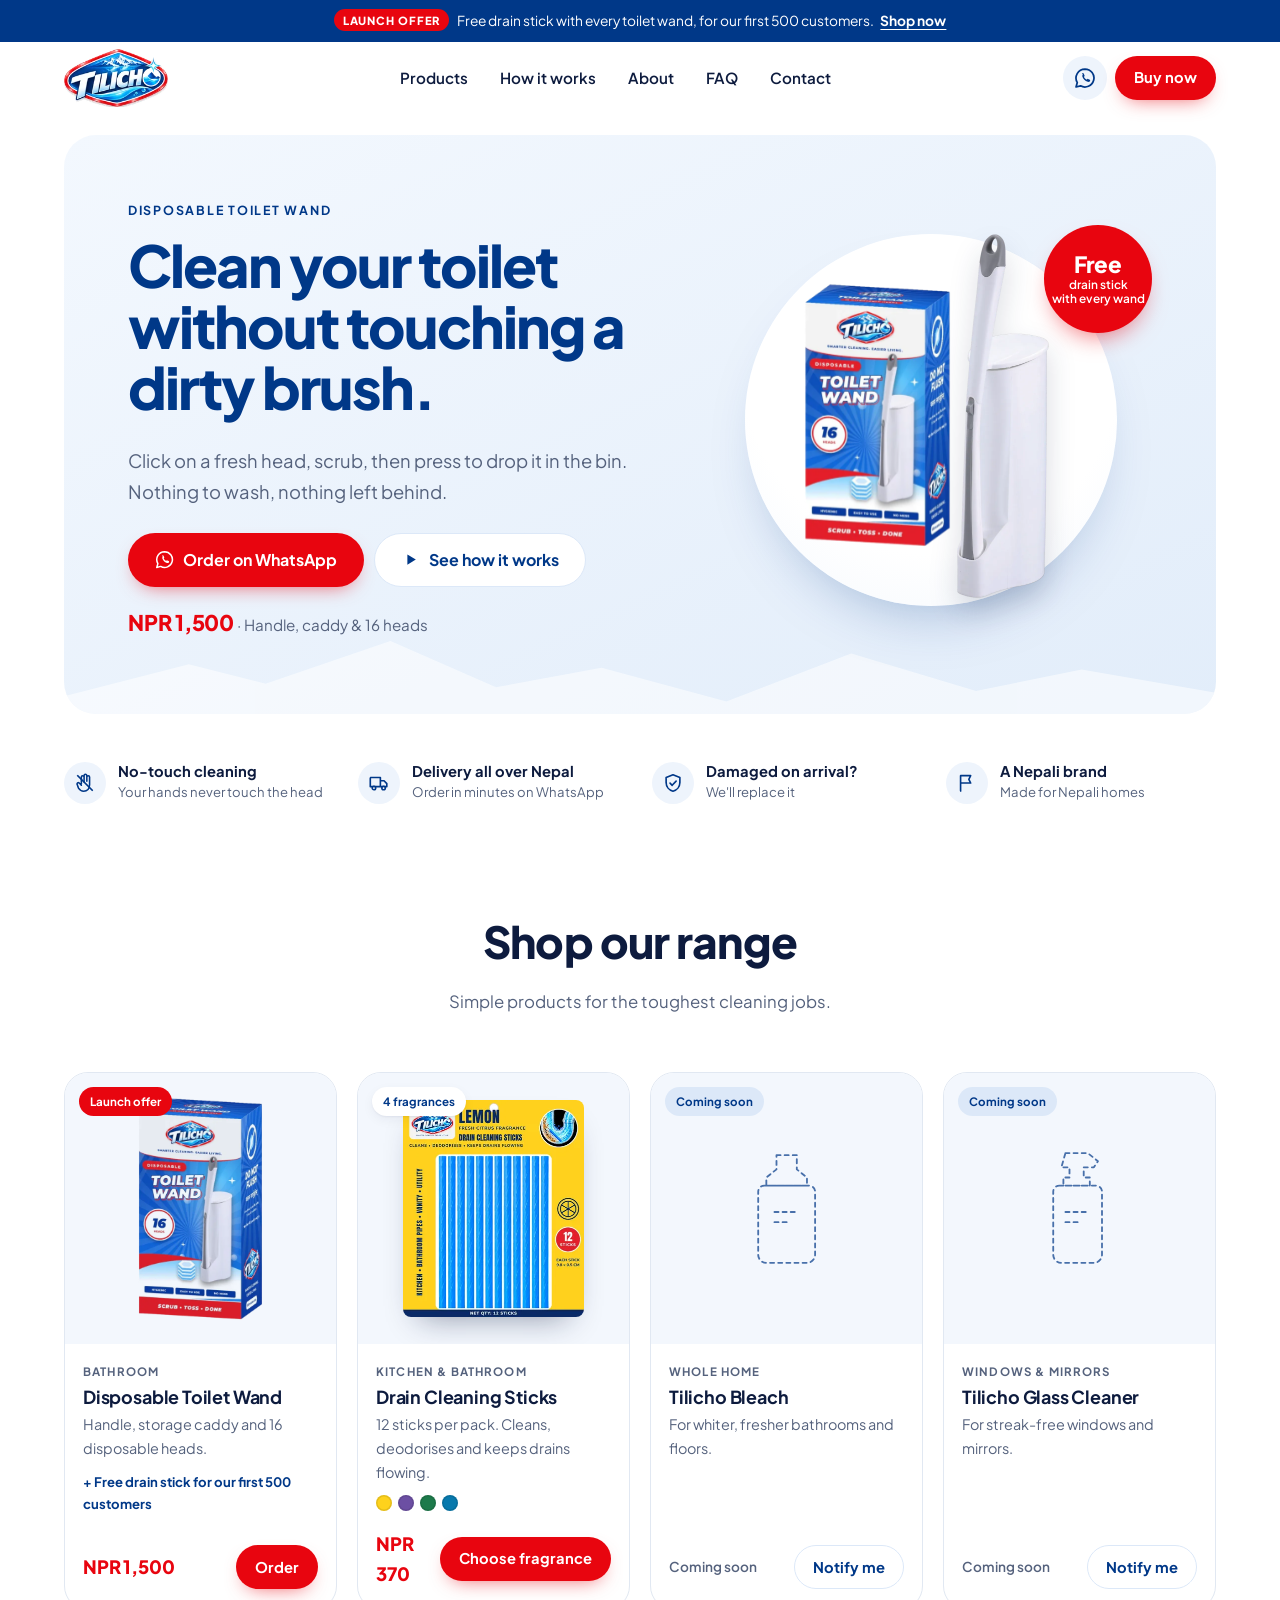
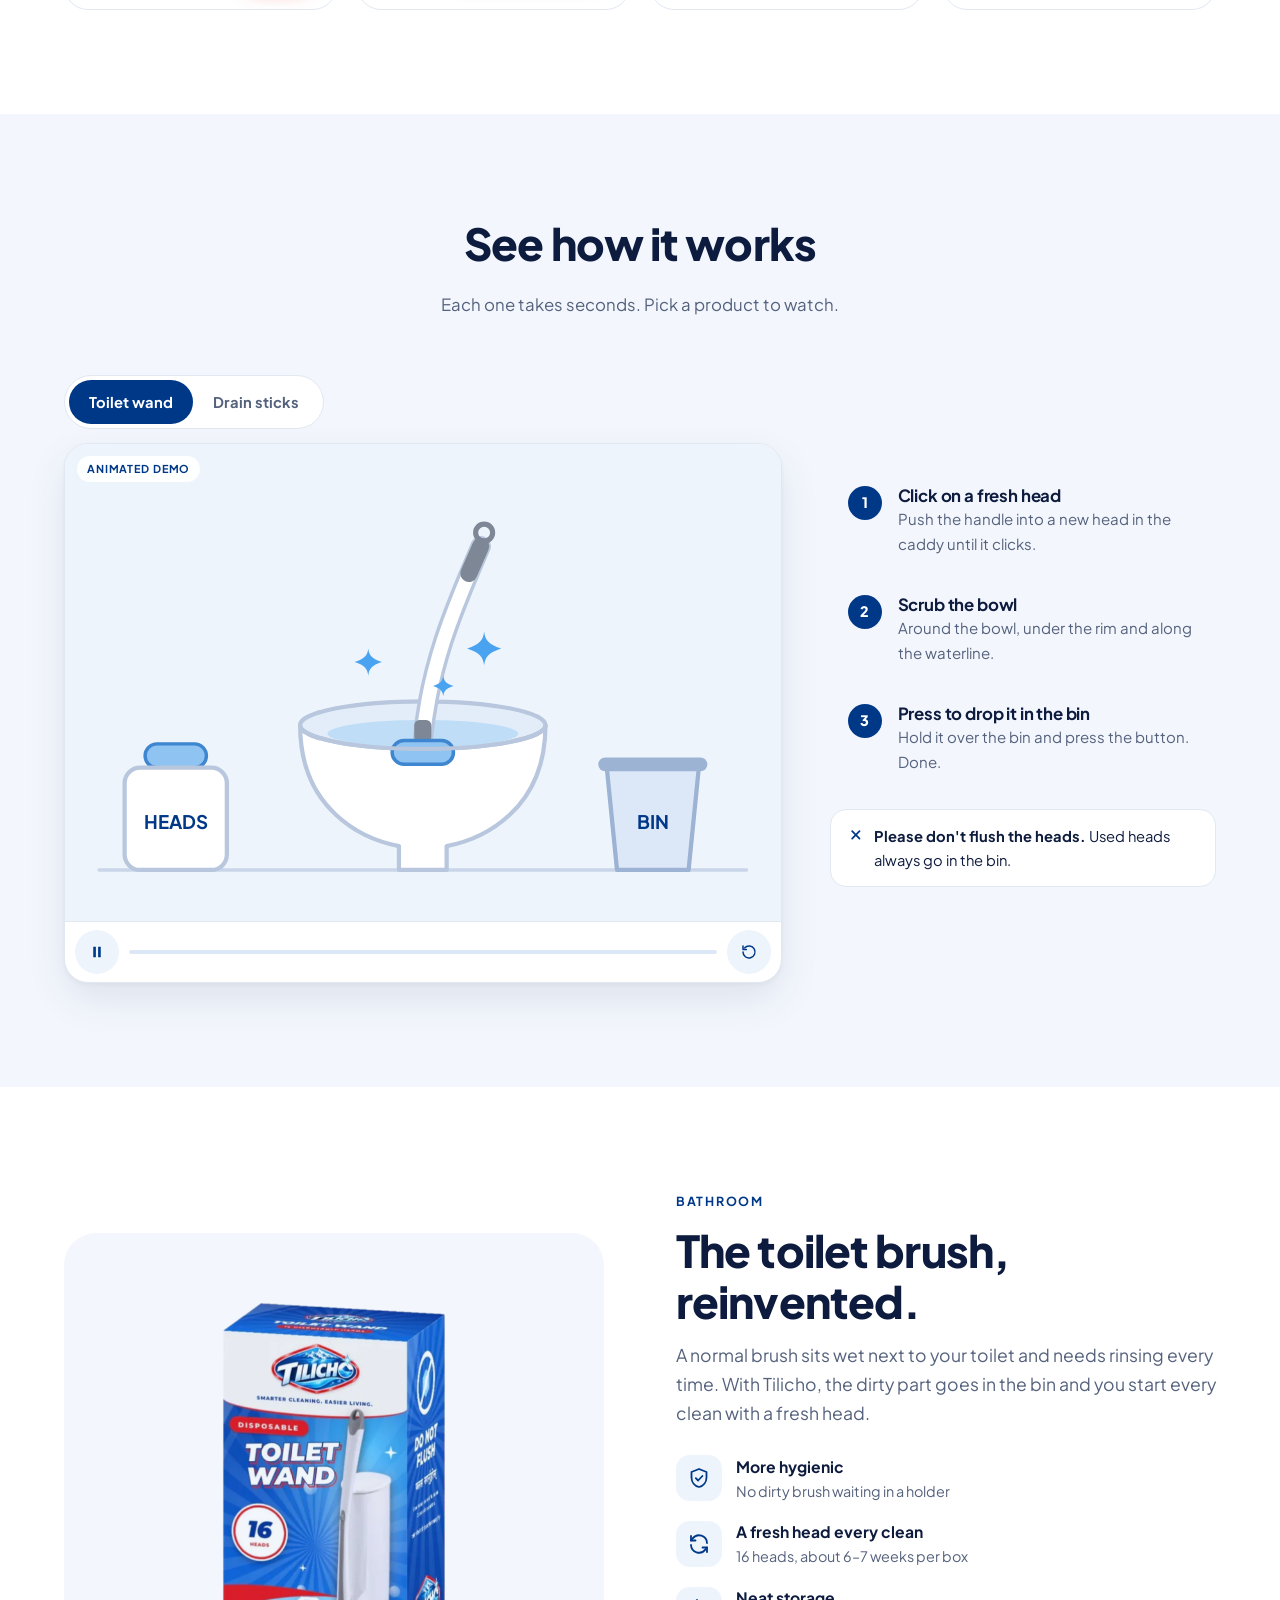
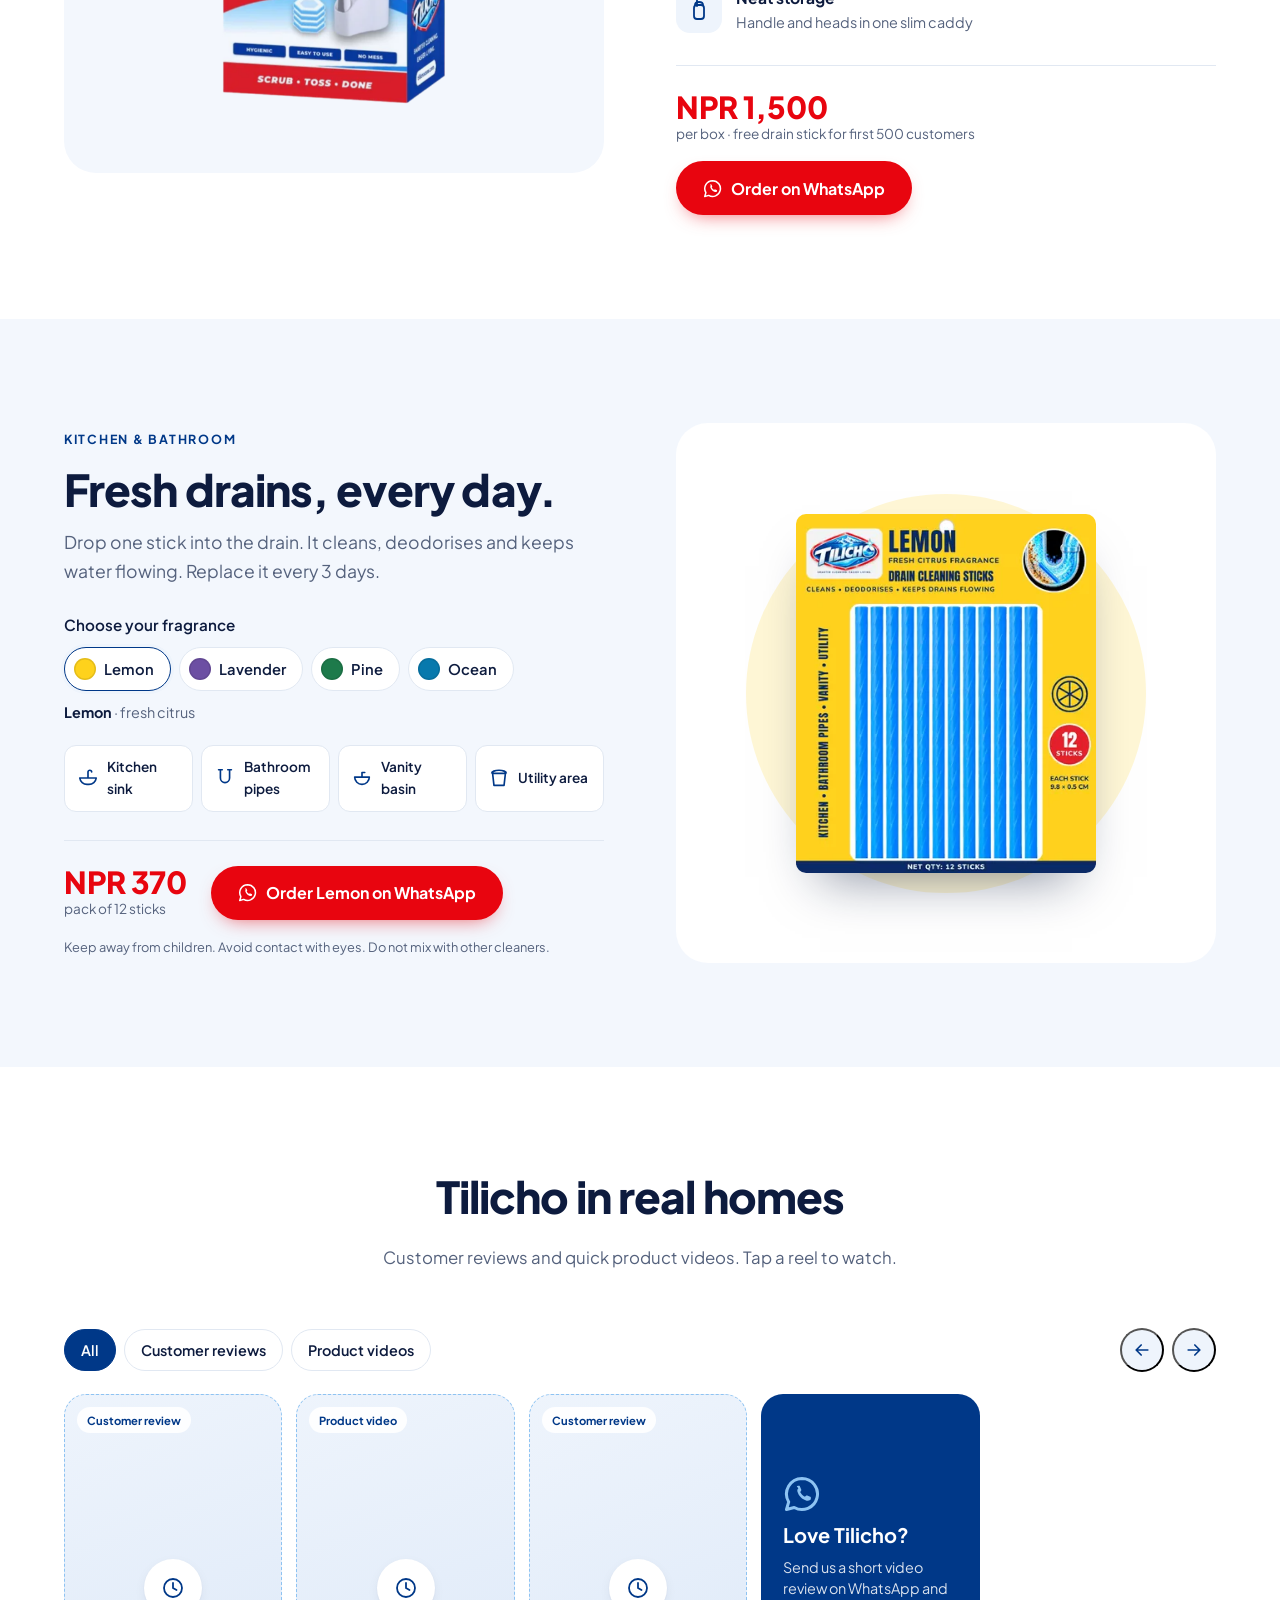
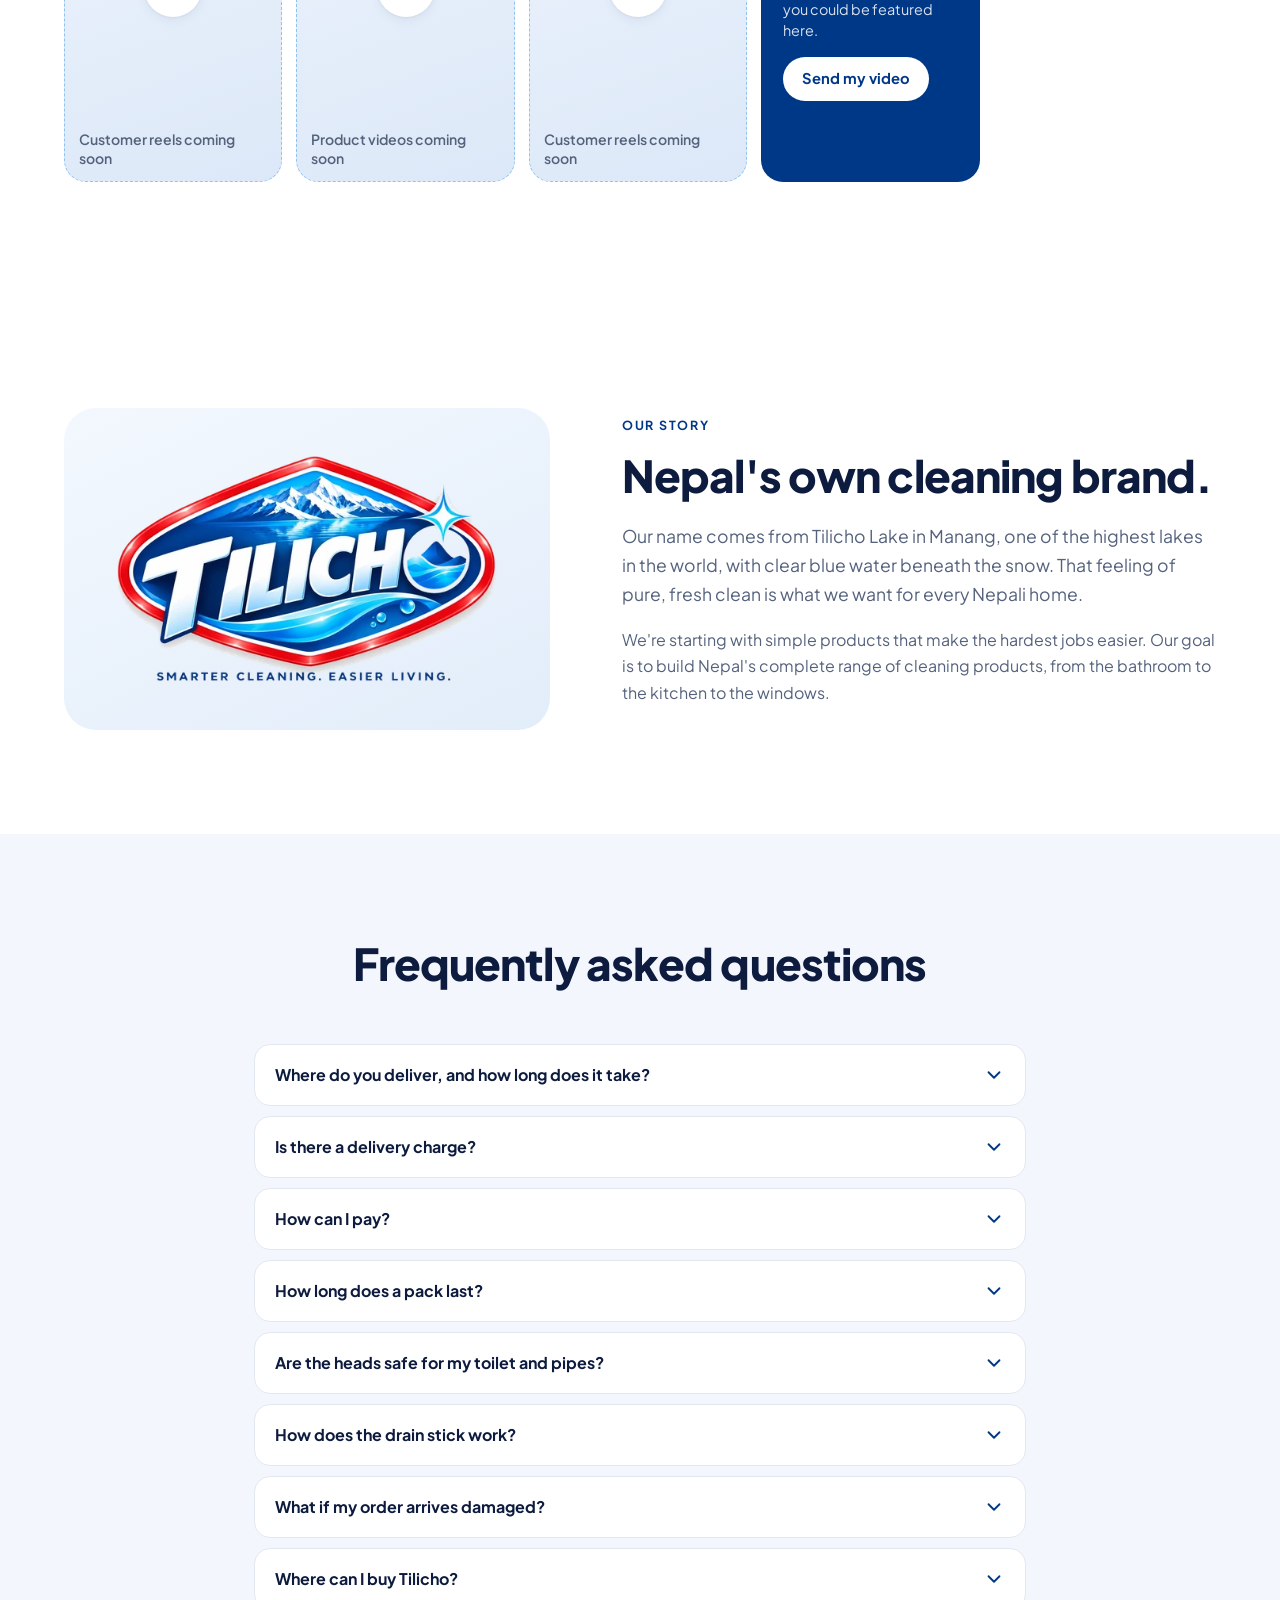
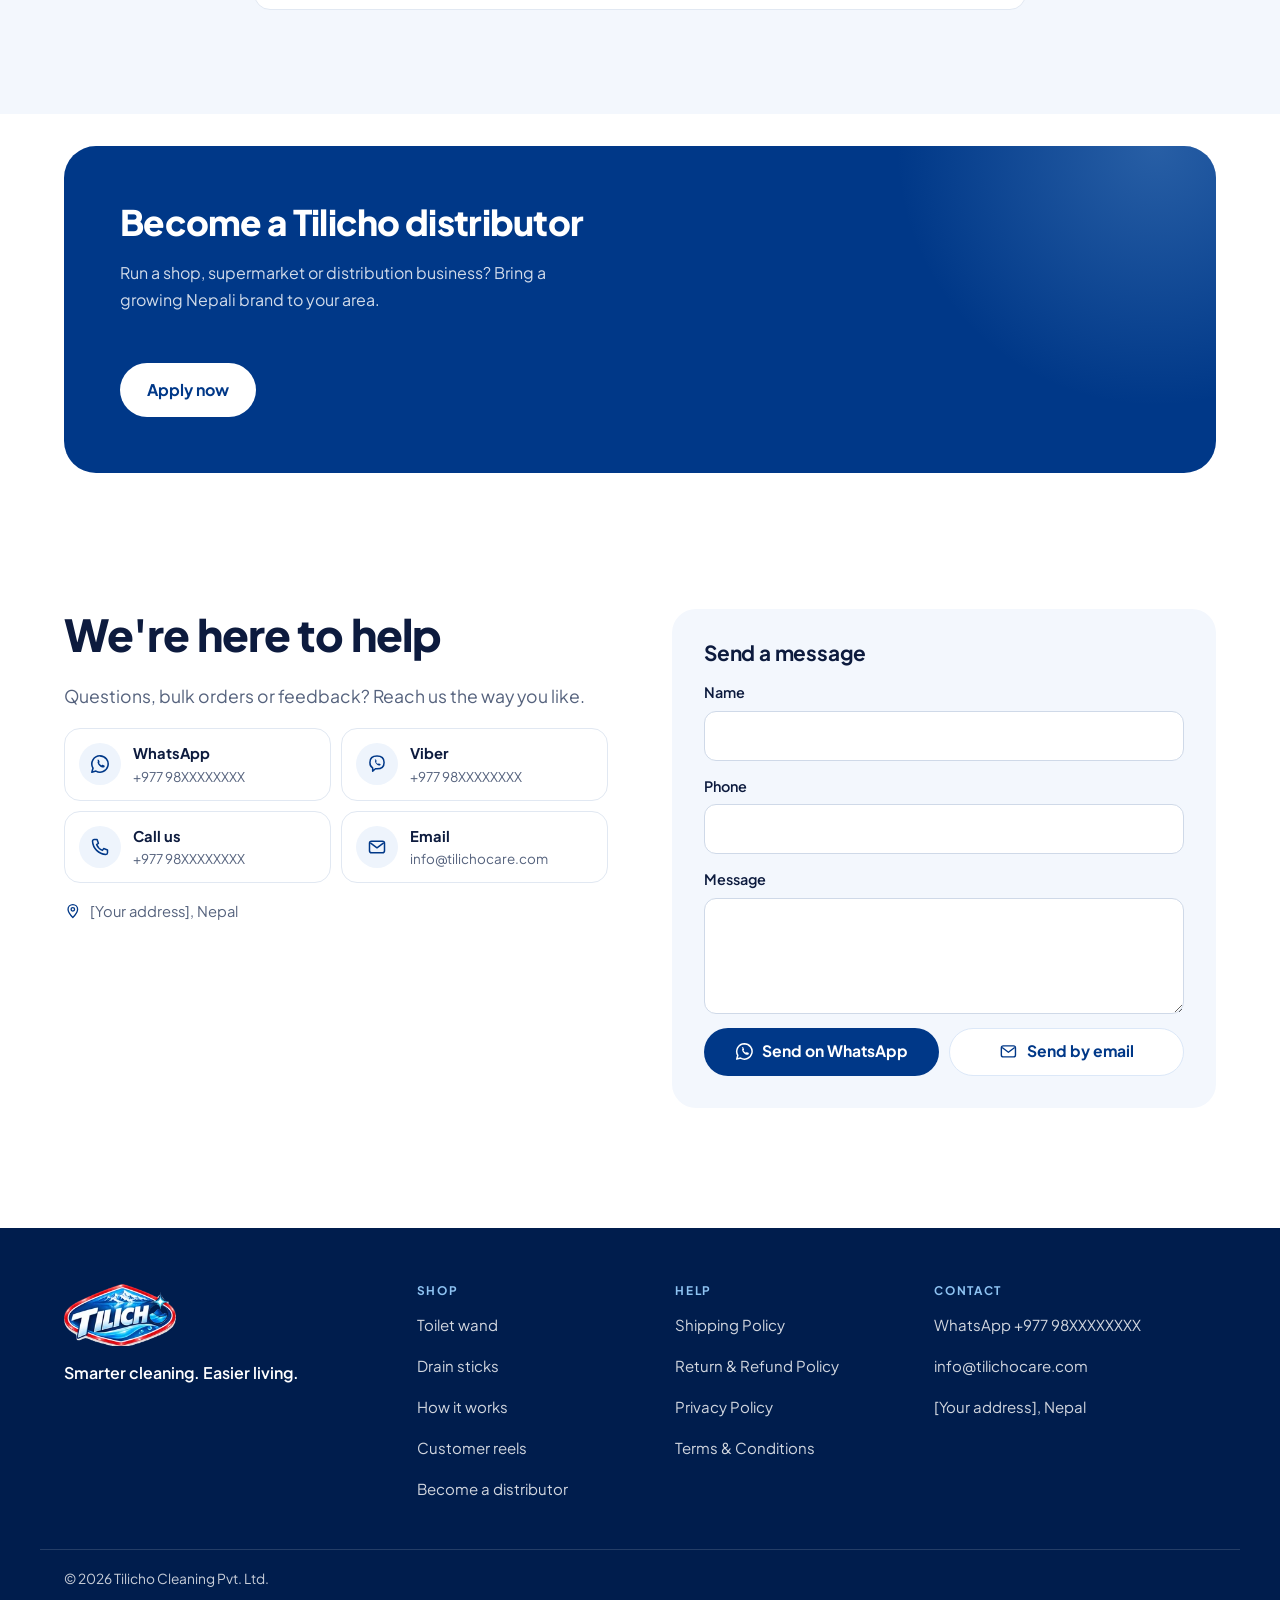
<file: index.html>
<!doctype html>
<html lang="en">
<head>
  <meta charset="utf-8">
  <meta name="viewport" content="width=device-width, initial-scale=1, viewport-fit=cover">
  <title>Tilicho Cleaning | Disposable Toilet Wand &amp; Drain Cleaning Sticks in Nepal</title>
  <meta name="description" content="Clean your toilet without touching a dirty brush. Tilicho disposable toilet wand (16 heads, NPR 1,500) and drain cleaning sticks (NPR 370). A Nepali brand, delivering all over Nepal. Order on WhatsApp.">
  <link rel="canonical" href="https://tilichocare.com/">
  <meta name="theme-color" content="#003888">

  <!-- Open Graph / sharing previews (Facebook, WhatsApp, Viber) -->
  <meta property="og:type" content="website">
  <meta property="og:site_name" content="Tilicho Cleaning">
  <meta property="og:title" content="Tilicho Disposable Toilet Wand: never touch a dirty brush again">
  <meta property="og:description" content="Click on a fresh head, scrub, drop it in the bin. 16 heads for NPR 1,500, with a free drain stick for our first 500 customers. Delivery all over Nepal.">
  <meta property="og:url" content="https://tilichocare.com/">
  <meta property="og:image" content="https://tilichocare.com/og-image.jpg">
  <meta property="og:image:width" content="1200">
  <meta property="og:image:height" content="630">
  <meta property="og:image:alt" content="Tilicho logo next to the white disposable toilet wand in its storage caddy">
  <meta property="og:locale" content="en_US">
  <meta name="twitter:card" content="summary_large_image">

  <link rel="icon" href="/favicon.ico" sizes="48x48">
  <link rel="icon" type="image/png" sizes="32x32" href="/favicon-32.png">
  <link rel="apple-touch-icon" href="/apple-touch-icon.png">
  <link rel="manifest" href="/site.webmanifest">

  <link rel="preconnect" href="https://fonts.googleapis.com">
  <link rel="preconnect" href="https://fonts.gstatic.com" crossorigin>
  <link rel="stylesheet" href="https://fonts.googleapis.com/css2?family=Plus+Jakarta+Sans:wght@400;500;600;700;800&amp;display=swap">
  <link rel="preload" as="image" href="images/wand-400.webp" type="image/webp">
  <link rel="stylesheet" href="styles.css">

  <script type="application/ld+json">
  {
    "@context": "https://schema.org",
    "@graph": [
      {
        "@type": "Organization",
        "name": "Tilicho Cleaning Pvt. Ltd.",
        "url": "https://tilichocare.com/",
        "logo": "https://tilichocare.com/favicon-512.png",
        "email": "info@tilichocare.com",
        "slogan": "Smarter cleaning. Easier living."
      },
      {
        "@type": "Product",
        "name": "Tilicho Disposable Toilet Wand (16 heads)",
        "brand": {"@type": "Brand", "name": "Tilicho"},
        "image": "https://tilichocare.com/images/wand-box-560.webp",
        "description": "Disposable toilet wand with storage caddy and 16 disposable cleaning heads.",
        "offers": {"@type": "Offer", "price": "1500", "priceCurrency": "NPR", "availability": "https://schema.org/InStock"}
      },
      {
        "@type": "Product",
        "name": "Tilicho Drain Cleaning Sticks (12 sticks)",
        "brand": {"@type": "Brand", "name": "Tilicho"},
        "image": "https://tilichocare.com/images/pouch-lemon-600.webp",
        "description": "Drain cleaning sticks in Lemon, Lavender, Pine and Ocean fragrances. 12 sticks per pack.",
        "offers": {"@type": "Offer", "price": "370", "priceCurrency": "NPR", "availability": "https://schema.org/InStock"}
      }
    ]
  }
  </script>

  <!-- ===== ANALYTICS SLOT 1: paste your Meta (Facebook) Pixel code below this line ===== -->

  <!-- ===== ANALYTICS SLOT 2: paste your Google Analytics (gtag.js) code below this line ===== -->

</head>
<body>
  <a class="skip-link" href="#main">Skip to content</a>
  <svg width="0" height="0" style="position:absolute" aria-hidden="true">
    <defs>
      <symbol id="i-whatsapp" viewBox="0 0 24 24"><path d="M12 2.2a9.8 9.8 0 0 0-8.4 14.8L2.2 21.8l4.9-1.3A9.8 9.8 0 1 0 12 2.2z" fill="none" stroke="currentColor" stroke-width="1.9" stroke-linejoin="round"/><path d="M8.7 7.3c.2-.4.5-.5.8-.5h.6c.2 0 .4 0 .6.5l.8 1.9c.1.2.1.4 0 .6l-.5.7c-.1.2-.1.4 0 .6.6 1 1.4 1.8 2.4 2.4.2.1.4.1.6 0l.7-.5c.2-.1.4-.1.6 0l1.9.8c.3.1.4.3.4.6v.6c0 .3-.1.6-.5.8-.6.4-1.4.6-2.2.4-2.8-.8-5-3-5.8-5.8-.2-.8 0-1.5.6-2.1z" fill="currentColor"/></symbol>
      <symbol id="i-viber" viewBox="0 0 24 24"><path d="M12 2.5c-5 0-8.5 1.6-8.5 7.6 0 3.4 1.2 5.4 3.3 6.5v4.1l3.3-3c.6.1 1.2.1 1.9.1 5 0 8.5-1.6 8.5-7.7S17 2.5 12 2.5z" fill="none" stroke="currentColor" stroke-width="1.8" stroke-linejoin="round"/><path d="M9.3 6.9c.2-.3.4-.4.7-.4h.4c.2 0 .4.1.5.4l.6 1.5c.1.2 0 .4-.1.5l-.4.5c-.1.1-.1.3 0 .5.5.8 1.1 1.4 1.9 1.9.2.1.3.1.5 0l.5-.4c.1-.1.3-.2.5-.1l1.5.6c.2.1.4.3.4.5v.4c0 .3-.1.5-.4.7-.5.3-1.1.4-1.7.3-2.2-.6-3.9-2.3-4.5-4.5-.1-.6 0-1.2.4-1.6z" fill="currentColor"/></symbol>
      <symbol id="i-phone" viewBox="0 0 24 24"><path d="M5 3h3.5l1.6 4.6-2.2 1.5a12 12 0 0 0 7 7l1.5-2.2L21 15.5V19a2 2 0 0 1-2 2A17 17 0 0 1 3 5a2 2 0 0 1 2-2z" fill="none" stroke="currentColor" stroke-width="1.8" stroke-linejoin="round"/></symbol>
      <symbol id="i-mail" viewBox="0 0 24 24"><rect x="3" y="5" width="18" height="14" rx="2.5" fill="none" stroke="currentColor" stroke-width="1.8"/><path d="m4 7 8 6 8-6" fill="none" stroke="currentColor" stroke-width="1.8" stroke-linejoin="round"/></symbol>
      <symbol id="i-pin" viewBox="0 0 24 24"><path d="M12 21s-6.5-6-6.5-11a6.5 6.5 0 0 1 13 0c0 5-6.5 11-6.5 11z" fill="none" stroke="currentColor" stroke-width="1.8" stroke-linejoin="round"/><circle cx="12" cy="10" r="2.4" fill="none" stroke="currentColor" stroke-width="1.8"/></symbol>
      <symbol id="i-facebook" viewBox="0 0 24 24"><path d="M14 8.2h3V4.3h-3.1c-2.9 0-4.6 1.8-4.6 4.7v2.2H6.8v3.9h2.5V22h4.1v-6.9h3l.5-3.9h-3.5V9.3c0-.7.4-1.1 1.1-1.1z" fill="currentColor"/></symbol>
      <symbol id="i-instagram" viewBox="0 0 24 24"><rect x="3.2" y="3.2" width="17.6" height="17.6" rx="5" fill="none" stroke="currentColor" stroke-width="1.9"/><circle cx="12" cy="12" r="4.1" fill="none" stroke="currentColor" stroke-width="1.9"/><circle cx="17.3" cy="6.7" r="1.2" fill="currentColor"/></symbol>
      <symbol id="i-tiktok" viewBox="0 0 24 24"><path d="M16.2 2.5c.4 2.4 1.8 3.9 4.3 4.2v3.4c-1.6 0-3-.5-4.3-1.2v6.4a6.3 6.3 0 1 1-6.3-6.3h.6v3.5a2.9 2.9 0 1 0 2.3 2.8V2.5h3.4z" fill="currentColor"/></symbol>
      <symbol id="i-check" viewBox="0 0 24 24"><path d="m5 12.5 4.2 4.2L19 7" fill="none" stroke="currentColor" stroke-width="2.4" stroke-linecap="round" stroke-linejoin="round"/></symbol>
      <symbol id="i-x" viewBox="0 0 24 24"><path d="M7 7l10 10M17 7 7 17" fill="none" stroke="currentColor" stroke-width="2.4" stroke-linecap="round"/></symbol>
      <symbol id="i-shield" viewBox="0 0 24 24"><path d="M12 3 4.5 6v5.5c0 4.6 3.2 8.4 7.5 9.5 4.3-1.1 7.5-4.9 7.5-9.5V6L12 3z" fill="none" stroke="currentColor" stroke-width="1.8" stroke-linejoin="round"/><path d="m8.8 12.2 2.3 2.3 4.3-4.5" fill="none" stroke="currentColor" stroke-width="1.8" stroke-linecap="round" stroke-linejoin="round"/></symbol>
      <symbol id="i-hand" viewBox="0 0 24 24"><path d="M8 13V5.5a1.5 1.5 0 0 1 3 0V11m0-1V4a1.5 1.5 0 0 1 3 0v6m0-.5V5.5a1.5 1.5 0 0 1 3 0V14c0 4-2.5 7-6.5 7-2.7 0-4.2-1.2-5.6-3.4L3.6 14a1.5 1.5 0 0 1 2.4-1.8L8 14.5" fill="none" stroke="currentColor" stroke-width="1.7" stroke-linecap="round" stroke-linejoin="round"/><path d="M3 3l18 18" stroke="currentColor" stroke-width="1.9" stroke-linecap="round"/></symbol>
      <symbol id="i-refresh" viewBox="0 0 24 24"><path d="M20 11a8 8 0 0 0-14.3-4.6L4 8.5M4 13a8 8 0 0 0 14.3 4.6L20 15.5" fill="none" stroke="currentColor" stroke-width="1.8" stroke-linecap="round"/><path d="M4 4v4.5h4.5M20 20v-4.5h-4.5" fill="none" stroke="currentColor" stroke-width="1.8" stroke-linecap="round" stroke-linejoin="round"/></symbol>
      <symbol id="i-caddy" viewBox="0 0 24 24"><rect x="7" y="7" width="10" height="14" rx="3" fill="none" stroke="currentColor" stroke-width="1.8"/><path d="M8 7c0-2 1.8-3 4-3s4 1 4 3" fill="none" stroke="currentColor" stroke-width="1.8"/><path d="M10 2v6" stroke="currentColor" stroke-width="1.8" stroke-linecap="round"/></symbol>
      <symbol id="i-bolt" viewBox="0 0 24 24"><path d="M13 2 5 13.5h6L10 22l8-11.5h-6L13 2z" fill="none" stroke="currentColor" stroke-width="1.8" stroke-linejoin="round"/></symbol>
      <symbol id="i-truck" viewBox="0 0 24 24"><path d="M2.5 6h11v10h-11zM13.5 9.5h4l3 3.2V16h-7" fill="none" stroke="currentColor" stroke-width="1.8" stroke-linejoin="round"/><circle cx="6.5" cy="17.5" r="1.9" fill="#fff" stroke="currentColor" stroke-width="1.8"/><circle cx="17" cy="17.5" r="1.9" fill="#fff" stroke="currentColor" stroke-width="1.8"/></symbol>
      <symbol id="i-box" viewBox="0 0 24 24"><path d="m12 2.8 8.5 4.4v9.6L12 21.2l-8.5-4.4V7.2L12 2.8z" fill="none" stroke="currentColor" stroke-width="1.8" stroke-linejoin="round"/><path d="M3.8 7.4 12 11.7l8.2-4.3M12 11.7v9.3" fill="none" stroke="currentColor" stroke-width="1.8" stroke-linejoin="round"/></symbol>
      <symbol id="i-chat" viewBox="0 0 24 24"><path d="M4 5h16v11H9l-5 4V5z" fill="none" stroke="currentColor" stroke-width="1.8" stroke-linejoin="round"/><path d="M8 9.5h8M8 12.5h5" stroke="currentColor" stroke-width="1.8" stroke-linecap="round"/></symbol>
      <symbol id="i-globe" viewBox="0 0 24 24"><circle cx="12" cy="12" r="9" fill="none" stroke="currentColor" stroke-width="1.8"/><path d="M3 12h18M12 3c2.6 2.6 3.8 5.6 3.8 9s-1.2 6.4-3.8 9c-2.6-2.6-3.8-5.6-3.8-9S9.4 5.6 12 3z" fill="none" stroke="currentColor" stroke-width="1.8"/></symbol>
      <symbol id="i-share" viewBox="0 0 24 24"><circle cx="17.5" cy="5.5" r="2.6" fill="none" stroke="currentColor" stroke-width="1.8"/><circle cx="6.5" cy="12" r="2.6" fill="none" stroke="currentColor" stroke-width="1.8"/><circle cx="17.5" cy="18.5" r="2.6" fill="none" stroke="currentColor" stroke-width="1.8"/><path d="m8.8 10.7 6.4-3.9M8.8 13.3l6.4 3.9" stroke="currentColor" stroke-width="1.8"/></symbol>
      <symbol id="i-store" viewBox="0 0 24 24"><path d="M4 9.5V20h16V9.5M3 5l1.5-2h15L21 5v2a3 3 0 0 1-6 0 3 3 0 0 1-6 0 3 3 0 0 1-6 0V5z" fill="none" stroke="currentColor" stroke-width="1.8" stroke-linejoin="round"/><path d="M10 20v-5h4v5" fill="none" stroke="currentColor" stroke-width="1.8"/></symbol>
      <symbol id="i-sink" viewBox="0 0 24 24"><path d="M3 12h18a8 8 0 0 1-8 7h-2a8 8 0 0 1-8-7zM12 12V5.5a2 2 0 0 1 4 0" fill="none" stroke="currentColor" stroke-width="1.8" stroke-linecap="round" stroke-linejoin="round"/></symbol>
      <symbol id="i-pipe" viewBox="0 0 24 24"><path d="M7 3v9a5 5 0 0 0 10 0V3" fill="none" stroke="currentColor" stroke-width="1.8" stroke-linecap="round"/><path d="M5 3h4M15 3h4" stroke="currentColor" stroke-width="1.8" stroke-linecap="round"/></symbol>
      <symbol id="i-basin" viewBox="0 0 24 24"><path d="M4 11h16a8 8 0 0 1-16 0zM12 11V6h3" fill="none" stroke="currentColor" stroke-width="1.8" stroke-linecap="round" stroke-linejoin="round"/></symbol>
      <symbol id="i-bucket" viewBox="0 0 24 24"><path d="M5 7h14l-1.5 13h-11L5 7zM4 7c0-2 3.6-3.5 8-3.5S20 5 20 7" fill="none" stroke="currentColor" stroke-width="1.8" stroke-linejoin="round"/></symbol>
      <symbol id="i-clock" viewBox="0 0 24 24"><circle cx="12" cy="12" r="9" fill="none" stroke="currentColor" stroke-width="1.8"/><path d="M12 7v5l3.5 2" fill="none" stroke="currentColor" stroke-width="1.8" stroke-linecap="round"/></symbol>
      <symbol id="i-plus" viewBox="0 0 24 24"><path d="M12 5v14M5 12h14" stroke="currentColor" stroke-width="2.2" stroke-linecap="round"/></symbol>
      <symbol id="i-sparkle" viewBox="0 0 24 24"><path d="M12 2c.6 4.6 2.4 7.4 10 10-7.6 2.6-9.4 5.4-10 10-.6-4.6-2.4-7.4-10-10 7.6-2.6 9.4-5.4 10-10z" fill="currentColor"/></symbol>
      <symbol id="i-arrow" viewBox="0 0 24 24"><path d="M5 12h13m-5-6 6 6-6 6" fill="none" stroke="currentColor" stroke-width="2" stroke-linecap="round" stroke-linejoin="round"/></symbol>
          <symbol id="i-play" viewBox="0 0 24 24"><path d="M8 5.5v13l10.5-6.5z" fill="currentColor"/></symbol>
      <symbol id="i-pause" viewBox="0 0 24 24"><path d="M7 5h3.5v14H7zM13.5 5H17v14h-3.5z" fill="currentColor"/></symbol>
      <symbol id="i-replay" viewBox="0 0 24 24"><path d="M4 12a8 8 0 1 0 2.3-5.6M4 4v4.5h4.5" fill="none" stroke="currentColor" stroke-width="2" stroke-linecap="round" stroke-linejoin="round"/></symbol>
          <symbol id="i-star" viewBox="0 0 24 24"><path d="M12 3l2.6 5.6 6 .7-4.5 4.1 1.2 6L12 16.4 6.7 19.4l1.2-6L3.4 9.3l6-.7z" fill="none" stroke="currentColor" stroke-width="1.8" stroke-linejoin="round"/></symbol>
      <symbol id="i-flag" viewBox="0 0 24 24"><path d="M5 21V4M5 4h11l-2 4 2 4H5" fill="none" stroke="currentColor" stroke-width="1.8" stroke-linecap="round" stroke-linejoin="round"/></symbol>
      <symbol id="i-chev" viewBox="0 0 24 24"><path d="m6 9 6 6 6-6" fill="none" stroke="currentColor" stroke-width="2" stroke-linecap="round" stroke-linejoin="round"/></symbol>
    </defs>
  </svg>

  <!-- Announcement bar -->
  <div class="announce">
    <div class="container announce-inner">
      <p><span class="announce-tag">Launch offer</span> <span class="ann-long">Free drain stick with every toilet wand, for our first 500 customers.</span><span class="ann-short">Free drain stick with every wand</span> <a href="#shop">Shop now</a></p>
    </div>
  </div>

  <!-- ================= HEADER ================= -->
  <header class="site-header" id="top">
    <div class="container header-inner">
      <a class="brand" href="#top" aria-label="Tilicho Cleaning, back to top">
        <img src="images/logo-180.webp" srcset="images/logo-180.webp 180w, images/logo-320.webp 320w" sizes="110px" width="180" height="100" alt="Tilicho logo: a snow mountain over a lake inside a red and blue badge">
      </a>
      <nav class="main-nav" id="main-nav" aria-label="Main">
        <ul>
          <li><a href="#shop">Products</a></li>
          <li><a href="#how">How it works</a></li>
          <li><a href="#about">About</a></li>
          <li><a href="#faq">FAQ</a></li>
          <li><a href="#contact">Contact</a></li>
        </ul>
      </nav>
      <div class="header-actions">
        <a class="icon-btn" data-link="whatsapp" href="https://wa.me/" target="_blank" rel="noopener" aria-label="Chat with us on WhatsApp"><svg aria-hidden="true"><use href="#i-whatsapp"/></svg></a>
        <a class="btn btn-buy btn-sm" href="#shop">Buy now</a>
        <button class="nav-toggle" type="button" aria-controls="main-nav" aria-expanded="false" aria-label="Open menu"><span></span><span></span><span></span></button>
      </div>
    </div>
  </header>

  <main id="main">
    <!-- ================= HERO ================= -->
    <section class="hero" aria-labelledby="hero-title">
      <div class="container">
        <div class="hero-panel">
          <div class="hero-copy">
            <p class="eyebrow">Disposable toilet wand</p>
            <h1 id="hero-title">Clean your toilet without touching a dirty brush.</h1>
            <p class="hero-lead">Click on a fresh head, scrub, then press to drop it in the bin. Nothing to wash, nothing left behind.</p>
            <div class="hero-ctas">
              <a class="btn btn-buy btn-lg" href="https://wa.me/?text=Hello%20Tilicho%21%20I%20would%20like%20to%20order%20the%20Disposable%20Toilet%20Wand%20%28box%20of%2016%20heads%29%2C%20NPR%201%2C500.%0APlease%20include%20the%20free%20drain%20stick%20launch%20offer%20if%20still%20available.%0AQuantity%3A%201%0AName%3A%0ADelivery%20address%3A" target="_blank" rel="noopener" data-order="wand"><svg class="ico" aria-hidden="true"><use href="#i-whatsapp"/></svg>Order on WhatsApp</a>
              <a class="btn btn-quiet btn-lg" href="#how"><svg class="ico" aria-hidden="true"><use href="#i-play"/></svg>See how it works</a>
            </div>
            <p class="hero-price"><span class="price">NPR 1,500</span> <span>· Handle, caddy &amp; 16 heads</span></p>
          </div>
          <div class="hero-visual">
            <div class="plate" aria-hidden="true"></div>
            <img class="hero-box" src="images/wand-box-360.webp" width="360" height="639" alt="Tilicho Disposable Toilet Wand retail box, 16 heads" fetchpriority="high">
            <img class="hero-wand" src="images/wand-400.webp" srcset="images/wand-240.webp 240w, images/wand-400.webp 400w" sizes="(min-width: 960px) 150px, 28vw" width="400" height="1479" alt="White Tilicho toilet wand with grey grip, standing in its slim storage caddy" fetchpriority="high">
            <p class="hero-badge"><b>Free</b> drain stick<br>with every wand</p>
          </div>
          <svg class="hero-mountains" viewBox="0 0 1200 90" preserveAspectRatio="none" aria-hidden="true"><path d="M0 70 L130 34 L210 56 L340 8 L450 60 L560 38 L690 76 L820 22 L950 64 L1060 40 L1200 66 V90 H0 Z"/></svg>
        </div>
      </div>
    </section>

    <!-- ================= BENEFITS STRIP ================= -->
    <section class="perks" aria-label="Why shop with Tilicho">
      <div class="container">
        <ul class="perks-list">
          <li class="reveal"><svg aria-hidden="true"><use href="#i-hand"/></svg><div><b>No-touch cleaning</b><span>Your hands never touch the head</span></div></li>
          <li class="reveal"><svg aria-hidden="true"><use href="#i-truck"/></svg><div><b>Delivery all over Nepal</b><span>Order in minutes on WhatsApp</span></div></li>
          <li class="reveal"><svg aria-hidden="true"><use href="#i-shield"/></svg><div><b>Damaged on arrival?</b><span>We'll replace it</span></div></li>
          <li class="reveal"><svg aria-hidden="true"><use href="#i-flag"/></svg><div><b>A Nepali brand</b><span>Made for Nepali homes</span></div></li>
        </ul>
      </div>
    </section>

    <!-- ================= SHOP ================= -->
    <section class="section" id="shop" aria-labelledby="shop-title">
      <div class="container">
        <div class="sec-head reveal">
          <h2 id="shop-title">Shop our range</h2>
          <p>Simple products for the toughest cleaning jobs.</p>
        </div>

        <div class="shop-grid">
          <article class="card reveal" aria-labelledby="c-wand">
            <a class="card-media" href="#toilet-wand" tabindex="-1" aria-hidden="true">
              <span class="badge badge-red">Launch offer</span>
              <img src="images/wand-box-360.webp" srcset="images/wand-box-360.webp 360w, images/wand-box-560.webp 560w" sizes="(min-width: 1000px) 260px, (min-width: 600px) 45vw, 80vw" width="360" height="639" loading="lazy" decoding="async" alt="">
            </a>
            <div class="card-body">
              <p class="card-cat">Bathroom</p>
              <h3 id="c-wand"><a href="#toilet-wand">Disposable Toilet Wand</a></h3>
              <p class="card-desc">Handle, storage caddy and 16 disposable heads.</p>
              <p class="card-note">+ Free drain stick for our first 500 customers</p>
              <div class="card-foot">
                <span class="price">NPR 1,500</span>
                <a class="btn btn-buy btn-sm" href="https://wa.me/?text=Hello%20Tilicho%21%20I%20would%20like%20to%20order%20the%20Disposable%20Toilet%20Wand%20%28box%20of%2016%20heads%29%2C%20NPR%201%2C500.%0APlease%20include%20the%20free%20drain%20stick%20launch%20offer%20if%20still%20available.%0AQuantity%3A%201%0AName%3A%0ADelivery%20address%3A" target="_blank" rel="noopener" data-order="wand">Order</a>
              </div>
            </div>
          </article>

          <article class="card reveal" aria-labelledby="c-drain">
            <a class="card-media card-media-pouch" href="#drain-sticks" tabindex="-1" aria-hidden="true">
              <span class="badge">4 fragrances</span>
              <img src="images/pouch-lemon-360.webp" width="360" height="431" loading="lazy" decoding="async" alt="">
            </a>
            <div class="card-body">
              <p class="card-cat">Kitchen &amp; bathroom</p>
              <h3 id="c-drain"><a href="#drain-sticks">Drain Cleaning Sticks</a></h3>
              <p class="card-desc">12 sticks per pack. Cleans, deodorises and keeps drains flowing.</p>
              <p class="card-dots"><span class="sr-only">Fragrances: Lemon, Lavender, Pine, Ocean</span><i style="--c:#fed21c"></i><i style="--c:#6c4fa3"></i><i style="--c:#1d7a4b"></i><i style="--c:#0779ad"></i></p>
              <div class="card-foot">
                <span class="price">NPR 370</span>
                <a class="btn btn-buy btn-sm" href="#drain-sticks">Choose fragrance</a>
              </div>
            </div>
          </article>

          <article class="card card-soon reveal" aria-labelledby="c-bleach">
            <div class="card-media card-media-soon" aria-hidden="true">
              <span class="badge badge-soft">Coming soon</span>
              <svg viewBox="0 0 80 120"><path d="M30 8h20v14l10 8v8H20v-8l10-8z M18 38h44a6 6 0 0 1 6 6v62a8 8 0 0 1-8 8H20a8 8 0 0 1-8-8V44a6 6 0 0 1 6-6z"/><path d="M28 64h24M28 74h16"/></svg>
            </div>
            <div class="card-body">
              <p class="card-cat">Whole home</p>
              <h3 id="c-bleach">Tilicho Bleach</h3>
              <p class="card-desc">For whiter, fresher bathrooms and floors.</p>
              <div class="card-foot">
                <span class="soon-label">Coming soon</span>
                <a class="btn btn-quiet btn-sm" href="https://wa.me/?text=Hello%20Tilicho%21%20Please%20let%20me%20know%20when%20Tilicho%20Bleach%20is%20available." target="_blank" rel="noopener" data-notify="Tilicho Bleach">Notify me</a>
              </div>
            </div>
          </article>

          <article class="card card-soon reveal" aria-labelledby="c-glass">
            <div class="card-media card-media-soon" aria-hidden="true">
              <span class="badge badge-soft">Coming soon</span>
              <svg viewBox="0 0 80 120"><path d="M26 6h22l10 8-4 6H44v10h6v8H24v-8h6V20h-8z M20 38h36a6 6 0 0 1 6 6v62a8 8 0 0 1-8 8H22a8 8 0 0 1-8-8V44a6 6 0 0 1 6-6z"/><path d="M26 64h24M26 74h16"/></svg>
            </div>
            <div class="card-body">
              <p class="card-cat">Windows &amp; mirrors</p>
              <h3 id="c-glass">Tilicho Glass Cleaner</h3>
              <p class="card-desc">For streak-free windows and mirrors.</p>
              <div class="card-foot">
                <span class="soon-label">Coming soon</span>
                <a class="btn btn-quiet btn-sm" href="https://wa.me/?text=Hello%20Tilicho%21%20Please%20let%20me%20know%20when%20Tilicho%20Glass%20Cleaner%20is%20available." target="_blank" rel="noopener" data-notify="Tilicho Glass Cleaner">Notify me</a>
              </div>
            </div>
          </article>
        </div>
        <p class="swipe-hint" aria-hidden="true">Swipe to see more →</p>
      </div>
    </section>

    <!-- ================= HOW IT WORKS (video) ================= -->
    <section class="section section-tint watch" id="how" aria-labelledby="how-title" data-anim>
      <div class="container">
        <div class="sec-head reveal">
          <h2 id="how-title">See how it works</h2>
          <p>Each one takes seconds. Pick a product to watch.</p>
        </div>

        <div class="watch-grid">
          <div class="watch-player reveal">
            <div class="tabs" role="radiogroup" aria-label="Choose a product video">
              <input class="demo-radio sr-only" type="radio" name="demo" id="demo-wand" value="wand" checked>
              <label class="tab" for="demo-wand">Toilet wand</label>
              <input class="demo-radio sr-only" type="radio" name="demo" id="demo-drain" value="drain">
              <label class="tab" for="demo-drain">Drain sticks</label>
            </div>
            <div class="player" data-player>
              <div class="pane" id="pane-wand" data-pane="wand">
                <div class="screen">
                  <span class="screen-chip">Animated demo</span>
                  <svg class="demo demo-wand" viewBox="0 0 420 280" role="img" aria-labelledby="demo-wand-title">
                    <title id="demo-wand-title">Animation: the wand picks up a fresh head from the caddy, scrubs the toilet bowl, then drops the used head into a bin.</title>
                    <rect width="420" height="280" fill="#eef4fc"/>
                    <path d="M20 250h380" stroke="#c9d6ea" stroke-width="2" stroke-linecap="round"/>
                    <rect class="w-stack" x="47" y="176" width="36" height="14" rx="7" fill="#8ec3f2" stroke="#3e86d0" stroke-width="2"/>
                    <rect x="47" y="192" width="36" height="14" rx="7" fill="#8ec3f2" stroke="#3e86d0" stroke-width="2"/>
                    <rect x="35" y="190" width="60" height="60" rx="9" fill="#fff" stroke="#b8c7dd" stroke-width="2.5"/>
                    <text x="65" y="226" text-anchor="middle" font-size="11" font-family="Plus Jakarta Sans, sans-serif" font-weight="700" fill="#003888">HEADS</text>
                    <path d="M138 165c0 50 37 67 58 71v14h28v-14c21-4 58-21 58-71z" fill="#fff" stroke="#b8c7dd" stroke-width="2.5" stroke-linejoin="round"/>
                    <ellipse cx="210" cy="165" rx="72" ry="14" fill="#e3edf9" stroke="#b8c7dd" stroke-width="2.5"/>
                    <ellipse cx="210" cy="170" rx="56" ry="8" fill="#bfddf7"/>
                    <g class="w-fall"><rect x="-18" y="-14" width="36" height="14" rx="7" fill="#9fb4cf" stroke="#6d85a6" stroke-width="2"/></g>
                    <path d="M318 190h54l-6 60h-42z" fill="#dce8f8" stroke="#9db3d3" stroke-width="2.5" stroke-linejoin="round"/>
                    <rect x="313" y="184" width="64" height="8" rx="4" fill="#9db3d3"/>
                    <text x="345" y="226" text-anchor="middle" font-size="11" font-family="Plus Jakarta Sans, sans-serif" font-weight="700" fill="#003888">BIN</text>
                    <g class="w-wand">
                      <path d="M0-14C4-60 20-95 34-128" fill="none" stroke="#b8c7dd" stroke-width="12" stroke-linecap="round"/>
                      <path d="M0-14C4-60 20-95 34-128" fill="none" stroke="#fff" stroke-width="8" stroke-linecap="round"/>
                      <path d="M27-112 34-128" stroke="#7d8796" stroke-width="10" stroke-linecap="round"/>
                      <circle cx="36" cy="-136" r="5" fill="none" stroke="#7d8796" stroke-width="3"/>
                      <rect x="-5" y="-26" width="10" height="13" rx="3" fill="#7d8796"/>
                      <rect class="w-head" x="-18" y="-14" width="36" height="14" rx="7" fill="#8ec3f2" stroke="#3e86d0" stroke-width="2"/>
                    </g>
                    <path d="M138 165a72 14 0 0 0 144 0" fill="none" stroke="#b8c7dd" stroke-width="2.5"/>
                    <g class="w-sparkles" fill="#4aa3f0">
                      <path d="M178 120c.5 4 2 6 8 8-6 2-7.5 4-8 8-.5-4-2-6-8-8 6-2 7.5-4 8-8z"/>
                      <path d="M246 110c.6 5 2.4 7.4 10 10-7.6 2.6-9.4 5-10 10-.6-5-2.4-7.4-10-10 7.6-2.6 9.4-5 10-10z"/>
                      <path d="M222 136c.4 3 1.4 4.4 6 6-4.6 1.6-5.6 3-6 6-.4-3-1.4-4.4-6-6 4.6-1.6 5.6-3 6-6z"/>
                    </g>
                    <text class="w-click" x="104" y="150" font-size="15" font-family="Plus Jakarta Sans, sans-serif" font-weight="800" fill="#003888">click!</text>
                  </svg>
                </div>
              </div>
              <div class="pane" id="pane-drain" data-pane="drain">
                <div class="screen">
                  <span class="screen-chip">Animated demo</span>
                  <svg class="demo demo-drain" viewBox="0 0 420 280" role="img" aria-labelledby="demo-drain-title">
                    <title id="demo-drain-title">Animation: a drain stick drops into a sink drain, water runs through the pipe, the grime clears and the drain stays fresh. Replace every 3 days.</title>
                    <rect width="420" height="280" fill="#eef4fc"/>
                    <!-- counter + basin -->
                    <rect x="56" y="86" width="308" height="9" rx="4.5" fill="#c9d6ea"/>
                    <path d="M84 95h252l-20 56a8 8 0 0 1-7.5 5H111.5a8 8 0 0 1-7.5-5z" fill="#fff" stroke="#b8c7dd" stroke-width="2.5" stroke-linejoin="round"/>
                    <ellipse cx="210" cy="154" rx="15" ry="4" fill="#9db3d3"/>
                    <!-- pipe -->
                    <path d="M210 158V205a30 30 0 0 0 60 0V188H404" fill="none" stroke="#b8c7dd" stroke-width="26" stroke-linejoin="round"/>
                    <path d="M210 158V205a30 30 0 0 0 60 0V188H404" fill="none" stroke="#fff" stroke-width="20" stroke-linejoin="round"/>
                    <path class="d-flow" d="M210 158V205a30 30 0 0 0 60 0V188H404" fill="none" stroke="#8ec3f2" stroke-width="9" stroke-linecap="round" stroke-dasharray="14 12"/>
                    <g class="d-grime" fill="#a8957a">
                      <circle cx="216" cy="214" r="5"/><circle cx="252" cy="228" r="6"/><circle cx="266" cy="198" r="4"/><circle cx="300" cy="185" r="5"/><circle cx="338" cy="191" r="4"/>
                    </g>
                    <g class="d-bubbles" fill="none" stroke="#3e86d0" stroke-width="1.6">
                      <circle cx="222" cy="200" r="3"/><circle cx="262" cy="214" r="2.5"/><circle cx="310" cy="188" r="3"/>
                    </g>
                    <!-- stick -->
                    <g class="d-stick"><rect x="-4.5" y="-24" width="9" height="48" rx="4.5" fill="#3e86d0"/><path d="M-2-18l4-5M-2-6l4-5M-2 6l4-5M-2 18l4-5" stroke="#8ec3f2" stroke-width="1.5"/></g>
                    <!-- faucet -->
                    <path d="M150 86V40q0-14 14-14h30q12 0 12 12v8" fill="none" stroke="#9db3d3" stroke-width="9" stroke-linecap="round"/>
                    <rect x="140" y="78" width="22" height="9" rx="3" fill="#9db3d3"/>
                    <rect class="d-water" x="202" y="52" width="8" height="98" rx="4" fill="#8ec3f2"/>
                    <g class="d-sparkles" fill="#4aa3f0">
                      <path d="M352 150c.6 5 2.4 7.4 10 10-7.6 2.6-9.4 5-10 10-.6-5-2.4-7.4-10-10 7.6-2.6 9.4-5 10-10z"/>
                      <path d="M238 118c.5 4 2 6 8 8-6 2-7.5 4-8 8-.5-4-2-6-8-8 6-2 7.5-4 8-8z"/>
                      <path d="M300 222c.4 3 1.4 4.4 6 6-4.6 1.6-5.6 3-6 6-.4-3-1.4-4.4-6-6 4.6-1.6 5.6-3 6-6z"/>
                    </g>
                    <g class="d-chip"><rect x="280" y="28" width="112" height="32" rx="16" fill="#003888"/><text x="336" y="49" text-anchor="middle" font-size="13" font-family="Plus Jakarta Sans, sans-serif" font-weight="700" fill="#fff">Every 3 days</text></g>
                  </svg>
                </div>
              </div>
              <div class="player-bar">
                <button class="pb-btn" type="button" data-action="toggle" aria-label="Pause animation"><svg class="i-pause" aria-hidden="true"><use href="#i-pause"/></svg><svg class="i-play" aria-hidden="true"><use href="#i-play"/></svg></button>
                <div class="pb-track" aria-hidden="true"><span class="pb-fill fill-wand"></span><span class="pb-fill fill-drain"></span></div>
                <button class="pb-btn" type="button" data-action="restart" aria-label="Restart animation"><svg aria-hidden="true"><use href="#i-replay"/></svg></button>
              </div>
            </div>
          </div>

          <div class="watch-steps reveal">
            <ol class="steps steps-wand" data-steps="wand">
              <li class="step s1"><span class="step-n">1</span><div><h3>Click on a fresh head</h3><p>Push the handle into a new head in the caddy until it clicks.</p></div></li>
              <li class="step s2"><span class="step-n">2</span><div><h3>Scrub the bowl</h3><p>Around the bowl, under the rim and along the waterline.</p></div></li>
              <li class="step s3"><span class="step-n">3</span><div><h3>Press to drop it in the bin</h3><p>Hold it over the bin and press the button. Done.</p></div></li>
            </ol>
            <ol class="steps steps-drain" data-steps="drain">
              <li class="step s1"><span class="step-n">1</span><div><h3>Drop one stick in</h3><p>Push a stick into the drain of your sink, basin or bathroom pipe.</p></div></li>
              <li class="step s2"><span class="step-n">2</span><div><h3>Run water, or leave it</h3><p>It cleans, deodorises and keeps the drain flowing.</p></div></li>
              <li class="step s3"><span class="step-n">3</span><div><h3>Replace every 3 days</h3><p>12 sticks per pack, so a fresh one is always ready.</p></div></li>
            </ol>
            <p class="flush-note"><svg class="ico" aria-hidden="true"><use href="#i-x"/></svg><span><b>Please don't flush the heads.</b> Used heads always go in the bin.</span></p>
          </div>
        </div>
      </div>
    </section>

    <!-- ================= TOILET WAND SPOTLIGHT ================= -->
    <section class="section" id="toilet-wand" aria-labelledby="wand-title">
      <div class="container feature">
        <div class="feature-media reveal">
          <img class="feature-box" src="images/wand-box-360.webp" srcset="images/wand-box-360.webp 360w, images/wand-box-560.webp 560w" sizes="(min-width: 900px) 300px, 60vw" width="360" height="639" loading="lazy" decoding="async" alt="Tilicho Disposable Toilet Wand box showing the wand, caddy and blue cleaning heads">
        </div>
        <div class="feature-copy reveal">
          <p class="eyebrow">Bathroom</p>
          <h2 id="wand-title">The toilet brush, reinvented.</h2>
          <p class="lead">A normal brush sits wet next to your toilet and needs rinsing every time. With Tilicho, the dirty part goes in the bin and you start every clean with a fresh head.</p>
          <ul class="benefits">
            <li><span class="b-ico"><svg aria-hidden="true"><use href="#i-shield"/></svg></span><div><b>More hygienic</b><span>No dirty brush waiting in a holder</span></div></li>
            <li><span class="b-ico"><svg aria-hidden="true"><use href="#i-refresh"/></svg></span><div><b>A fresh head every clean</b><span>16 heads, about 6–7 weeks per box</span></div></li>
            <li><span class="b-ico"><svg aria-hidden="true"><use href="#i-caddy"/></svg></span><div><b>Neat storage</b><span>Handle and heads in one slim caddy</span></div></li>
            <!-- OPTIONAL: un-comment ONLY once you have confirmed the heads are pre-loaded with cleaner.
            <li><span class="b-ico"><svg aria-hidden="true"><use href="#i-sparkle"/></svg></span><div><b>Pre-loaded with cleaner</b><span>Just add water and scrub</span></div></li>
            -->
          </ul>
          <div class="buy-row">
            <div><span class="price price-lg">NPR 1,500</span><span class="price-sub">per box · free drain stick for first 500 customers</span></div>
            <a class="btn btn-buy btn-lg" href="https://wa.me/?text=Hello%20Tilicho%21%20I%20would%20like%20to%20order%20the%20Disposable%20Toilet%20Wand%20%28box%20of%2016%20heads%29%2C%20NPR%201%2C500.%0APlease%20include%20the%20free%20drain%20stick%20launch%20offer%20if%20still%20available.%0AQuantity%3A%201%0AName%3A%0ADelivery%20address%3A" target="_blank" rel="noopener" data-order="wand"><svg class="ico" aria-hidden="true"><use href="#i-whatsapp"/></svg>Order on WhatsApp</a>
          </div>
        </div>
      </div>
    </section>

    <!-- ================= DRAIN STICKS SPOTLIGHT ================= -->
    <section class="section section-tint" id="drain-sticks" aria-labelledby="drain-title">
      <div class="container feature feature-rev prod-drain">
        <div class="feature-media drain-stage reveal">
          <img class="pouch-img" data-frag="Lemon" src="images/pouch-lemon-360.webp" srcset="images/pouch-lemon-360.webp 360w, images/pouch-lemon-600.webp 600w" sizes="(min-width: 900px) 320px, 66vw" width="360" height="431" loading="lazy" decoding="async" alt="Tilicho Lemon drain cleaning sticks pouch with 12 blue sticks">
          <img class="pouch-img" data-frag="Lavender" src="images/pouch-lavender-360.webp" srcset="images/pouch-lavender-360.webp 360w, images/pouch-lavender-600.webp 600w" sizes="(min-width: 900px) 320px, 66vw" width="360" height="431" loading="lazy" decoding="async" alt="Tilicho Lavender drain cleaning sticks pouch">
          <img class="pouch-img" data-frag="Pine" src="images/pouch-pine-360.webp" srcset="images/pouch-pine-360.webp 360w, images/pouch-pine-600.webp 600w" sizes="(min-width: 900px) 320px, 66vw" width="360" height="431" loading="lazy" decoding="async" alt="Tilicho Pine drain cleaning sticks pouch">
          <img class="pouch-img" data-frag="Ocean" src="images/pouch-ocean-360.webp" srcset="images/pouch-ocean-360.webp 360w, images/pouch-ocean-600.webp 600w" sizes="(min-width: 900px) 320px, 66vw" width="360" height="431" loading="lazy" decoding="async" alt="Tilicho Ocean drain cleaning sticks pouch">
        </div>
        <div class="feature-copy reveal">
          <p class="eyebrow">Kitchen &amp; bathroom</p>
          <h2 id="drain-title">Fresh drains, every day.</h2>
          <p class="lead">Drop one stick into the drain. It cleans, deodorises and keeps water flowing. Replace it every 3 days.</p>

          <fieldset class="variants">
            <legend>Choose your fragrance</legend>
            <div class="variant-list">
              <label class="variant" style="--c:#fed21c"><input type="radio" name="fragrance" value="Lemon" checked><span>Lemon</span></label>
              <label class="variant" style="--c:#6c4fa3"><input type="radio" name="fragrance" value="Lavender"><span>Lavender</span></label>
              <label class="variant" style="--c:#1d7a4b"><input type="radio" name="fragrance" value="Pine"><span>Pine</span></label>
              <label class="variant" style="--c:#0779ad"><input type="radio" name="fragrance" value="Ocean"><span>Ocean</span></label>
            </div>
            <p class="frag-desc"><span data-frag="Lemon"><b>Lemon</b> · fresh citrus</span><span data-frag="Lavender"><b>Lavender</b> · calming</span><span data-frag="Pine"><b>Pine</b> · Himalayan pine</span><span data-frag="Ocean"><b>Ocean</b> · cool ocean breeze</span></p>
          </fieldset>

          <ul class="use-areas" aria-label="Where to use">
            <li><svg aria-hidden="true"><use href="#i-sink"/></svg>Kitchen sink</li>
            <li><svg aria-hidden="true"><use href="#i-pipe"/></svg>Bathroom pipes</li>
            <li><svg aria-hidden="true"><use href="#i-basin"/></svg>Vanity basin</li>
            <li><svg aria-hidden="true"><use href="#i-bucket"/></svg>Utility area</li>
          </ul>

          <div class="buy-row">
            <div><span class="price price-lg">NPR 370</span><span class="price-sub">pack of 12 sticks</span></div>
            <a class="btn btn-buy btn-lg frag-order" data-frag="Lemon" href="https://wa.me/?text=Hello%20Tilicho%21%20I%20would%20like%20to%20order%20Drain%20Cleaning%20Sticks%2C%20Lemon%20fragrance%20%28pack%20of%2012%20sticks%29%2C%20NPR%20370.%0AQuantity%3A%201%0AName%3A%0ADelivery%20address%3A" target="_blank" rel="noopener" data-order="drain" data-fragrance="Lemon"><svg class="ico" aria-hidden="true"><use href="#i-whatsapp"/></svg>Order Lemon on WhatsApp</a>
            <a class="btn btn-buy btn-lg frag-order" data-frag="Lavender" href="https://wa.me/?text=Hello%20Tilicho%21%20I%20would%20like%20to%20order%20Drain%20Cleaning%20Sticks%2C%20Lavender%20fragrance%20%28pack%20of%2012%20sticks%29%2C%20NPR%20370.%0AQuantity%3A%201%0AName%3A%0ADelivery%20address%3A" target="_blank" rel="noopener" data-order="drain" data-fragrance="Lavender"><svg class="ico" aria-hidden="true"><use href="#i-whatsapp"/></svg>Order Lavender on WhatsApp</a>
            <a class="btn btn-buy btn-lg frag-order" data-frag="Pine" href="https://wa.me/?text=Hello%20Tilicho%21%20I%20would%20like%20to%20order%20Drain%20Cleaning%20Sticks%2C%20Pine%20fragrance%20%28pack%20of%2012%20sticks%29%2C%20NPR%20370.%0AQuantity%3A%201%0AName%3A%0ADelivery%20address%3A" target="_blank" rel="noopener" data-order="drain" data-fragrance="Pine"><svg class="ico" aria-hidden="true"><use href="#i-whatsapp"/></svg>Order Pine on WhatsApp</a>
            <a class="btn btn-buy btn-lg frag-order" data-frag="Ocean" href="https://wa.me/?text=Hello%20Tilicho%21%20I%20would%20like%20to%20order%20Drain%20Cleaning%20Sticks%2C%20Ocean%20fragrance%20%28pack%20of%2012%20sticks%29%2C%20NPR%20370.%0AQuantity%3A%201%0AName%3A%0ADelivery%20address%3A" target="_blank" rel="noopener" data-order="drain" data-fragrance="Ocean"><svg class="ico" aria-hidden="true"><use href="#i-whatsapp"/></svg>Order Ocean on WhatsApp</a>
          </div>
          <p class="fine">Keep away from children. Avoid contact with eyes. Do not mix with other cleaners.</p>
        </div>
      </div>
    </section>

    <!-- ================= REELS ================= -->
    <section class="section reels-sec" id="reels" aria-labelledby="reels-title">
      <div class="container">
        <div class="sec-head reveal">
          <h2 id="reels-title">Tilicho in real homes</h2>
          <p>Customer reviews and quick product videos. Tap a reel to watch.</p>
        </div>
        <div class="reel-bar reveal">
          <div class="reel-filters" role="radiogroup" aria-label="Show reels">
            <input class="sr-only" type="radio" name="reelf" id="rf-all" value="all" checked><label class="reel-filter" for="rf-all">All</label>
            <input class="sr-only" type="radio" name="reelf" id="rf-review" value="review"><label class="reel-filter" for="rf-review">Customer reviews</label>
            <input class="sr-only" type="radio" name="reelf" id="rf-product" value="product"><label class="reel-filter" for="rf-product">Product videos</label>
          </div>
          <div class="reel-arrows">
            <button class="icon-btn" type="button" data-reel-scroll="-1" aria-label="Scroll reels left"><svg style="transform:scaleX(-1)" aria-hidden="true"><use href="#i-arrow"/></svg></button>
            <button class="icon-btn" type="button" data-reel-scroll="1" aria-label="Scroll reels right"><svg aria-hidden="true"><use href="#i-arrow"/></svg></button>
          </div>
        </div>
        <ul class="reel-row reveal" id="reel-row" aria-label="Video reels">
          <li class="reel-item" data-type="review"><div class="reel reel-empty"><span class="reel-tag">Customer review</span><span class="reel-empty-ico"><svg aria-hidden="true"><use href="#i-clock"/></svg></span><span class="reel-cap"><b>Customer reels coming soon</b></span></div></li>
          <li class="reel-item" data-type="product"><div class="reel reel-empty"><span class="reel-tag">Product video</span><span class="reel-empty-ico"><svg aria-hidden="true"><use href="#i-clock"/></svg></span><span class="reel-cap"><b>Product videos coming soon</b></span></div></li>
          <li class="reel-item" data-type="review"><div class="reel reel-empty"><span class="reel-tag">Customer review</span><span class="reel-empty-ico"><svg aria-hidden="true"><use href="#i-clock"/></svg></span><span class="reel-cap"><b>Customer reels coming soon</b></span></div></li>
          <li class="reel-item" data-type="all"><div class="reel reel-share"><svg aria-hidden="true"><use href="#i-whatsapp"/></svg><b>Love Tilicho?</b><span>Send us a short video review on WhatsApp and you could be featured here.</span><a class="btn btn-white btn-sm" href="https://wa.me/?text=Hello%20Tilicho%21%20I%20would%20like%20to%20share%20a%20video%20review%20of%20my%20Tilicho%20product." target="_blank" rel="noopener" data-share-reel>Send my video</a></div></li>
        </ul>
      </div>
    </section>

    <!-- ================= REVIEWS (hidden) =================
         To turn on: remove the word "hidden" from the <section> tag below,
         and replace the example card with REAL customer reviews only. -->
    <section class="section" id="reviews" aria-labelledby="reviews-title" hidden>
      <div class="container">
        <div class="sec-head"><h2 id="reviews-title">What our customers say</h2></div>
        <div class="reviews-grid">
          <figure class="review"><blockquote>"Customer's own words go here."</blockquote><figcaption>Customer name, City</figcaption></figure>
        </div>
      </div>
    </section>

    <!-- ================= ABOUT ================= -->
    <section class="section" id="about" aria-labelledby="about-title">
      <div class="container about">
        <div class="about-media reveal">
          <img src="images/logo-tagline-480.webp" srcset="images/logo-tagline-480.webp 480w, images/logo-tagline-800.webp 800w" sizes="(min-width: 900px) 380px, 80vw" width="480" height="285" loading="lazy" decoding="async" alt="Tilicho Cleaning logo with the tagline Smarter cleaning. Easier living.">
        </div>
        <div class="about-copy reveal">
          <p class="eyebrow">Our story</p>
          <h2 id="about-title">Nepal's own cleaning brand.</h2>
          <p class="lead">Our name comes from Tilicho Lake in Manang, one of the highest lakes in the world, with clear blue water beneath the snow. That feeling of pure, fresh clean is what we want for every Nepali home.</p>
          <p>We're starting with simple products that make the hardest jobs easier. Our goal is to build Nepal's complete range of cleaning products, from the bathroom to the kitchen to the windows.</p>
        </div>
      </div>
    </section>

    <!-- ================= FAQ ================= -->
    <section class="section section-tint" id="faq" aria-labelledby="faq-title">
      <div class="container container-narrow">
        <div class="sec-head reveal">
          <h2 id="faq-title">Frequently asked questions</h2>
        </div>
        <div class="accordion reveal">
          <details class="acc">
            <summary class="acc-btn"><span>Where do you deliver, and how long does it take?</span><svg aria-hidden="true"><use href="#i-chev"/></svg></summary>
            <div class="acc-panel"><p>We deliver all over Nepal. Delivery time depends on your location. We'll give you an estimated delivery date when you order on WhatsApp.</p></div>
          </details>
          <details class="acc">
            <summary class="acc-btn"><span>Is there a delivery charge?</span><svg aria-hidden="true"><use href="#i-chev"/></svg></summary>
            <div class="acc-panel"><p>Delivery charges depend on where you are. We always confirm the charge with you before we send your order.</p></div>
          </details>
          <details class="acc">
            <summary class="acc-btn"><span>How can I pay?</span><svg aria-hidden="true"><use href="#i-chev"/></svg></summary>
            <div class="acc-panel"><p>We'll confirm the payment options for your location when you place your order on WhatsApp.</p></div>
          </details>
          <details class="acc">
            <summary class="acc-btn"><span>How long does a pack last?</span><svg aria-hidden="true"><use href="#i-chev"/></svg></summary>
            <div class="acc-panel"><p>A toilet wand box has 16 heads and usually lasts about 6–7 weeks for a normal household. A drain stick pack has 12 sticks. Replace the stick in each drain every 3 days.</p></div>
          </details>
          <details class="acc">
            <summary class="acc-btn"><span>Are the heads safe for my toilet and pipes?</span><svg aria-hidden="true"><use href="#i-chev"/></svg></summary>
            <div class="acc-panel"><p>The heads are made to scrub your toilet, not to go down it. <strong>Please do not flush them.</strong> Press the button to drop the used head into a bin. Flushing heads can block pipes and septic tanks.</p></div>
          </details>
          <details class="acc">
            <summary class="acc-btn"><span>How does the drain stick work?</span><svg aria-hidden="true"><use href="#i-chev"/></svg></summary>
            <div class="acc-panel"><p>Drop one stick into the drain, then run a little water or leave it to work. It helps clean and deodorise the pipe and keep the drain flowing. Replace it every 3 days. Keep away from children, avoid contact with eyes, and do not mix with other cleaners.</p></div>
          </details>
          <details class="acc">
            <summary class="acc-btn"><span>What if my order arrives damaged?</span><svg aria-hidden="true"><use href="#i-chev"/></svg></summary>
            <div class="acc-panel"><p>Message us on WhatsApp within 48 hours of delivery with a photo of the product and the packaging, and we'll arrange a replacement. See our <a href="returns.html">Return &amp; Refund Policy</a>.</p></div>
          </details>
          <details class="acc">
            <summary class="acc-btn"><span>Where can I buy Tilicho?</span><svg aria-hidden="true"><use href="#i-chev"/></svg></summary>
            <div class="acc-panel"><p>Right now you can order on this website through WhatsApp, or message us on our social media. Partner stores and distributors across Nepal are coming soon.</p></div>
          </details>
        </div>
      </div>
    </section>

    <!-- ================= DISTRIBUTOR ================= -->
    <section class="section section-tight" id="distributor" aria-labelledby="dist-title">
      <div class="container">
        <div class="dist reveal">
          <div class="dist-copy">
            <h2 id="dist-title">Become a Tilicho distributor</h2>
            <p>Run a shop, supermarket or distribution business? Bring a growing Nepali brand to your area.</p>
            <a class="btn btn-white btn-lg nojs-only" href="https://wa.me/?text=Hello%20Tilicho%21%20I%20am%20interested%20in%20becoming%20a%20Tilicho%20distributor.%0AName%3A%0ABusiness%3A%0ACity%2FDistrict%3A" target="_blank" rel="noopener"><svg class="ico" aria-hidden="true"><use href="#i-whatsapp"/></svg>Apply on WhatsApp</a>
          </div>
          <details class="dist-apply js-only">
            <summary class="btn btn-white btn-lg"><span class="when-closed">Apply now</span><span class="when-open">Close form</span></summary>
          <form class="form dist-form" id="distributor-form" novalidate>
            <div class="field"><label for="d-name">Your name</label><input id="d-name" name="name" autocomplete="name" required></div>
            <div class="field"><label for="d-business">Business name</label><input id="d-business" name="business" autocomplete="organization" required></div>
            <div class="field-row">
              <div class="field"><label for="d-city">City / district</label><input id="d-city" name="city" autocomplete="address-level2" required></div>
              <div class="field"><label for="d-phone">Phone</label><input id="d-phone" name="phone" type="tel" inputmode="tel" autocomplete="tel" required></div>
            </div>
            <div class="field"><label for="d-msg">Message <span class="opt">(optional)</span></label><textarea id="d-msg" name="message" rows="3"></textarea></div>
            <p class="form-error" role="alert" hidden>Please fill in your name, business, city and phone.</p>
            <button class="btn btn-white btn-lg btn-block" type="submit"><svg class="ico" aria-hidden="true"><use href="#i-whatsapp"/></svg>Send on WhatsApp</button>
          </form>
          </details>
        </div>
      </div>
    </section>

    <!-- ================= CONTACT ================= -->
    <section class="section" id="contact" aria-labelledby="contact-title">
      <div class="container contact">
        <div class="reveal">
          <h2 id="contact-title">We're here to help</h2>
          <p class="lead">Questions, bulk orders or feedback? Reach us the way you like.</p>
          <ul class="contact-cards">
            <li><a data-link="whatsapp" href="https://wa.me/" target="_blank" rel="noopener"><span class="c-ico"><svg aria-hidden="true"><use href="#i-whatsapp"/></svg></span><span><b>WhatsApp</b><span data-fill="phoneDisplay">+977 98XXXXXXXX</span></span></a></li>
            <li><a data-link="viber" href="viber://chat?number=%2B97798XXXXXXXX"><span class="c-ico"><svg aria-hidden="true"><use href="#i-viber"/></svg></span><span><b>Viber</b><span data-fill="phoneDisplay">+977 98XXXXXXXX</span></span></a></li>
            <li><a data-link="tel" href="tel:+97798XXXXXXXX"><span class="c-ico"><svg aria-hidden="true"><use href="#i-phone"/></svg></span><span><b>Call us</b><span data-fill="phoneDisplay">+977 98XXXXXXXX</span></span></a></li>
            <li><a data-link="email" href="mailto:info@tilichocare.com"><span class="c-ico"><svg aria-hidden="true"><use href="#i-mail"/></svg></span><span><b>Email</b><span data-fill="email">info@tilichocare.com</span></span></a></li>
          </ul>
          <p class="address"><svg class="ico" aria-hidden="true"><use href="#i-pin"/></svg><span data-fill="address">[Your address], Nepal</span></p>
        </div>

        <form class="form contact-form reveal js-only" id="contact-form" novalidate>
          <h3>Send a message</h3>
          <div class="field"><label for="c-name">Name</label><input id="c-name" name="name" autocomplete="name" required></div>
          <div class="field"><label for="c-phone">Phone</label><input id="c-phone" name="phone" type="tel" inputmode="tel" autocomplete="tel" required></div>
          <div class="field"><label for="c-msg">Message</label><textarea id="c-msg" name="message" rows="4" required></textarea></div>
          <p class="form-error" role="alert" hidden>Please fill in your name, phone and message.</p>
          <div class="form-actions">
            <button class="btn btn-primary" type="submit" value="whatsapp"><svg class="ico" aria-hidden="true"><use href="#i-whatsapp"/></svg>Send on WhatsApp</button>
            <button class="btn btn-quiet" type="submit" value="email"><svg class="ico" aria-hidden="true"><use href="#i-mail"/></svg>Send by email</button>
          </div>
        </form>
      </div>
    </section>
  </main>

  <!-- ================= FOOTER ================= -->
  <footer class="site-footer">
    <div class="container footer-top">
      <div class="footer-brand">
        <img src="images/logo-180.webp" srcset="images/logo-180.webp 180w, images/logo-320.webp 320w" sizes="120px" width="180" height="100" loading="lazy" alt="Tilicho logo">
        <p>Smarter cleaning. Easier living.</p>
        <div class="social-row">
          <a class="social" data-social="facebook" href="#contact" aria-label="Tilicho on Facebook"><svg aria-hidden="true"><use href="#i-facebook"/></svg></a>
          <a class="social" data-social="instagram" href="#contact" aria-label="Tilicho on Instagram"><svg aria-hidden="true"><use href="#i-instagram"/></svg></a>
          <a class="social" data-social="tiktok" href="#contact" aria-label="Tilicho on TikTok"><svg aria-hidden="true"><use href="#i-tiktok"/></svg></a>
        </div>
      </div>
      <nav aria-label="Shop">
        <h2 class="footer-h">Shop</h2>
        <ul>
          <li><a href="#toilet-wand">Toilet wand</a></li>
          <li><a href="#drain-sticks">Drain sticks</a></li>
          <li><a href="#how">How it works</a></li>
          <li><a href="#reels">Customer reels</a></li>
          <li><a href="#distributor">Become a distributor</a></li>
        </ul>
      </nav>
      <nav aria-label="Help">
        <h2 class="footer-h">Help</h2>
        <ul>
          <li><a href="shipping.html">Shipping Policy</a></li>
          <li><a href="returns.html">Return &amp; Refund Policy</a></li>
          <li><a href="privacy.html">Privacy Policy</a></li>
          <li><a href="terms.html">Terms &amp; Conditions</a></li>
        </ul>
      </nav>
      <div class="footer-contact">
        <h2 class="footer-h">Contact</h2>
        <ul>
          <li><a data-link="whatsapp" href="https://wa.me/" target="_blank" rel="noopener">WhatsApp <span data-fill="phoneDisplay">+977 98XXXXXXXX</span></a></li>
          <li><a data-link="email" href="mailto:info@tilichocare.com" data-fill="email">info@tilichocare.com</a></li>
          <li><span data-fill="address">[Your address], Nepal</span></li>
        </ul>
      </div>
    </div>
    <div class="container footer-bottom">
      <p>© <span data-year>2026</span> Tilicho Cleaning Pvt. Ltd.</p>
    </div>
  </footer>

  <!-- Reel player (opens when a reel is tapped) -->
  <dialog class="reel-modal" id="reel-modal" aria-label="Video player">
    <div class="reel-modal-inner">
      <button class="reel-close" type="button" data-reel-close aria-label="Close video"><svg aria-hidden="true"><use href="#i-x"/></svg></button>
      <div class="reel-stage"></div>
      <div class="reel-modal-cap"></div>
      <button class="reel-step reel-prev" type="button" data-reel-step="-1" aria-label="Previous video"><svg style="transform:scaleX(-1)" aria-hidden="true"><use href="#i-arrow"/></svg></button>
      <button class="reel-step reel-next" type="button" data-reel-step="1" aria-label="Next video"><svg aria-hidden="true"><use href="#i-arrow"/></svg></button>
    </div>
  </dialog>

  <!-- Mobile sticky order bar -->
  <div class="buybar is-hidden" role="region" aria-label="Quick order">
    <div class="buybar-info"><b>Disposable Toilet Wand</b><span class="price">NPR 1,500</span></div>
    <a class="btn btn-buy" href="https://wa.me/?text=Hello%20Tilicho%21%20I%20would%20like%20to%20order%20the%20Disposable%20Toilet%20Wand%20%28box%20of%2016%20heads%29%2C%20NPR%201%2C500.%0APlease%20include%20the%20free%20drain%20stick%20launch%20offer%20if%20still%20available.%0AQuantity%3A%201%0AName%3A%0ADelivery%20address%3A" target="_blank" rel="noopener" data-order="wand">Order now</a>
    <a class="buybar-wa" data-link="whatsapp" href="https://wa.me/" target="_blank" rel="noopener" aria-label="Chat with Tilicho on WhatsApp"><svg aria-hidden="true"><use href="#i-whatsapp"/></svg></a>
  </div>

  <a class="wa-float" data-link="whatsapp" href="https://wa.me/" target="_blank" rel="noopener" aria-label="Chat with Tilicho on WhatsApp"><svg aria-hidden="true"><use href="#i-whatsapp"/></svg></a>

  <script src="main.js" defer></script>
</body>
</html>
</file>
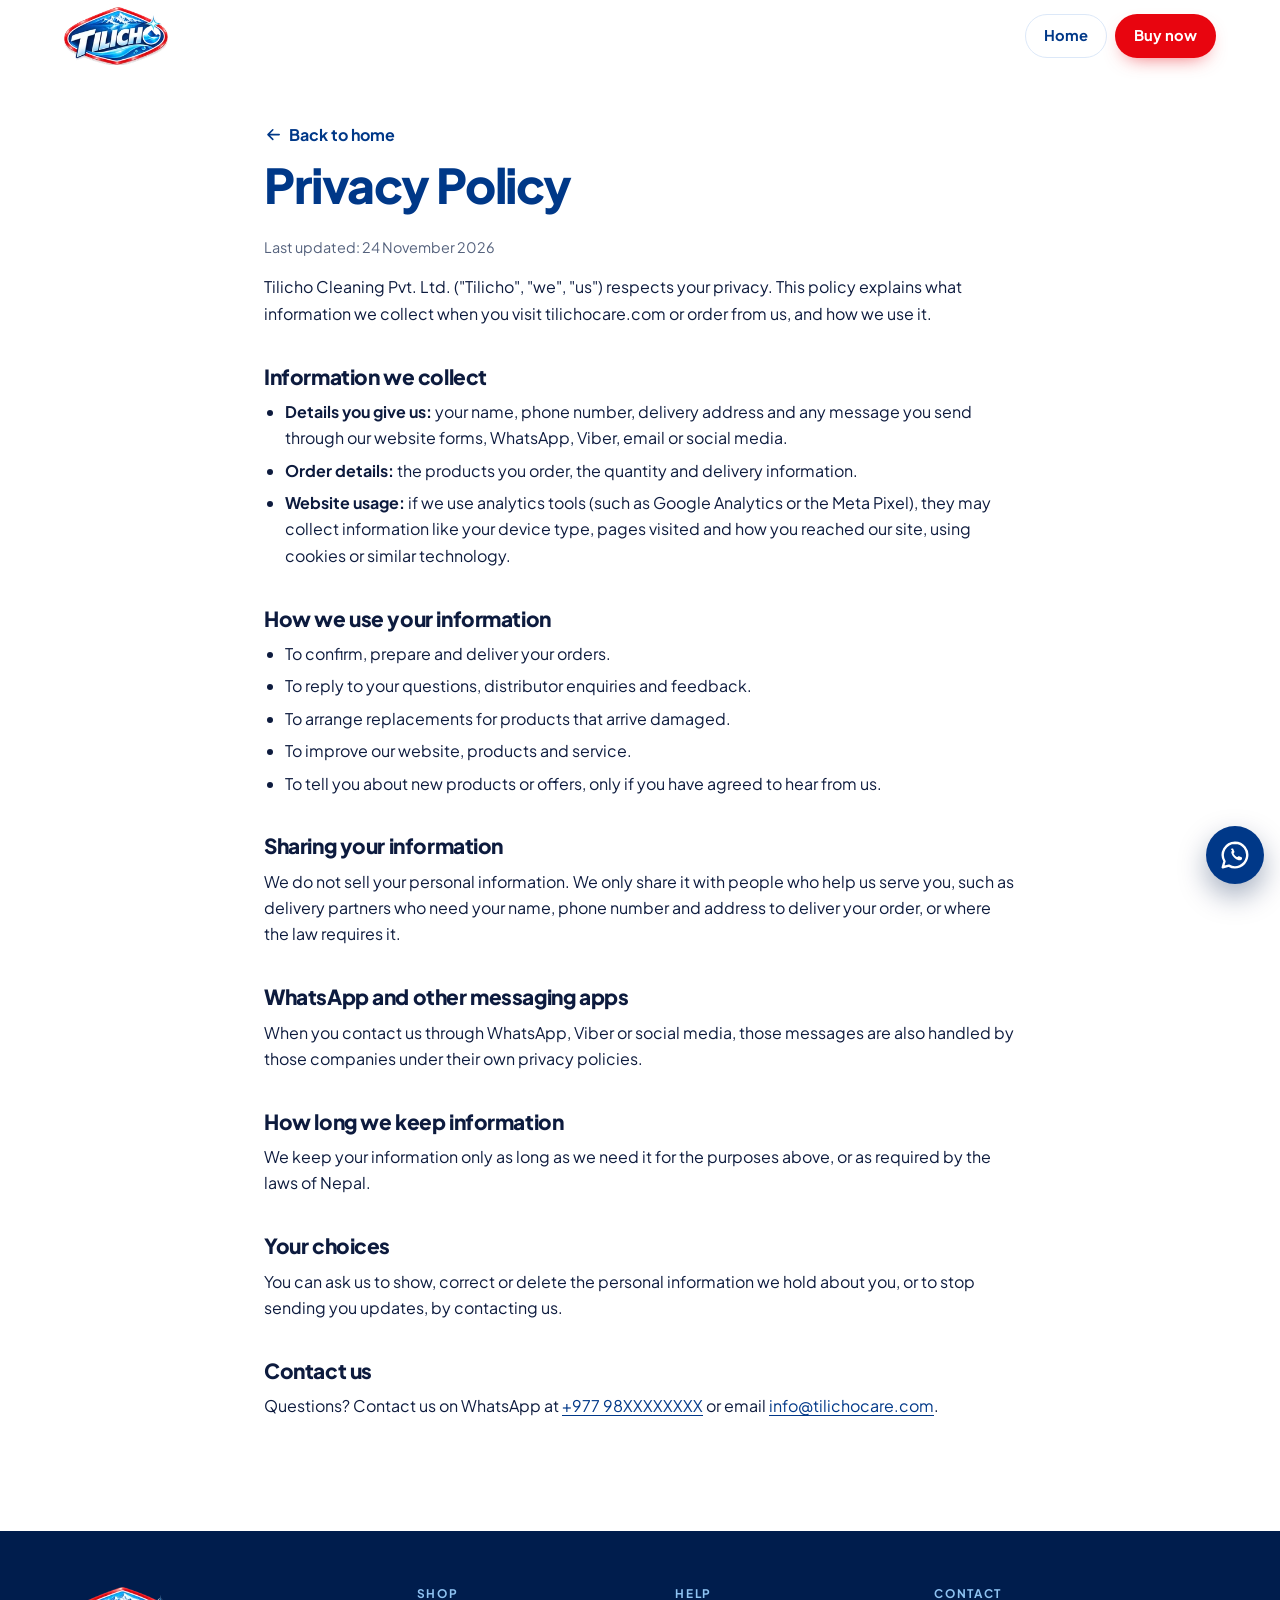
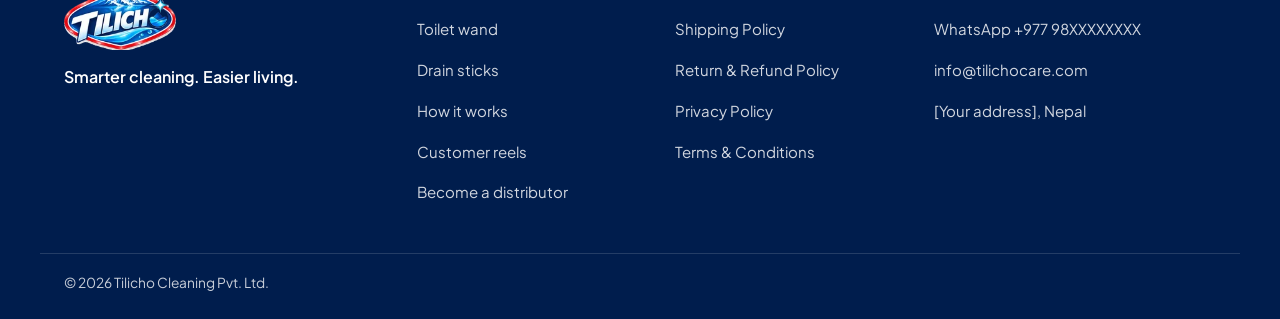
<file: privacy.html>
<!doctype html>
<html lang="en">
<head>
  <meta charset="utf-8">
  <meta name="viewport" content="width=device-width, initial-scale=1, viewport-fit=cover">
  <title>Privacy Policy | Tilicho Cleaning</title>
  <meta name="description" content="How Tilicho Cleaning collects, uses and protects your personal information.">
  <link rel="canonical" href="https://tilichocare.com/privacy.html">
  <meta name="theme-color" content="#003888">
  <meta property="og:type" content="website">
  <meta property="og:site_name" content="Tilicho Cleaning">
  <meta property="og:title" content="Privacy Policy | Tilicho Cleaning">
  <meta property="og:description" content="How Tilicho Cleaning collects, uses and protects your personal information.">
  <meta property="og:image" content="https://tilichocare.com/og-image.jpg">
  <link rel="icon" href="/favicon.ico" sizes="48x48">
  <link rel="icon" type="image/png" sizes="32x32" href="/favicon-32.png">
  <link rel="apple-touch-icon" href="/apple-touch-icon.png">
  <link rel="manifest" href="/site.webmanifest">
  <link rel="preconnect" href="https://fonts.googleapis.com">
  <link rel="preconnect" href="https://fonts.gstatic.com" crossorigin>
  <link rel="stylesheet" href="https://fonts.googleapis.com/css2?family=Plus+Jakarta+Sans:wght@400;500;600;700;800&amp;display=swap">
  <link rel="stylesheet" href="styles.css">

  <!-- ===== ANALYTICS SLOT 1: paste your Meta (Facebook) Pixel code below this line ===== -->

  <!-- ===== ANALYTICS SLOT 2: paste your Google Analytics (gtag.js) code below this line ===== -->

</head>
<body class="legal-page">
  <a class="skip-link" href="#main">Skip to content</a>
  <svg width="0" height="0" style="position:absolute" aria-hidden="true">
    <defs>
      <symbol id="i-whatsapp" viewBox="0 0 24 24"><path d="M12 2.2a9.8 9.8 0 0 0-8.4 14.8L2.2 21.8l4.9-1.3A9.8 9.8 0 1 0 12 2.2z" fill="none" stroke="currentColor" stroke-width="1.9" stroke-linejoin="round"/><path d="M8.7 7.3c.2-.4.5-.5.8-.5h.6c.2 0 .4 0 .6.5l.8 1.9c.1.2.1.4 0 .6l-.5.7c-.1.2-.1.4 0 .6.6 1 1.4 1.8 2.4 2.4.2.1.4.1.6 0l.7-.5c.2-.1.4-.1.6 0l1.9.8c.3.1.4.3.4.6v.6c0 .3-.1.6-.5.8-.6.4-1.4.6-2.2.4-2.8-.8-5-3-5.8-5.8-.2-.8 0-1.5.6-2.1z" fill="currentColor"/></symbol>
      <symbol id="i-viber" viewBox="0 0 24 24"><path d="M12 2.5c-5 0-8.5 1.6-8.5 7.6 0 3.4 1.2 5.4 3.3 6.5v4.1l3.3-3c.6.1 1.2.1 1.9.1 5 0 8.5-1.6 8.5-7.7S17 2.5 12 2.5z" fill="none" stroke="currentColor" stroke-width="1.8" stroke-linejoin="round"/><path d="M9.3 6.9c.2-.3.4-.4.7-.4h.4c.2 0 .4.1.5.4l.6 1.5c.1.2 0 .4-.1.5l-.4.5c-.1.1-.1.3 0 .5.5.8 1.1 1.4 1.9 1.9.2.1.3.1.5 0l.5-.4c.1-.1.3-.2.5-.1l1.5.6c.2.1.4.3.4.5v.4c0 .3-.1.5-.4.7-.5.3-1.1.4-1.7.3-2.2-.6-3.9-2.3-4.5-4.5-.1-.6 0-1.2.4-1.6z" fill="currentColor"/></symbol>
      <symbol id="i-phone" viewBox="0 0 24 24"><path d="M5 3h3.5l1.6 4.6-2.2 1.5a12 12 0 0 0 7 7l1.5-2.2L21 15.5V19a2 2 0 0 1-2 2A17 17 0 0 1 3 5a2 2 0 0 1 2-2z" fill="none" stroke="currentColor" stroke-width="1.8" stroke-linejoin="round"/></symbol>
      <symbol id="i-mail" viewBox="0 0 24 24"><rect x="3" y="5" width="18" height="14" rx="2.5" fill="none" stroke="currentColor" stroke-width="1.8"/><path d="m4 7 8 6 8-6" fill="none" stroke="currentColor" stroke-width="1.8" stroke-linejoin="round"/></symbol>
      <symbol id="i-pin" viewBox="0 0 24 24"><path d="M12 21s-6.5-6-6.5-11a6.5 6.5 0 0 1 13 0c0 5-6.5 11-6.5 11z" fill="none" stroke="currentColor" stroke-width="1.8" stroke-linejoin="round"/><circle cx="12" cy="10" r="2.4" fill="none" stroke="currentColor" stroke-width="1.8"/></symbol>
      <symbol id="i-facebook" viewBox="0 0 24 24"><path d="M14 8.2h3V4.3h-3.1c-2.9 0-4.6 1.8-4.6 4.7v2.2H6.8v3.9h2.5V22h4.1v-6.9h3l.5-3.9h-3.5V9.3c0-.7.4-1.1 1.1-1.1z" fill="currentColor"/></symbol>
      <symbol id="i-instagram" viewBox="0 0 24 24"><rect x="3.2" y="3.2" width="17.6" height="17.6" rx="5" fill="none" stroke="currentColor" stroke-width="1.9"/><circle cx="12" cy="12" r="4.1" fill="none" stroke="currentColor" stroke-width="1.9"/><circle cx="17.3" cy="6.7" r="1.2" fill="currentColor"/></symbol>
      <symbol id="i-tiktok" viewBox="0 0 24 24"><path d="M16.2 2.5c.4 2.4 1.8 3.9 4.3 4.2v3.4c-1.6 0-3-.5-4.3-1.2v6.4a6.3 6.3 0 1 1-6.3-6.3h.6v3.5a2.9 2.9 0 1 0 2.3 2.8V2.5h3.4z" fill="currentColor"/></symbol>
      <symbol id="i-check" viewBox="0 0 24 24"><path d="m5 12.5 4.2 4.2L19 7" fill="none" stroke="currentColor" stroke-width="2.4" stroke-linecap="round" stroke-linejoin="round"/></symbol>
      <symbol id="i-x" viewBox="0 0 24 24"><path d="M7 7l10 10M17 7 7 17" fill="none" stroke="currentColor" stroke-width="2.4" stroke-linecap="round"/></symbol>
      <symbol id="i-shield" viewBox="0 0 24 24"><path d="M12 3 4.5 6v5.5c0 4.6 3.2 8.4 7.5 9.5 4.3-1.1 7.5-4.9 7.5-9.5V6L12 3z" fill="none" stroke="currentColor" stroke-width="1.8" stroke-linejoin="round"/><path d="m8.8 12.2 2.3 2.3 4.3-4.5" fill="none" stroke="currentColor" stroke-width="1.8" stroke-linecap="round" stroke-linejoin="round"/></symbol>
      <symbol id="i-hand" viewBox="0 0 24 24"><path d="M8 13V5.5a1.5 1.5 0 0 1 3 0V11m0-1V4a1.5 1.5 0 0 1 3 0v6m0-.5V5.5a1.5 1.5 0 0 1 3 0V14c0 4-2.5 7-6.5 7-2.7 0-4.2-1.2-5.6-3.4L3.6 14a1.5 1.5 0 0 1 2.4-1.8L8 14.5" fill="none" stroke="currentColor" stroke-width="1.7" stroke-linecap="round" stroke-linejoin="round"/><path d="M3 3l18 18" stroke="currentColor" stroke-width="1.9" stroke-linecap="round"/></symbol>
      <symbol id="i-refresh" viewBox="0 0 24 24"><path d="M20 11a8 8 0 0 0-14.3-4.6L4 8.5M4 13a8 8 0 0 0 14.3 4.6L20 15.5" fill="none" stroke="currentColor" stroke-width="1.8" stroke-linecap="round"/><path d="M4 4v4.5h4.5M20 20v-4.5h-4.5" fill="none" stroke="currentColor" stroke-width="1.8" stroke-linecap="round" stroke-linejoin="round"/></symbol>
      <symbol id="i-caddy" viewBox="0 0 24 24"><rect x="7" y="7" width="10" height="14" rx="3" fill="none" stroke="currentColor" stroke-width="1.8"/><path d="M8 7c0-2 1.8-3 4-3s4 1 4 3" fill="none" stroke="currentColor" stroke-width="1.8"/><path d="M10 2v6" stroke="currentColor" stroke-width="1.8" stroke-linecap="round"/></symbol>
      <symbol id="i-bolt" viewBox="0 0 24 24"><path d="M13 2 5 13.5h6L10 22l8-11.5h-6L13 2z" fill="none" stroke="currentColor" stroke-width="1.8" stroke-linejoin="round"/></symbol>
      <symbol id="i-truck" viewBox="0 0 24 24"><path d="M2.5 6h11v10h-11zM13.5 9.5h4l3 3.2V16h-7" fill="none" stroke="currentColor" stroke-width="1.8" stroke-linejoin="round"/><circle cx="6.5" cy="17.5" r="1.9" fill="#fff" stroke="currentColor" stroke-width="1.8"/><circle cx="17" cy="17.5" r="1.9" fill="#fff" stroke="currentColor" stroke-width="1.8"/></symbol>
      <symbol id="i-box" viewBox="0 0 24 24"><path d="m12 2.8 8.5 4.4v9.6L12 21.2l-8.5-4.4V7.2L12 2.8z" fill="none" stroke="currentColor" stroke-width="1.8" stroke-linejoin="round"/><path d="M3.8 7.4 12 11.7l8.2-4.3M12 11.7v9.3" fill="none" stroke="currentColor" stroke-width="1.8" stroke-linejoin="round"/></symbol>
      <symbol id="i-chat" viewBox="0 0 24 24"><path d="M4 5h16v11H9l-5 4V5z" fill="none" stroke="currentColor" stroke-width="1.8" stroke-linejoin="round"/><path d="M8 9.5h8M8 12.5h5" stroke="currentColor" stroke-width="1.8" stroke-linecap="round"/></symbol>
      <symbol id="i-globe" viewBox="0 0 24 24"><circle cx="12" cy="12" r="9" fill="none" stroke="currentColor" stroke-width="1.8"/><path d="M3 12h18M12 3c2.6 2.6 3.8 5.6 3.8 9s-1.2 6.4-3.8 9c-2.6-2.6-3.8-5.6-3.8-9S9.4 5.6 12 3z" fill="none" stroke="currentColor" stroke-width="1.8"/></symbol>
      <symbol id="i-share" viewBox="0 0 24 24"><circle cx="17.5" cy="5.5" r="2.6" fill="none" stroke="currentColor" stroke-width="1.8"/><circle cx="6.5" cy="12" r="2.6" fill="none" stroke="currentColor" stroke-width="1.8"/><circle cx="17.5" cy="18.5" r="2.6" fill="none" stroke="currentColor" stroke-width="1.8"/><path d="m8.8 10.7 6.4-3.9M8.8 13.3l6.4 3.9" stroke="currentColor" stroke-width="1.8"/></symbol>
      <symbol id="i-store" viewBox="0 0 24 24"><path d="M4 9.5V20h16V9.5M3 5l1.5-2h15L21 5v2a3 3 0 0 1-6 0 3 3 0 0 1-6 0 3 3 0 0 1-6 0V5z" fill="none" stroke="currentColor" stroke-width="1.8" stroke-linejoin="round"/><path d="M10 20v-5h4v5" fill="none" stroke="currentColor" stroke-width="1.8"/></symbol>
      <symbol id="i-sink" viewBox="0 0 24 24"><path d="M3 12h18a8 8 0 0 1-8 7h-2a8 8 0 0 1-8-7zM12 12V5.5a2 2 0 0 1 4 0" fill="none" stroke="currentColor" stroke-width="1.8" stroke-linecap="round" stroke-linejoin="round"/></symbol>
      <symbol id="i-pipe" viewBox="0 0 24 24"><path d="M7 3v9a5 5 0 0 0 10 0V3" fill="none" stroke="currentColor" stroke-width="1.8" stroke-linecap="round"/><path d="M5 3h4M15 3h4" stroke="currentColor" stroke-width="1.8" stroke-linecap="round"/></symbol>
      <symbol id="i-basin" viewBox="0 0 24 24"><path d="M4 11h16a8 8 0 0 1-16 0zM12 11V6h3" fill="none" stroke="currentColor" stroke-width="1.8" stroke-linecap="round" stroke-linejoin="round"/></symbol>
      <symbol id="i-bucket" viewBox="0 0 24 24"><path d="M5 7h14l-1.5 13h-11L5 7zM4 7c0-2 3.6-3.5 8-3.5S20 5 20 7" fill="none" stroke="currentColor" stroke-width="1.8" stroke-linejoin="round"/></symbol>
      <symbol id="i-clock" viewBox="0 0 24 24"><circle cx="12" cy="12" r="9" fill="none" stroke="currentColor" stroke-width="1.8"/><path d="M12 7v5l3.5 2" fill="none" stroke="currentColor" stroke-width="1.8" stroke-linecap="round"/></symbol>
      <symbol id="i-plus" viewBox="0 0 24 24"><path d="M12 5v14M5 12h14" stroke="currentColor" stroke-width="2.2" stroke-linecap="round"/></symbol>
      <symbol id="i-sparkle" viewBox="0 0 24 24"><path d="M12 2c.6 4.6 2.4 7.4 10 10-7.6 2.6-9.4 5.4-10 10-.6-4.6-2.4-7.4-10-10 7.6-2.6 9.4-5.4 10-10z" fill="currentColor"/></symbol>
      <symbol id="i-arrow" viewBox="0 0 24 24"><path d="M5 12h13m-5-6 6 6-6 6" fill="none" stroke="currentColor" stroke-width="2" stroke-linecap="round" stroke-linejoin="round"/></symbol>
          <symbol id="i-play" viewBox="0 0 24 24"><path d="M8 5.5v13l10.5-6.5z" fill="currentColor"/></symbol>
      <symbol id="i-pause" viewBox="0 0 24 24"><path d="M7 5h3.5v14H7zM13.5 5H17v14h-3.5z" fill="currentColor"/></symbol>
      <symbol id="i-replay" viewBox="0 0 24 24"><path d="M4 12a8 8 0 1 0 2.3-5.6M4 4v4.5h4.5" fill="none" stroke="currentColor" stroke-width="2" stroke-linecap="round" stroke-linejoin="round"/></symbol>
          <symbol id="i-star" viewBox="0 0 24 24"><path d="M12 3l2.6 5.6 6 .7-4.5 4.1 1.2 6L12 16.4 6.7 19.4l1.2-6L3.4 9.3l6-.7z" fill="none" stroke="currentColor" stroke-width="1.8" stroke-linejoin="round"/></symbol>
      <symbol id="i-flag" viewBox="0 0 24 24"><path d="M5 21V4M5 4h11l-2 4 2 4H5" fill="none" stroke="currentColor" stroke-width="1.8" stroke-linecap="round" stroke-linejoin="round"/></symbol>
      <symbol id="i-chev" viewBox="0 0 24 24"><path d="m6 9 6 6 6-6" fill="none" stroke="currentColor" stroke-width="2" stroke-linecap="round" stroke-linejoin="round"/></symbol>
    </defs>
  </svg>
  <header class="site-header">
    <div class="container header-inner">
      <a class="brand" href="index.html" aria-label="Tilicho Cleaning home">
        <img src="images/logo-180.webp" srcset="images/logo-180.webp 180w, images/logo-320.webp 320w" sizes="120px" width="180" height="100" alt="Tilicho logo: a snow mountain over a lake inside a red and blue badge">
      </a>
      <div class="header-actions">
        <a class="btn btn-quiet btn-sm" href="index.html">Home</a>
        <a class="btn btn-buy btn-sm" href="index.html#products">Buy now</a>
      </div>
    </div>
  </header>
  <main id="main" class="legal">
    <div class="container container-narrow">
      <a class="back-link" href="index.html"><svg class="ico" style="transform:scaleX(-1)" aria-hidden="true"><use href="#i-arrow"/></svg>Back to home</a>

      <h1>Privacy Policy</h1>
      <p class="updated">Last updated: 24 November 2026</p>
      <p>Tilicho Cleaning Pvt. Ltd. ("Tilicho", "we", "us") respects your privacy. This policy explains what information we collect when you visit tilichocare.com or order from us, and how we use it.</p>
      <h2>Information we collect</h2>
      <ul>
        <li><strong>Details you give us:</strong> your name, phone number, delivery address and any message you send through our website forms, WhatsApp, Viber, email or social media.</li>
        <li><strong>Order details:</strong> the products you order, the quantity and delivery information.</li>
        <li><strong>Website usage:</strong> if we use analytics tools (such as Google Analytics or the Meta Pixel), they may collect information like your device type, pages visited and how you reached our site, using cookies or similar technology.</li>
      </ul>
      <h2>How we use your information</h2>
      <ul>
        <li>To confirm, prepare and deliver your orders.</li>
        <li>To reply to your questions, distributor enquiries and feedback.</li>
        <li>To arrange replacements for products that arrive damaged.</li>
        <li>To improve our website, products and service.</li>
        <li>To tell you about new products or offers, only if you have agreed to hear from us.</li>
      </ul>
      <h2>Sharing your information</h2>
      <p>We do not sell your personal information. We only share it with people who help us serve you, such as delivery partners who need your name, phone number and address to deliver your order, or where the law requires it.</p>
      <h2>WhatsApp and other messaging apps</h2>
      <p>When you contact us through WhatsApp, Viber or social media, those messages are also handled by those companies under their own privacy policies.</p>
      <h2>How long we keep information</h2>
      <p>We keep your information only as long as we need it for the purposes above, or as required by the laws of Nepal.</p>
      <h2>Your choices</h2>
      <p>You can ask us to show, correct or delete the personal information we hold about you, or to stop sending you updates, by contacting us.</p>
      <h2>Contact us</h2>
      <p>Questions? Contact us on WhatsApp at <a data-link="whatsapp" href="index.html#contact"><span data-fill="phoneDisplay">+977 98XXXXXXXX</span></a> or email <a data-link="email" href="mailto:info@tilichocare.com" data-fill="email">info@tilichocare.com</a>.</p>
    </div>
  </main>
  <footer class="site-footer">
    <div class="container footer-top">
      <div class="footer-brand">
        <img src="images/logo-180.webp" srcset="images/logo-180.webp 180w, images/logo-320.webp 320w" sizes="120px" width="180" height="100" loading="lazy" alt="Tilicho logo">
        <p>Smarter cleaning. Easier living.</p>
        <div class="social-row">
          <a class="social" data-social="facebook" href="index.html#contact" aria-label="Tilicho on Facebook"><svg aria-hidden="true"><use href="index.html#i-facebook"/></svg></a>
          <a class="social" data-social="instagram" href="index.html#contact" aria-label="Tilicho on Instagram"><svg aria-hidden="true"><use href="index.html#i-instagram"/></svg></a>
          <a class="social" data-social="tiktok" href="index.html#contact" aria-label="Tilicho on TikTok"><svg aria-hidden="true"><use href="index.html#i-tiktok"/></svg></a>
        </div>
      </div>
      <nav aria-label="Shop">
        <h2 class="footer-h">Shop</h2>
        <ul>
          <li><a href="index.html#toilet-wand">Toilet wand</a></li>
          <li><a href="index.html#drain-sticks">Drain sticks</a></li>
          <li><a href="index.html#how">How it works</a></li>
          <li><a href="index.html#reels">Customer reels</a></li>
          <li><a href="index.html#distributor">Become a distributor</a></li>
        </ul>
      </nav>
      <nav aria-label="Help">
        <h2 class="footer-h">Help</h2>
        <ul>
          <li><a href="shipping.html">Shipping Policy</a></li>
          <li><a href="returns.html">Return &amp; Refund Policy</a></li>
          <li><a href="privacy.html">Privacy Policy</a></li>
          <li><a href="terms.html">Terms &amp; Conditions</a></li>
        </ul>
      </nav>
      <div class="footer-contact">
        <h2 class="footer-h">Contact</h2>
        <ul>
          <li><a data-link="whatsapp" href="https://wa.me/" target="_blank" rel="noopener">WhatsApp <span data-fill="phoneDisplay">+977 98XXXXXXXX</span></a></li>
          <li><a data-link="email" href="mailto:info@tilichocare.com" data-fill="email">info@tilichocare.com</a></li>
          <li><span data-fill="address">[Your address], Nepal</span></li>
        </ul>
      </div>
    </div>
    <div class="container footer-bottom">
      <p>© <span data-year>2026</span> Tilicho Cleaning Pvt. Ltd.</p>
    </div>
  </footer>
  <a class="wa-float" data-link="whatsapp" href="index.html#contact" aria-label="Chat with Tilicho on WhatsApp">
    <svg aria-hidden="true"><use href="#i-whatsapp"/></svg>
  </a>
  <script src="main.js" defer></script>
</body>
</html>
</file>
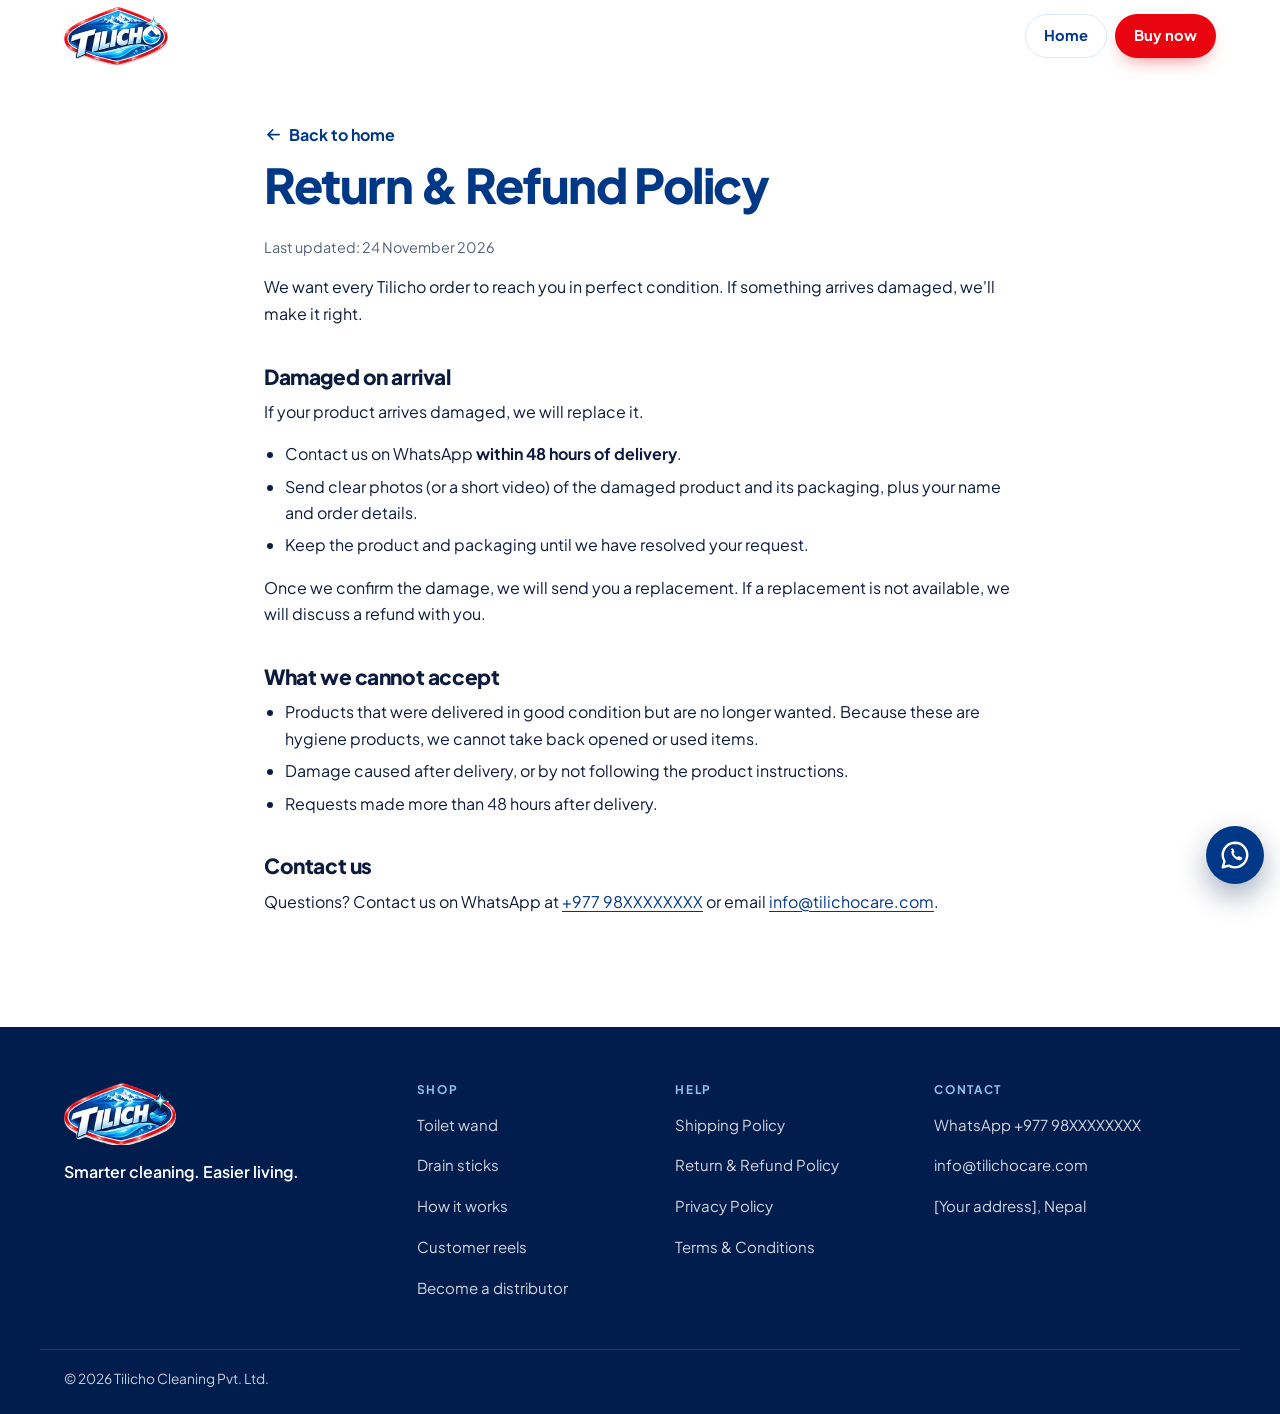
<file: returns.html>
<!doctype html>
<html lang="en">
<head>
  <meta charset="utf-8">
  <meta name="viewport" content="width=device-width, initial-scale=1, viewport-fit=cover">
  <title>Return & Refund Policy | Tilicho Cleaning</title>
  <meta name="description" content="Tilicho Cleaning return and replacement policy for products that arrive damaged.">
  <link rel="canonical" href="https://tilichocare.com/returns.html">
  <meta name="theme-color" content="#003888">
  <meta property="og:type" content="website">
  <meta property="og:site_name" content="Tilicho Cleaning">
  <meta property="og:title" content="Return & Refund Policy | Tilicho Cleaning">
  <meta property="og:description" content="Tilicho Cleaning return and replacement policy for products that arrive damaged.">
  <meta property="og:image" content="https://tilichocare.com/og-image.jpg">
  <link rel="icon" href="/favicon.ico" sizes="48x48">
  <link rel="icon" type="image/png" sizes="32x32" href="/favicon-32.png">
  <link rel="apple-touch-icon" href="/apple-touch-icon.png">
  <link rel="manifest" href="/site.webmanifest">
  <link rel="preconnect" href="https://fonts.googleapis.com">
  <link rel="preconnect" href="https://fonts.gstatic.com" crossorigin>
  <link rel="stylesheet" href="https://fonts.googleapis.com/css2?family=Plus+Jakarta+Sans:wght@400;500;600;700;800&amp;display=swap">
  <link rel="stylesheet" href="styles.css">

  <!-- ===== ANALYTICS SLOT 1: paste your Meta (Facebook) Pixel code below this line ===== -->

  <!-- ===== ANALYTICS SLOT 2: paste your Google Analytics (gtag.js) code below this line ===== -->

</head>
<body class="legal-page">
  <a class="skip-link" href="#main">Skip to content</a>
  <svg width="0" height="0" style="position:absolute" aria-hidden="true">
    <defs>
      <symbol id="i-whatsapp" viewBox="0 0 24 24"><path d="M12 2.2a9.8 9.8 0 0 0-8.4 14.8L2.2 21.8l4.9-1.3A9.8 9.8 0 1 0 12 2.2z" fill="none" stroke="currentColor" stroke-width="1.9" stroke-linejoin="round"/><path d="M8.7 7.3c.2-.4.5-.5.8-.5h.6c.2 0 .4 0 .6.5l.8 1.9c.1.2.1.4 0 .6l-.5.7c-.1.2-.1.4 0 .6.6 1 1.4 1.8 2.4 2.4.2.1.4.1.6 0l.7-.5c.2-.1.4-.1.6 0l1.9.8c.3.1.4.3.4.6v.6c0 .3-.1.6-.5.8-.6.4-1.4.6-2.2.4-2.8-.8-5-3-5.8-5.8-.2-.8 0-1.5.6-2.1z" fill="currentColor"/></symbol>
      <symbol id="i-viber" viewBox="0 0 24 24"><path d="M12 2.5c-5 0-8.5 1.6-8.5 7.6 0 3.4 1.2 5.4 3.3 6.5v4.1l3.3-3c.6.1 1.2.1 1.9.1 5 0 8.5-1.6 8.5-7.7S17 2.5 12 2.5z" fill="none" stroke="currentColor" stroke-width="1.8" stroke-linejoin="round"/><path d="M9.3 6.9c.2-.3.4-.4.7-.4h.4c.2 0 .4.1.5.4l.6 1.5c.1.2 0 .4-.1.5l-.4.5c-.1.1-.1.3 0 .5.5.8 1.1 1.4 1.9 1.9.2.1.3.1.5 0l.5-.4c.1-.1.3-.2.5-.1l1.5.6c.2.1.4.3.4.5v.4c0 .3-.1.5-.4.7-.5.3-1.1.4-1.7.3-2.2-.6-3.9-2.3-4.5-4.5-.1-.6 0-1.2.4-1.6z" fill="currentColor"/></symbol>
      <symbol id="i-phone" viewBox="0 0 24 24"><path d="M5 3h3.5l1.6 4.6-2.2 1.5a12 12 0 0 0 7 7l1.5-2.2L21 15.5V19a2 2 0 0 1-2 2A17 17 0 0 1 3 5a2 2 0 0 1 2-2z" fill="none" stroke="currentColor" stroke-width="1.8" stroke-linejoin="round"/></symbol>
      <symbol id="i-mail" viewBox="0 0 24 24"><rect x="3" y="5" width="18" height="14" rx="2.5" fill="none" stroke="currentColor" stroke-width="1.8"/><path d="m4 7 8 6 8-6" fill="none" stroke="currentColor" stroke-width="1.8" stroke-linejoin="round"/></symbol>
      <symbol id="i-pin" viewBox="0 0 24 24"><path d="M12 21s-6.5-6-6.5-11a6.5 6.5 0 0 1 13 0c0 5-6.5 11-6.5 11z" fill="none" stroke="currentColor" stroke-width="1.8" stroke-linejoin="round"/><circle cx="12" cy="10" r="2.4" fill="none" stroke="currentColor" stroke-width="1.8"/></symbol>
      <symbol id="i-facebook" viewBox="0 0 24 24"><path d="M14 8.2h3V4.3h-3.1c-2.9 0-4.6 1.8-4.6 4.7v2.2H6.8v3.9h2.5V22h4.1v-6.9h3l.5-3.9h-3.5V9.3c0-.7.4-1.1 1.1-1.1z" fill="currentColor"/></symbol>
      <symbol id="i-instagram" viewBox="0 0 24 24"><rect x="3.2" y="3.2" width="17.6" height="17.6" rx="5" fill="none" stroke="currentColor" stroke-width="1.9"/><circle cx="12" cy="12" r="4.1" fill="none" stroke="currentColor" stroke-width="1.9"/><circle cx="17.3" cy="6.7" r="1.2" fill="currentColor"/></symbol>
      <symbol id="i-tiktok" viewBox="0 0 24 24"><path d="M16.2 2.5c.4 2.4 1.8 3.9 4.3 4.2v3.4c-1.6 0-3-.5-4.3-1.2v6.4a6.3 6.3 0 1 1-6.3-6.3h.6v3.5a2.9 2.9 0 1 0 2.3 2.8V2.5h3.4z" fill="currentColor"/></symbol>
      <symbol id="i-check" viewBox="0 0 24 24"><path d="m5 12.5 4.2 4.2L19 7" fill="none" stroke="currentColor" stroke-width="2.4" stroke-linecap="round" stroke-linejoin="round"/></symbol>
      <symbol id="i-x" viewBox="0 0 24 24"><path d="M7 7l10 10M17 7 7 17" fill="none" stroke="currentColor" stroke-width="2.4" stroke-linecap="round"/></symbol>
      <symbol id="i-shield" viewBox="0 0 24 24"><path d="M12 3 4.5 6v5.5c0 4.6 3.2 8.4 7.5 9.5 4.3-1.1 7.5-4.9 7.5-9.5V6L12 3z" fill="none" stroke="currentColor" stroke-width="1.8" stroke-linejoin="round"/><path d="m8.8 12.2 2.3 2.3 4.3-4.5" fill="none" stroke="currentColor" stroke-width="1.8" stroke-linecap="round" stroke-linejoin="round"/></symbol>
      <symbol id="i-hand" viewBox="0 0 24 24"><path d="M8 13V5.5a1.5 1.5 0 0 1 3 0V11m0-1V4a1.5 1.5 0 0 1 3 0v6m0-.5V5.5a1.5 1.5 0 0 1 3 0V14c0 4-2.5 7-6.5 7-2.7 0-4.2-1.2-5.6-3.4L3.6 14a1.5 1.5 0 0 1 2.4-1.8L8 14.5" fill="none" stroke="currentColor" stroke-width="1.7" stroke-linecap="round" stroke-linejoin="round"/><path d="M3 3l18 18" stroke="currentColor" stroke-width="1.9" stroke-linecap="round"/></symbol>
      <symbol id="i-refresh" viewBox="0 0 24 24"><path d="M20 11a8 8 0 0 0-14.3-4.6L4 8.5M4 13a8 8 0 0 0 14.3 4.6L20 15.5" fill="none" stroke="currentColor" stroke-width="1.8" stroke-linecap="round"/><path d="M4 4v4.5h4.5M20 20v-4.5h-4.5" fill="none" stroke="currentColor" stroke-width="1.8" stroke-linecap="round" stroke-linejoin="round"/></symbol>
      <symbol id="i-caddy" viewBox="0 0 24 24"><rect x="7" y="7" width="10" height="14" rx="3" fill="none" stroke="currentColor" stroke-width="1.8"/><path d="M8 7c0-2 1.8-3 4-3s4 1 4 3" fill="none" stroke="currentColor" stroke-width="1.8"/><path d="M10 2v6" stroke="currentColor" stroke-width="1.8" stroke-linecap="round"/></symbol>
      <symbol id="i-bolt" viewBox="0 0 24 24"><path d="M13 2 5 13.5h6L10 22l8-11.5h-6L13 2z" fill="none" stroke="currentColor" stroke-width="1.8" stroke-linejoin="round"/></symbol>
      <symbol id="i-truck" viewBox="0 0 24 24"><path d="M2.5 6h11v10h-11zM13.5 9.5h4l3 3.2V16h-7" fill="none" stroke="currentColor" stroke-width="1.8" stroke-linejoin="round"/><circle cx="6.5" cy="17.5" r="1.9" fill="#fff" stroke="currentColor" stroke-width="1.8"/><circle cx="17" cy="17.5" r="1.9" fill="#fff" stroke="currentColor" stroke-width="1.8"/></symbol>
      <symbol id="i-box" viewBox="0 0 24 24"><path d="m12 2.8 8.5 4.4v9.6L12 21.2l-8.5-4.4V7.2L12 2.8z" fill="none" stroke="currentColor" stroke-width="1.8" stroke-linejoin="round"/><path d="M3.8 7.4 12 11.7l8.2-4.3M12 11.7v9.3" fill="none" stroke="currentColor" stroke-width="1.8" stroke-linejoin="round"/></symbol>
      <symbol id="i-chat" viewBox="0 0 24 24"><path d="M4 5h16v11H9l-5 4V5z" fill="none" stroke="currentColor" stroke-width="1.8" stroke-linejoin="round"/><path d="M8 9.5h8M8 12.5h5" stroke="currentColor" stroke-width="1.8" stroke-linecap="round"/></symbol>
      <symbol id="i-globe" viewBox="0 0 24 24"><circle cx="12" cy="12" r="9" fill="none" stroke="currentColor" stroke-width="1.8"/><path d="M3 12h18M12 3c2.6 2.6 3.8 5.6 3.8 9s-1.2 6.4-3.8 9c-2.6-2.6-3.8-5.6-3.8-9S9.4 5.6 12 3z" fill="none" stroke="currentColor" stroke-width="1.8"/></symbol>
      <symbol id="i-share" viewBox="0 0 24 24"><circle cx="17.5" cy="5.5" r="2.6" fill="none" stroke="currentColor" stroke-width="1.8"/><circle cx="6.5" cy="12" r="2.6" fill="none" stroke="currentColor" stroke-width="1.8"/><circle cx="17.5" cy="18.5" r="2.6" fill="none" stroke="currentColor" stroke-width="1.8"/><path d="m8.8 10.7 6.4-3.9M8.8 13.3l6.4 3.9" stroke="currentColor" stroke-width="1.8"/></symbol>
      <symbol id="i-store" viewBox="0 0 24 24"><path d="M4 9.5V20h16V9.5M3 5l1.5-2h15L21 5v2a3 3 0 0 1-6 0 3 3 0 0 1-6 0 3 3 0 0 1-6 0V5z" fill="none" stroke="currentColor" stroke-width="1.8" stroke-linejoin="round"/><path d="M10 20v-5h4v5" fill="none" stroke="currentColor" stroke-width="1.8"/></symbol>
      <symbol id="i-sink" viewBox="0 0 24 24"><path d="M3 12h18a8 8 0 0 1-8 7h-2a8 8 0 0 1-8-7zM12 12V5.5a2 2 0 0 1 4 0" fill="none" stroke="currentColor" stroke-width="1.8" stroke-linecap="round" stroke-linejoin="round"/></symbol>
      <symbol id="i-pipe" viewBox="0 0 24 24"><path d="M7 3v9a5 5 0 0 0 10 0V3" fill="none" stroke="currentColor" stroke-width="1.8" stroke-linecap="round"/><path d="M5 3h4M15 3h4" stroke="currentColor" stroke-width="1.8" stroke-linecap="round"/></symbol>
      <symbol id="i-basin" viewBox="0 0 24 24"><path d="M4 11h16a8 8 0 0 1-16 0zM12 11V6h3" fill="none" stroke="currentColor" stroke-width="1.8" stroke-linecap="round" stroke-linejoin="round"/></symbol>
      <symbol id="i-bucket" viewBox="0 0 24 24"><path d="M5 7h14l-1.5 13h-11L5 7zM4 7c0-2 3.6-3.5 8-3.5S20 5 20 7" fill="none" stroke="currentColor" stroke-width="1.8" stroke-linejoin="round"/></symbol>
      <symbol id="i-clock" viewBox="0 0 24 24"><circle cx="12" cy="12" r="9" fill="none" stroke="currentColor" stroke-width="1.8"/><path d="M12 7v5l3.5 2" fill="none" stroke="currentColor" stroke-width="1.8" stroke-linecap="round"/></symbol>
      <symbol id="i-plus" viewBox="0 0 24 24"><path d="M12 5v14M5 12h14" stroke="currentColor" stroke-width="2.2" stroke-linecap="round"/></symbol>
      <symbol id="i-sparkle" viewBox="0 0 24 24"><path d="M12 2c.6 4.6 2.4 7.4 10 10-7.6 2.6-9.4 5.4-10 10-.6-4.6-2.4-7.4-10-10 7.6-2.6 9.4-5.4 10-10z" fill="currentColor"/></symbol>
      <symbol id="i-arrow" viewBox="0 0 24 24"><path d="M5 12h13m-5-6 6 6-6 6" fill="none" stroke="currentColor" stroke-width="2" stroke-linecap="round" stroke-linejoin="round"/></symbol>
          <symbol id="i-play" viewBox="0 0 24 24"><path d="M8 5.5v13l10.5-6.5z" fill="currentColor"/></symbol>
      <symbol id="i-pause" viewBox="0 0 24 24"><path d="M7 5h3.5v14H7zM13.5 5H17v14h-3.5z" fill="currentColor"/></symbol>
      <symbol id="i-replay" viewBox="0 0 24 24"><path d="M4 12a8 8 0 1 0 2.3-5.6M4 4v4.5h4.5" fill="none" stroke="currentColor" stroke-width="2" stroke-linecap="round" stroke-linejoin="round"/></symbol>
          <symbol id="i-star" viewBox="0 0 24 24"><path d="M12 3l2.6 5.6 6 .7-4.5 4.1 1.2 6L12 16.4 6.7 19.4l1.2-6L3.4 9.3l6-.7z" fill="none" stroke="currentColor" stroke-width="1.8" stroke-linejoin="round"/></symbol>
      <symbol id="i-flag" viewBox="0 0 24 24"><path d="M5 21V4M5 4h11l-2 4 2 4H5" fill="none" stroke="currentColor" stroke-width="1.8" stroke-linecap="round" stroke-linejoin="round"/></symbol>
      <symbol id="i-chev" viewBox="0 0 24 24"><path d="m6 9 6 6 6-6" fill="none" stroke="currentColor" stroke-width="2" stroke-linecap="round" stroke-linejoin="round"/></symbol>
    </defs>
  </svg>
  <header class="site-header">
    <div class="container header-inner">
      <a class="brand" href="index.html" aria-label="Tilicho Cleaning home">
        <img src="images/logo-180.webp" srcset="images/logo-180.webp 180w, images/logo-320.webp 320w" sizes="120px" width="180" height="100" alt="Tilicho logo: a snow mountain over a lake inside a red and blue badge">
      </a>
      <div class="header-actions">
        <a class="btn btn-quiet btn-sm" href="index.html">Home</a>
        <a class="btn btn-buy btn-sm" href="index.html#products">Buy now</a>
      </div>
    </div>
  </header>
  <main id="main" class="legal">
    <div class="container container-narrow">
      <a class="back-link" href="index.html"><svg class="ico" style="transform:scaleX(-1)" aria-hidden="true"><use href="#i-arrow"/></svg>Back to home</a>

      <h1>Return &amp; Refund Policy</h1>
      <p class="updated">Last updated: 24 November 2026</p>
      <p>We want every Tilicho order to reach you in perfect condition. If something arrives damaged, we'll make it right.</p>
      <h2>Damaged on arrival</h2>
      <p>If your product arrives damaged, we will replace it.</p>
      <ul>
        <li>Contact us on WhatsApp <strong>within 48 hours of delivery</strong>.</li>
        <li>Send clear photos (or a short video) of the damaged product and its packaging, plus your name and order details.</li>
        <li>Keep the product and packaging until we have resolved your request.</li>
      </ul>
      <p>Once we confirm the damage, we will send you a replacement. If a replacement is not available, we will discuss a refund with you.</p>
      <h2>What we cannot accept</h2>
      <ul>
        <li>Products that were delivered in good condition but are no longer wanted. Because these are hygiene products, we cannot take back opened or used items.</li>
        <li>Damage caused after delivery, or by not following the product instructions.</li>
        <li>Requests made more than 48 hours after delivery.</li>
      </ul>
      <h2>Contact us</h2>
      <p>Questions? Contact us on WhatsApp at <a data-link="whatsapp" href="index.html#contact"><span data-fill="phoneDisplay">+977 98XXXXXXXX</span></a> or email <a data-link="email" href="mailto:info@tilichocare.com" data-fill="email">info@tilichocare.com</a>.</p>
    </div>
  </main>
  <footer class="site-footer">
    <div class="container footer-top">
      <div class="footer-brand">
        <img src="images/logo-180.webp" srcset="images/logo-180.webp 180w, images/logo-320.webp 320w" sizes="120px" width="180" height="100" loading="lazy" alt="Tilicho logo">
        <p>Smarter cleaning. Easier living.</p>
        <div class="social-row">
          <a class="social" data-social="facebook" href="index.html#contact" aria-label="Tilicho on Facebook"><svg aria-hidden="true"><use href="index.html#i-facebook"/></svg></a>
          <a class="social" data-social="instagram" href="index.html#contact" aria-label="Tilicho on Instagram"><svg aria-hidden="true"><use href="index.html#i-instagram"/></svg></a>
          <a class="social" data-social="tiktok" href="index.html#contact" aria-label="Tilicho on TikTok"><svg aria-hidden="true"><use href="index.html#i-tiktok"/></svg></a>
        </div>
      </div>
      <nav aria-label="Shop">
        <h2 class="footer-h">Shop</h2>
        <ul>
          <li><a href="index.html#toilet-wand">Toilet wand</a></li>
          <li><a href="index.html#drain-sticks">Drain sticks</a></li>
          <li><a href="index.html#how">How it works</a></li>
          <li><a href="index.html#reels">Customer reels</a></li>
          <li><a href="index.html#distributor">Become a distributor</a></li>
        </ul>
      </nav>
      <nav aria-label="Help">
        <h2 class="footer-h">Help</h2>
        <ul>
          <li><a href="shipping.html">Shipping Policy</a></li>
          <li><a href="returns.html">Return &amp; Refund Policy</a></li>
          <li><a href="privacy.html">Privacy Policy</a></li>
          <li><a href="terms.html">Terms &amp; Conditions</a></li>
        </ul>
      </nav>
      <div class="footer-contact">
        <h2 class="footer-h">Contact</h2>
        <ul>
          <li><a data-link="whatsapp" href="https://wa.me/" target="_blank" rel="noopener">WhatsApp <span data-fill="phoneDisplay">+977 98XXXXXXXX</span></a></li>
          <li><a data-link="email" href="mailto:info@tilichocare.com" data-fill="email">info@tilichocare.com</a></li>
          <li><span data-fill="address">[Your address], Nepal</span></li>
        </ul>
      </div>
    </div>
    <div class="container footer-bottom">
      <p>© <span data-year>2026</span> Tilicho Cleaning Pvt. Ltd.</p>
    </div>
  </footer>
  <a class="wa-float" data-link="whatsapp" href="index.html#contact" aria-label="Chat with Tilicho on WhatsApp">
    <svg aria-hidden="true"><use href="#i-whatsapp"/></svg>
  </a>
  <script src="main.js" defer></script>
</body>
</html>
</file>
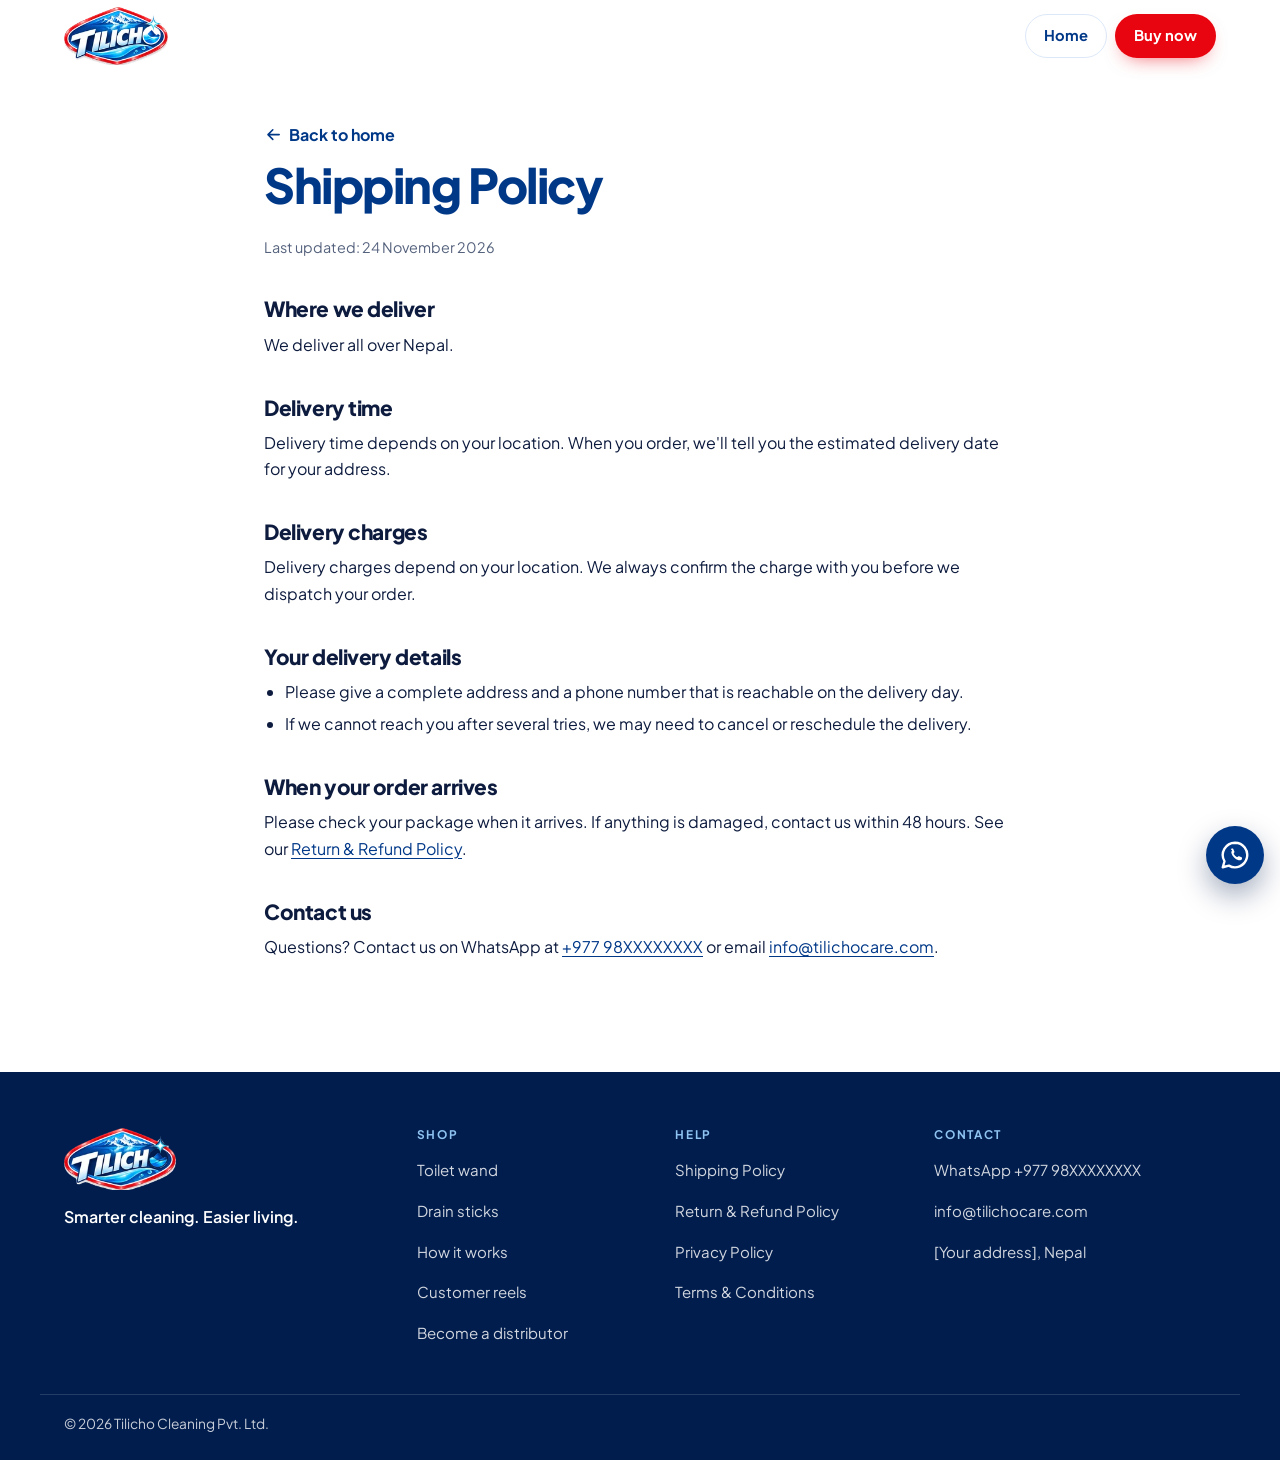
<file: shipping.html>
<!doctype html>
<html lang="en">
<head>
  <meta charset="utf-8">
  <meta name="viewport" content="width=device-width, initial-scale=1, viewport-fit=cover">
  <title>Shipping Policy | Tilicho Cleaning</title>
  <meta name="description" content="Tilicho Cleaning delivers all over Nepal. Delivery times and charges explained.">
  <link rel="canonical" href="https://tilichocare.com/shipping.html">
  <meta name="theme-color" content="#003888">
  <meta property="og:type" content="website">
  <meta property="og:site_name" content="Tilicho Cleaning">
  <meta property="og:title" content="Shipping Policy | Tilicho Cleaning">
  <meta property="og:description" content="Tilicho Cleaning delivers all over Nepal. Delivery times and charges explained.">
  <meta property="og:image" content="https://tilichocare.com/og-image.jpg">
  <link rel="icon" href="/favicon.ico" sizes="48x48">
  <link rel="icon" type="image/png" sizes="32x32" href="/favicon-32.png">
  <link rel="apple-touch-icon" href="/apple-touch-icon.png">
  <link rel="manifest" href="/site.webmanifest">
  <link rel="preconnect" href="https://fonts.googleapis.com">
  <link rel="preconnect" href="https://fonts.gstatic.com" crossorigin>
  <link rel="stylesheet" href="https://fonts.googleapis.com/css2?family=Plus+Jakarta+Sans:wght@400;500;600;700;800&amp;display=swap">
  <link rel="stylesheet" href="styles.css">

  <!-- ===== ANALYTICS SLOT 1: paste your Meta (Facebook) Pixel code below this line ===== -->

  <!-- ===== ANALYTICS SLOT 2: paste your Google Analytics (gtag.js) code below this line ===== -->

</head>
<body class="legal-page">
  <a class="skip-link" href="#main">Skip to content</a>
  <svg width="0" height="0" style="position:absolute" aria-hidden="true">
    <defs>
      <symbol id="i-whatsapp" viewBox="0 0 24 24"><path d="M12 2.2a9.8 9.8 0 0 0-8.4 14.8L2.2 21.8l4.9-1.3A9.8 9.8 0 1 0 12 2.2z" fill="none" stroke="currentColor" stroke-width="1.9" stroke-linejoin="round"/><path d="M8.7 7.3c.2-.4.5-.5.8-.5h.6c.2 0 .4 0 .6.5l.8 1.9c.1.2.1.4 0 .6l-.5.7c-.1.2-.1.4 0 .6.6 1 1.4 1.8 2.4 2.4.2.1.4.1.6 0l.7-.5c.2-.1.4-.1.6 0l1.9.8c.3.1.4.3.4.6v.6c0 .3-.1.6-.5.8-.6.4-1.4.6-2.2.4-2.8-.8-5-3-5.8-5.8-.2-.8 0-1.5.6-2.1z" fill="currentColor"/></symbol>
      <symbol id="i-viber" viewBox="0 0 24 24"><path d="M12 2.5c-5 0-8.5 1.6-8.5 7.6 0 3.4 1.2 5.4 3.3 6.5v4.1l3.3-3c.6.1 1.2.1 1.9.1 5 0 8.5-1.6 8.5-7.7S17 2.5 12 2.5z" fill="none" stroke="currentColor" stroke-width="1.8" stroke-linejoin="round"/><path d="M9.3 6.9c.2-.3.4-.4.7-.4h.4c.2 0 .4.1.5.4l.6 1.5c.1.2 0 .4-.1.5l-.4.5c-.1.1-.1.3 0 .5.5.8 1.1 1.4 1.9 1.9.2.1.3.1.5 0l.5-.4c.1-.1.3-.2.5-.1l1.5.6c.2.1.4.3.4.5v.4c0 .3-.1.5-.4.7-.5.3-1.1.4-1.7.3-2.2-.6-3.9-2.3-4.5-4.5-.1-.6 0-1.2.4-1.6z" fill="currentColor"/></symbol>
      <symbol id="i-phone" viewBox="0 0 24 24"><path d="M5 3h3.5l1.6 4.6-2.2 1.5a12 12 0 0 0 7 7l1.5-2.2L21 15.5V19a2 2 0 0 1-2 2A17 17 0 0 1 3 5a2 2 0 0 1 2-2z" fill="none" stroke="currentColor" stroke-width="1.8" stroke-linejoin="round"/></symbol>
      <symbol id="i-mail" viewBox="0 0 24 24"><rect x="3" y="5" width="18" height="14" rx="2.5" fill="none" stroke="currentColor" stroke-width="1.8"/><path d="m4 7 8 6 8-6" fill="none" stroke="currentColor" stroke-width="1.8" stroke-linejoin="round"/></symbol>
      <symbol id="i-pin" viewBox="0 0 24 24"><path d="M12 21s-6.5-6-6.5-11a6.5 6.5 0 0 1 13 0c0 5-6.5 11-6.5 11z" fill="none" stroke="currentColor" stroke-width="1.8" stroke-linejoin="round"/><circle cx="12" cy="10" r="2.4" fill="none" stroke="currentColor" stroke-width="1.8"/></symbol>
      <symbol id="i-facebook" viewBox="0 0 24 24"><path d="M14 8.2h3V4.3h-3.1c-2.9 0-4.6 1.8-4.6 4.7v2.2H6.8v3.9h2.5V22h4.1v-6.9h3l.5-3.9h-3.5V9.3c0-.7.4-1.1 1.1-1.1z" fill="currentColor"/></symbol>
      <symbol id="i-instagram" viewBox="0 0 24 24"><rect x="3.2" y="3.2" width="17.6" height="17.6" rx="5" fill="none" stroke="currentColor" stroke-width="1.9"/><circle cx="12" cy="12" r="4.1" fill="none" stroke="currentColor" stroke-width="1.9"/><circle cx="17.3" cy="6.7" r="1.2" fill="currentColor"/></symbol>
      <symbol id="i-tiktok" viewBox="0 0 24 24"><path d="M16.2 2.5c.4 2.4 1.8 3.9 4.3 4.2v3.4c-1.6 0-3-.5-4.3-1.2v6.4a6.3 6.3 0 1 1-6.3-6.3h.6v3.5a2.9 2.9 0 1 0 2.3 2.8V2.5h3.4z" fill="currentColor"/></symbol>
      <symbol id="i-check" viewBox="0 0 24 24"><path d="m5 12.5 4.2 4.2L19 7" fill="none" stroke="currentColor" stroke-width="2.4" stroke-linecap="round" stroke-linejoin="round"/></symbol>
      <symbol id="i-x" viewBox="0 0 24 24"><path d="M7 7l10 10M17 7 7 17" fill="none" stroke="currentColor" stroke-width="2.4" stroke-linecap="round"/></symbol>
      <symbol id="i-shield" viewBox="0 0 24 24"><path d="M12 3 4.5 6v5.5c0 4.6 3.2 8.4 7.5 9.5 4.3-1.1 7.5-4.9 7.5-9.5V6L12 3z" fill="none" stroke="currentColor" stroke-width="1.8" stroke-linejoin="round"/><path d="m8.8 12.2 2.3 2.3 4.3-4.5" fill="none" stroke="currentColor" stroke-width="1.8" stroke-linecap="round" stroke-linejoin="round"/></symbol>
      <symbol id="i-hand" viewBox="0 0 24 24"><path d="M8 13V5.5a1.5 1.5 0 0 1 3 0V11m0-1V4a1.5 1.5 0 0 1 3 0v6m0-.5V5.5a1.5 1.5 0 0 1 3 0V14c0 4-2.5 7-6.5 7-2.7 0-4.2-1.2-5.6-3.4L3.6 14a1.5 1.5 0 0 1 2.4-1.8L8 14.5" fill="none" stroke="currentColor" stroke-width="1.7" stroke-linecap="round" stroke-linejoin="round"/><path d="M3 3l18 18" stroke="currentColor" stroke-width="1.9" stroke-linecap="round"/></symbol>
      <symbol id="i-refresh" viewBox="0 0 24 24"><path d="M20 11a8 8 0 0 0-14.3-4.6L4 8.5M4 13a8 8 0 0 0 14.3 4.6L20 15.5" fill="none" stroke="currentColor" stroke-width="1.8" stroke-linecap="round"/><path d="M4 4v4.5h4.5M20 20v-4.5h-4.5" fill="none" stroke="currentColor" stroke-width="1.8" stroke-linecap="round" stroke-linejoin="round"/></symbol>
      <symbol id="i-caddy" viewBox="0 0 24 24"><rect x="7" y="7" width="10" height="14" rx="3" fill="none" stroke="currentColor" stroke-width="1.8"/><path d="M8 7c0-2 1.8-3 4-3s4 1 4 3" fill="none" stroke="currentColor" stroke-width="1.8"/><path d="M10 2v6" stroke="currentColor" stroke-width="1.8" stroke-linecap="round"/></symbol>
      <symbol id="i-bolt" viewBox="0 0 24 24"><path d="M13 2 5 13.5h6L10 22l8-11.5h-6L13 2z" fill="none" stroke="currentColor" stroke-width="1.8" stroke-linejoin="round"/></symbol>
      <symbol id="i-truck" viewBox="0 0 24 24"><path d="M2.5 6h11v10h-11zM13.5 9.5h4l3 3.2V16h-7" fill="none" stroke="currentColor" stroke-width="1.8" stroke-linejoin="round"/><circle cx="6.5" cy="17.5" r="1.9" fill="#fff" stroke="currentColor" stroke-width="1.8"/><circle cx="17" cy="17.5" r="1.9" fill="#fff" stroke="currentColor" stroke-width="1.8"/></symbol>
      <symbol id="i-box" viewBox="0 0 24 24"><path d="m12 2.8 8.5 4.4v9.6L12 21.2l-8.5-4.4V7.2L12 2.8z" fill="none" stroke="currentColor" stroke-width="1.8" stroke-linejoin="round"/><path d="M3.8 7.4 12 11.7l8.2-4.3M12 11.7v9.3" fill="none" stroke="currentColor" stroke-width="1.8" stroke-linejoin="round"/></symbol>
      <symbol id="i-chat" viewBox="0 0 24 24"><path d="M4 5h16v11H9l-5 4V5z" fill="none" stroke="currentColor" stroke-width="1.8" stroke-linejoin="round"/><path d="M8 9.5h8M8 12.5h5" stroke="currentColor" stroke-width="1.8" stroke-linecap="round"/></symbol>
      <symbol id="i-globe" viewBox="0 0 24 24"><circle cx="12" cy="12" r="9" fill="none" stroke="currentColor" stroke-width="1.8"/><path d="M3 12h18M12 3c2.6 2.6 3.8 5.6 3.8 9s-1.2 6.4-3.8 9c-2.6-2.6-3.8-5.6-3.8-9S9.4 5.6 12 3z" fill="none" stroke="currentColor" stroke-width="1.8"/></symbol>
      <symbol id="i-share" viewBox="0 0 24 24"><circle cx="17.5" cy="5.5" r="2.6" fill="none" stroke="currentColor" stroke-width="1.8"/><circle cx="6.5" cy="12" r="2.6" fill="none" stroke="currentColor" stroke-width="1.8"/><circle cx="17.5" cy="18.5" r="2.6" fill="none" stroke="currentColor" stroke-width="1.8"/><path d="m8.8 10.7 6.4-3.9M8.8 13.3l6.4 3.9" stroke="currentColor" stroke-width="1.8"/></symbol>
      <symbol id="i-store" viewBox="0 0 24 24"><path d="M4 9.5V20h16V9.5M3 5l1.5-2h15L21 5v2a3 3 0 0 1-6 0 3 3 0 0 1-6 0 3 3 0 0 1-6 0V5z" fill="none" stroke="currentColor" stroke-width="1.8" stroke-linejoin="round"/><path d="M10 20v-5h4v5" fill="none" stroke="currentColor" stroke-width="1.8"/></symbol>
      <symbol id="i-sink" viewBox="0 0 24 24"><path d="M3 12h18a8 8 0 0 1-8 7h-2a8 8 0 0 1-8-7zM12 12V5.5a2 2 0 0 1 4 0" fill="none" stroke="currentColor" stroke-width="1.8" stroke-linecap="round" stroke-linejoin="round"/></symbol>
      <symbol id="i-pipe" viewBox="0 0 24 24"><path d="M7 3v9a5 5 0 0 0 10 0V3" fill="none" stroke="currentColor" stroke-width="1.8" stroke-linecap="round"/><path d="M5 3h4M15 3h4" stroke="currentColor" stroke-width="1.8" stroke-linecap="round"/></symbol>
      <symbol id="i-basin" viewBox="0 0 24 24"><path d="M4 11h16a8 8 0 0 1-16 0zM12 11V6h3" fill="none" stroke="currentColor" stroke-width="1.8" stroke-linecap="round" stroke-linejoin="round"/></symbol>
      <symbol id="i-bucket" viewBox="0 0 24 24"><path d="M5 7h14l-1.5 13h-11L5 7zM4 7c0-2 3.6-3.5 8-3.5S20 5 20 7" fill="none" stroke="currentColor" stroke-width="1.8" stroke-linejoin="round"/></symbol>
      <symbol id="i-clock" viewBox="0 0 24 24"><circle cx="12" cy="12" r="9" fill="none" stroke="currentColor" stroke-width="1.8"/><path d="M12 7v5l3.5 2" fill="none" stroke="currentColor" stroke-width="1.8" stroke-linecap="round"/></symbol>
      <symbol id="i-plus" viewBox="0 0 24 24"><path d="M12 5v14M5 12h14" stroke="currentColor" stroke-width="2.2" stroke-linecap="round"/></symbol>
      <symbol id="i-sparkle" viewBox="0 0 24 24"><path d="M12 2c.6 4.6 2.4 7.4 10 10-7.6 2.6-9.4 5.4-10 10-.6-4.6-2.4-7.4-10-10 7.6-2.6 9.4-5.4 10-10z" fill="currentColor"/></symbol>
      <symbol id="i-arrow" viewBox="0 0 24 24"><path d="M5 12h13m-5-6 6 6-6 6" fill="none" stroke="currentColor" stroke-width="2" stroke-linecap="round" stroke-linejoin="round"/></symbol>
          <symbol id="i-play" viewBox="0 0 24 24"><path d="M8 5.5v13l10.5-6.5z" fill="currentColor"/></symbol>
      <symbol id="i-pause" viewBox="0 0 24 24"><path d="M7 5h3.5v14H7zM13.5 5H17v14h-3.5z" fill="currentColor"/></symbol>
      <symbol id="i-replay" viewBox="0 0 24 24"><path d="M4 12a8 8 0 1 0 2.3-5.6M4 4v4.5h4.5" fill="none" stroke="currentColor" stroke-width="2" stroke-linecap="round" stroke-linejoin="round"/></symbol>
          <symbol id="i-star" viewBox="0 0 24 24"><path d="M12 3l2.6 5.6 6 .7-4.5 4.1 1.2 6L12 16.4 6.7 19.4l1.2-6L3.4 9.3l6-.7z" fill="none" stroke="currentColor" stroke-width="1.8" stroke-linejoin="round"/></symbol>
      <symbol id="i-flag" viewBox="0 0 24 24"><path d="M5 21V4M5 4h11l-2 4 2 4H5" fill="none" stroke="currentColor" stroke-width="1.8" stroke-linecap="round" stroke-linejoin="round"/></symbol>
      <symbol id="i-chev" viewBox="0 0 24 24"><path d="m6 9 6 6 6-6" fill="none" stroke="currentColor" stroke-width="2" stroke-linecap="round" stroke-linejoin="round"/></symbol>
    </defs>
  </svg>
  <header class="site-header">
    <div class="container header-inner">
      <a class="brand" href="index.html" aria-label="Tilicho Cleaning home">
        <img src="images/logo-180.webp" srcset="images/logo-180.webp 180w, images/logo-320.webp 320w" sizes="120px" width="180" height="100" alt="Tilicho logo: a snow mountain over a lake inside a red and blue badge">
      </a>
      <div class="header-actions">
        <a class="btn btn-quiet btn-sm" href="index.html">Home</a>
        <a class="btn btn-buy btn-sm" href="index.html#products">Buy now</a>
      </div>
    </div>
  </header>
  <main id="main" class="legal">
    <div class="container container-narrow">
      <a class="back-link" href="index.html"><svg class="ico" style="transform:scaleX(-1)" aria-hidden="true"><use href="#i-arrow"/></svg>Back to home</a>

      <h1>Shipping Policy</h1>
      <p class="updated">Last updated: 24 November 2026</p>
      <h2>Where we deliver</h2>
      <p>We deliver all over Nepal.</p>
      <h2>Delivery time</h2>
      <p>Delivery time depends on your location. When you order, we'll tell you the estimated delivery date for your address.</p>
      <h2>Delivery charges</h2>
      <p>Delivery charges depend on your location. We always confirm the charge with you before we dispatch your order.</p>
      <h2>Your delivery details</h2>
      <ul>
        <li>Please give a complete address and a phone number that is reachable on the delivery day.</li>
        <li>If we cannot reach you after several tries, we may need to cancel or reschedule the delivery.</li>
      </ul>
      <h2>When your order arrives</h2>
      <p>Please check your package when it arrives. If anything is damaged, contact us within 48 hours. See our <a href="returns.html">Return &amp; Refund Policy</a>.</p>
      <h2>Contact us</h2>
      <p>Questions? Contact us on WhatsApp at <a data-link="whatsapp" href="index.html#contact"><span data-fill="phoneDisplay">+977 98XXXXXXXX</span></a> or email <a data-link="email" href="mailto:info@tilichocare.com" data-fill="email">info@tilichocare.com</a>.</p>
    </div>
  </main>
  <footer class="site-footer">
    <div class="container footer-top">
      <div class="footer-brand">
        <img src="images/logo-180.webp" srcset="images/logo-180.webp 180w, images/logo-320.webp 320w" sizes="120px" width="180" height="100" loading="lazy" alt="Tilicho logo">
        <p>Smarter cleaning. Easier living.</p>
        <div class="social-row">
          <a class="social" data-social="facebook" href="index.html#contact" aria-label="Tilicho on Facebook"><svg aria-hidden="true"><use href="index.html#i-facebook"/></svg></a>
          <a class="social" data-social="instagram" href="index.html#contact" aria-label="Tilicho on Instagram"><svg aria-hidden="true"><use href="index.html#i-instagram"/></svg></a>
          <a class="social" data-social="tiktok" href="index.html#contact" aria-label="Tilicho on TikTok"><svg aria-hidden="true"><use href="index.html#i-tiktok"/></svg></a>
        </div>
      </div>
      <nav aria-label="Shop">
        <h2 class="footer-h">Shop</h2>
        <ul>
          <li><a href="index.html#toilet-wand">Toilet wand</a></li>
          <li><a href="index.html#drain-sticks">Drain sticks</a></li>
          <li><a href="index.html#how">How it works</a></li>
          <li><a href="index.html#reels">Customer reels</a></li>
          <li><a href="index.html#distributor">Become a distributor</a></li>
        </ul>
      </nav>
      <nav aria-label="Help">
        <h2 class="footer-h">Help</h2>
        <ul>
          <li><a href="shipping.html">Shipping Policy</a></li>
          <li><a href="returns.html">Return &amp; Refund Policy</a></li>
          <li><a href="privacy.html">Privacy Policy</a></li>
          <li><a href="terms.html">Terms &amp; Conditions</a></li>
        </ul>
      </nav>
      <div class="footer-contact">
        <h2 class="footer-h">Contact</h2>
        <ul>
          <li><a data-link="whatsapp" href="https://wa.me/" target="_blank" rel="noopener">WhatsApp <span data-fill="phoneDisplay">+977 98XXXXXXXX</span></a></li>
          <li><a data-link="email" href="mailto:info@tilichocare.com" data-fill="email">info@tilichocare.com</a></li>
          <li><span data-fill="address">[Your address], Nepal</span></li>
        </ul>
      </div>
    </div>
    <div class="container footer-bottom">
      <p>© <span data-year>2026</span> Tilicho Cleaning Pvt. Ltd.</p>
    </div>
  </footer>
  <a class="wa-float" data-link="whatsapp" href="index.html#contact" aria-label="Chat with Tilicho on WhatsApp">
    <svg aria-hidden="true"><use href="#i-whatsapp"/></svg>
  </a>
  <script src="main.js" defer></script>
</body>
</html>
</file>
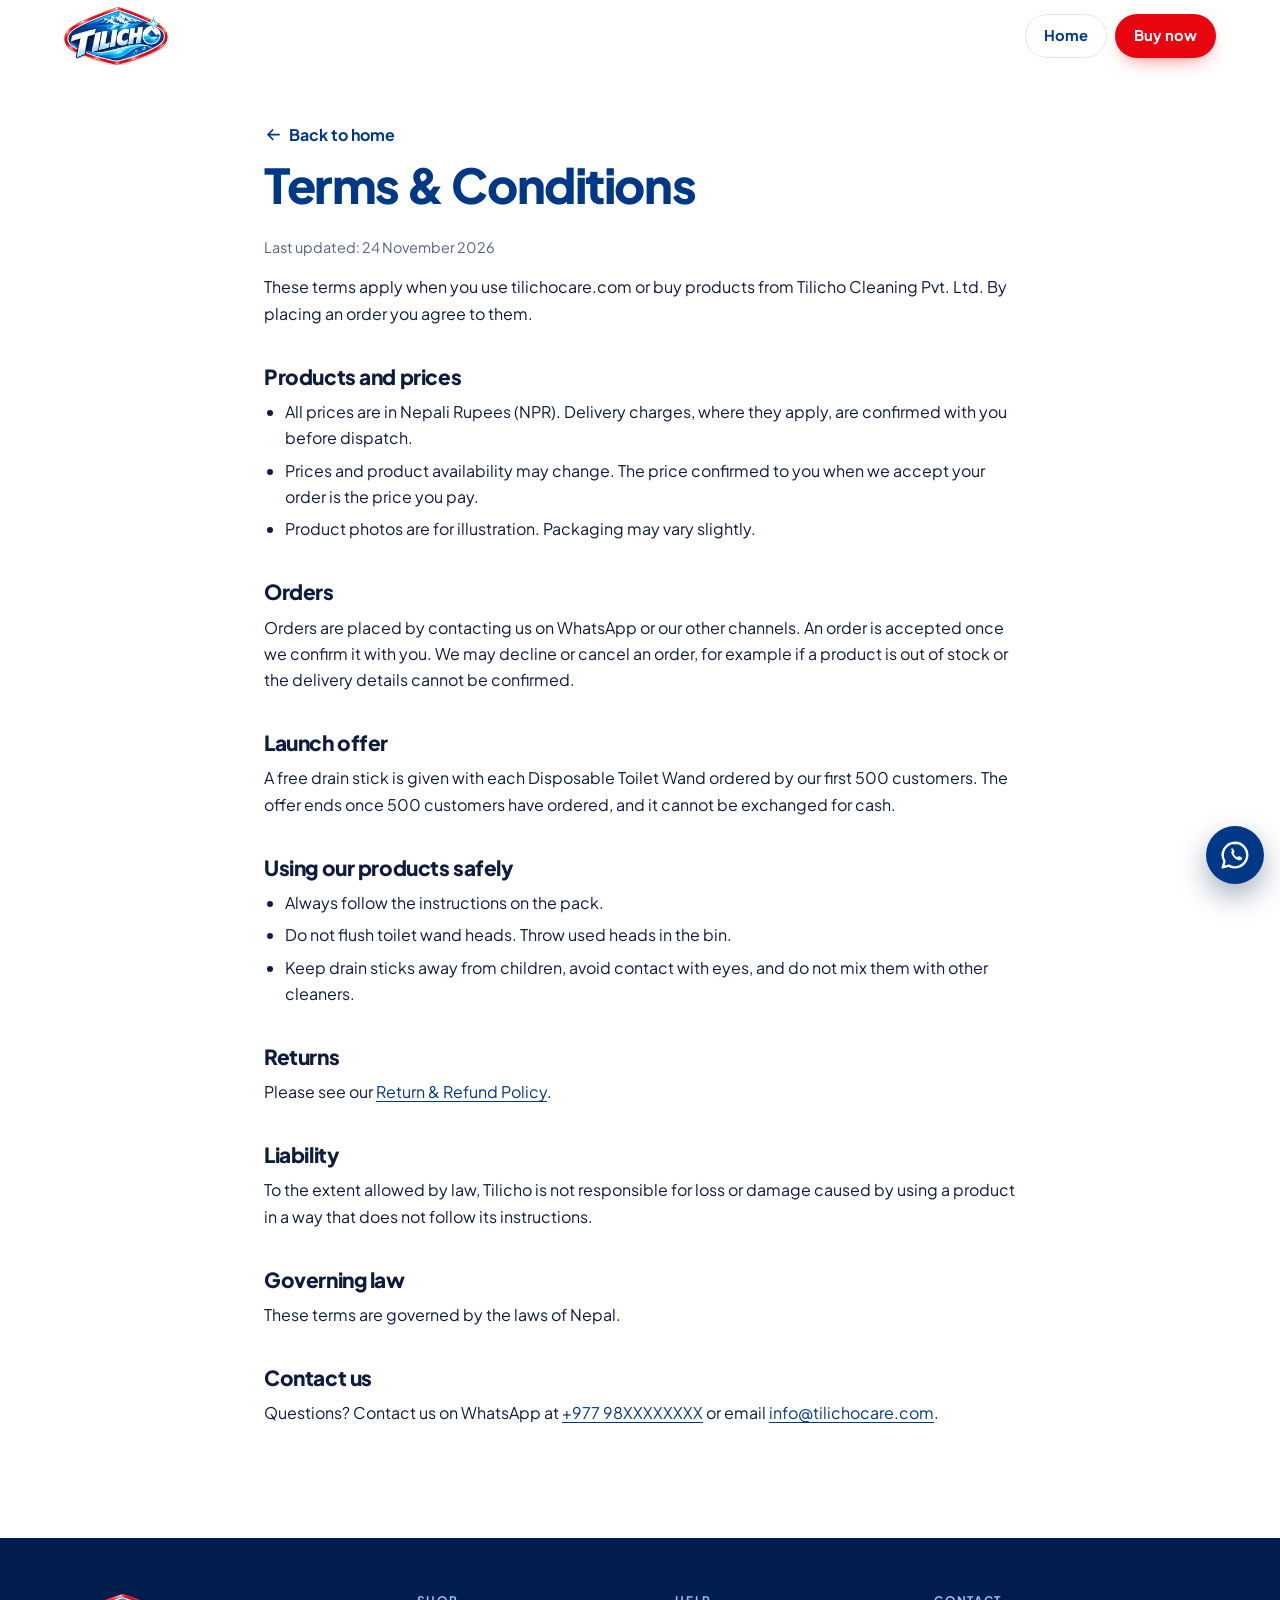
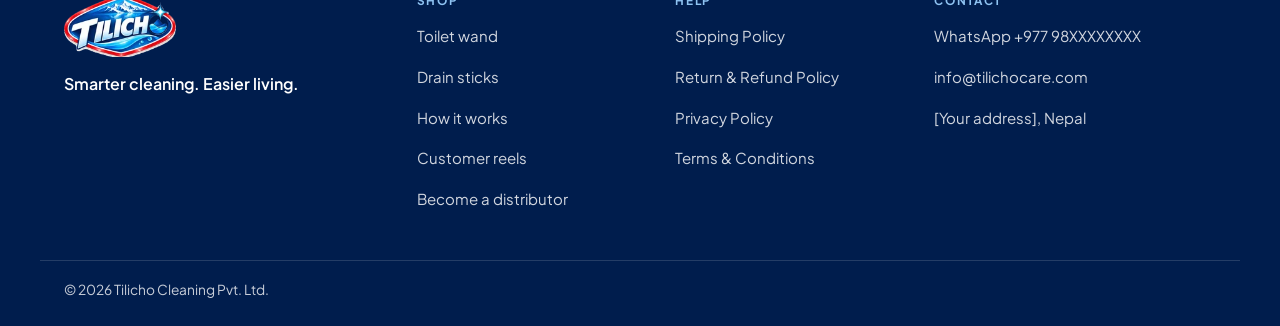
<file: terms.html>
<!doctype html>
<html lang="en">
<head>
  <meta charset="utf-8">
  <meta name="viewport" content="width=device-width, initial-scale=1, viewport-fit=cover">
  <title>Terms & Conditions | Tilicho Cleaning</title>
  <meta name="description" content="Terms and conditions for using tilichocare.com and buying Tilicho Cleaning products.">
  <link rel="canonical" href="https://tilichocare.com/terms.html">
  <meta name="theme-color" content="#003888">
  <meta property="og:type" content="website">
  <meta property="og:site_name" content="Tilicho Cleaning">
  <meta property="og:title" content="Terms & Conditions | Tilicho Cleaning">
  <meta property="og:description" content="Terms and conditions for using tilichocare.com and buying Tilicho Cleaning products.">
  <meta property="og:image" content="https://tilichocare.com/og-image.jpg">
  <link rel="icon" href="/favicon.ico" sizes="48x48">
  <link rel="icon" type="image/png" sizes="32x32" href="/favicon-32.png">
  <link rel="apple-touch-icon" href="/apple-touch-icon.png">
  <link rel="manifest" href="/site.webmanifest">
  <link rel="preconnect" href="https://fonts.googleapis.com">
  <link rel="preconnect" href="https://fonts.gstatic.com" crossorigin>
  <link rel="stylesheet" href="https://fonts.googleapis.com/css2?family=Plus+Jakarta+Sans:wght@400;500;600;700;800&amp;display=swap">
  <link rel="stylesheet" href="styles.css">

  <!-- ===== ANALYTICS SLOT 1: paste your Meta (Facebook) Pixel code below this line ===== -->

  <!-- ===== ANALYTICS SLOT 2: paste your Google Analytics (gtag.js) code below this line ===== -->

</head>
<body class="legal-page">
  <a class="skip-link" href="#main">Skip to content</a>
  <svg width="0" height="0" style="position:absolute" aria-hidden="true">
    <defs>
      <symbol id="i-whatsapp" viewBox="0 0 24 24"><path d="M12 2.2a9.8 9.8 0 0 0-8.4 14.8L2.2 21.8l4.9-1.3A9.8 9.8 0 1 0 12 2.2z" fill="none" stroke="currentColor" stroke-width="1.9" stroke-linejoin="round"/><path d="M8.7 7.3c.2-.4.5-.5.8-.5h.6c.2 0 .4 0 .6.5l.8 1.9c.1.2.1.4 0 .6l-.5.7c-.1.2-.1.4 0 .6.6 1 1.4 1.8 2.4 2.4.2.1.4.1.6 0l.7-.5c.2-.1.4-.1.6 0l1.9.8c.3.1.4.3.4.6v.6c0 .3-.1.6-.5.8-.6.4-1.4.6-2.2.4-2.8-.8-5-3-5.8-5.8-.2-.8 0-1.5.6-2.1z" fill="currentColor"/></symbol>
      <symbol id="i-viber" viewBox="0 0 24 24"><path d="M12 2.5c-5 0-8.5 1.6-8.5 7.6 0 3.4 1.2 5.4 3.3 6.5v4.1l3.3-3c.6.1 1.2.1 1.9.1 5 0 8.5-1.6 8.5-7.7S17 2.5 12 2.5z" fill="none" stroke="currentColor" stroke-width="1.8" stroke-linejoin="round"/><path d="M9.3 6.9c.2-.3.4-.4.7-.4h.4c.2 0 .4.1.5.4l.6 1.5c.1.2 0 .4-.1.5l-.4.5c-.1.1-.1.3 0 .5.5.8 1.1 1.4 1.9 1.9.2.1.3.1.5 0l.5-.4c.1-.1.3-.2.5-.1l1.5.6c.2.1.4.3.4.5v.4c0 .3-.1.5-.4.7-.5.3-1.1.4-1.7.3-2.2-.6-3.9-2.3-4.5-4.5-.1-.6 0-1.2.4-1.6z" fill="currentColor"/></symbol>
      <symbol id="i-phone" viewBox="0 0 24 24"><path d="M5 3h3.5l1.6 4.6-2.2 1.5a12 12 0 0 0 7 7l1.5-2.2L21 15.5V19a2 2 0 0 1-2 2A17 17 0 0 1 3 5a2 2 0 0 1 2-2z" fill="none" stroke="currentColor" stroke-width="1.8" stroke-linejoin="round"/></symbol>
      <symbol id="i-mail" viewBox="0 0 24 24"><rect x="3" y="5" width="18" height="14" rx="2.5" fill="none" stroke="currentColor" stroke-width="1.8"/><path d="m4 7 8 6 8-6" fill="none" stroke="currentColor" stroke-width="1.8" stroke-linejoin="round"/></symbol>
      <symbol id="i-pin" viewBox="0 0 24 24"><path d="M12 21s-6.5-6-6.5-11a6.5 6.5 0 0 1 13 0c0 5-6.5 11-6.5 11z" fill="none" stroke="currentColor" stroke-width="1.8" stroke-linejoin="round"/><circle cx="12" cy="10" r="2.4" fill="none" stroke="currentColor" stroke-width="1.8"/></symbol>
      <symbol id="i-facebook" viewBox="0 0 24 24"><path d="M14 8.2h3V4.3h-3.1c-2.9 0-4.6 1.8-4.6 4.7v2.2H6.8v3.9h2.5V22h4.1v-6.9h3l.5-3.9h-3.5V9.3c0-.7.4-1.1 1.1-1.1z" fill="currentColor"/></symbol>
      <symbol id="i-instagram" viewBox="0 0 24 24"><rect x="3.2" y="3.2" width="17.6" height="17.6" rx="5" fill="none" stroke="currentColor" stroke-width="1.9"/><circle cx="12" cy="12" r="4.1" fill="none" stroke="currentColor" stroke-width="1.9"/><circle cx="17.3" cy="6.7" r="1.2" fill="currentColor"/></symbol>
      <symbol id="i-tiktok" viewBox="0 0 24 24"><path d="M16.2 2.5c.4 2.4 1.8 3.9 4.3 4.2v3.4c-1.6 0-3-.5-4.3-1.2v6.4a6.3 6.3 0 1 1-6.3-6.3h.6v3.5a2.9 2.9 0 1 0 2.3 2.8V2.5h3.4z" fill="currentColor"/></symbol>
      <symbol id="i-check" viewBox="0 0 24 24"><path d="m5 12.5 4.2 4.2L19 7" fill="none" stroke="currentColor" stroke-width="2.4" stroke-linecap="round" stroke-linejoin="round"/></symbol>
      <symbol id="i-x" viewBox="0 0 24 24"><path d="M7 7l10 10M17 7 7 17" fill="none" stroke="currentColor" stroke-width="2.4" stroke-linecap="round"/></symbol>
      <symbol id="i-shield" viewBox="0 0 24 24"><path d="M12 3 4.5 6v5.5c0 4.6 3.2 8.4 7.5 9.5 4.3-1.1 7.5-4.9 7.5-9.5V6L12 3z" fill="none" stroke="currentColor" stroke-width="1.8" stroke-linejoin="round"/><path d="m8.8 12.2 2.3 2.3 4.3-4.5" fill="none" stroke="currentColor" stroke-width="1.8" stroke-linecap="round" stroke-linejoin="round"/></symbol>
      <symbol id="i-hand" viewBox="0 0 24 24"><path d="M8 13V5.5a1.5 1.5 0 0 1 3 0V11m0-1V4a1.5 1.5 0 0 1 3 0v6m0-.5V5.5a1.5 1.5 0 0 1 3 0V14c0 4-2.5 7-6.5 7-2.7 0-4.2-1.2-5.6-3.4L3.6 14a1.5 1.5 0 0 1 2.4-1.8L8 14.5" fill="none" stroke="currentColor" stroke-width="1.7" stroke-linecap="round" stroke-linejoin="round"/><path d="M3 3l18 18" stroke="currentColor" stroke-width="1.9" stroke-linecap="round"/></symbol>
      <symbol id="i-refresh" viewBox="0 0 24 24"><path d="M20 11a8 8 0 0 0-14.3-4.6L4 8.5M4 13a8 8 0 0 0 14.3 4.6L20 15.5" fill="none" stroke="currentColor" stroke-width="1.8" stroke-linecap="round"/><path d="M4 4v4.5h4.5M20 20v-4.5h-4.5" fill="none" stroke="currentColor" stroke-width="1.8" stroke-linecap="round" stroke-linejoin="round"/></symbol>
      <symbol id="i-caddy" viewBox="0 0 24 24"><rect x="7" y="7" width="10" height="14" rx="3" fill="none" stroke="currentColor" stroke-width="1.8"/><path d="M8 7c0-2 1.8-3 4-3s4 1 4 3" fill="none" stroke="currentColor" stroke-width="1.8"/><path d="M10 2v6" stroke="currentColor" stroke-width="1.8" stroke-linecap="round"/></symbol>
      <symbol id="i-bolt" viewBox="0 0 24 24"><path d="M13 2 5 13.5h6L10 22l8-11.5h-6L13 2z" fill="none" stroke="currentColor" stroke-width="1.8" stroke-linejoin="round"/></symbol>
      <symbol id="i-truck" viewBox="0 0 24 24"><path d="M2.5 6h11v10h-11zM13.5 9.5h4l3 3.2V16h-7" fill="none" stroke="currentColor" stroke-width="1.8" stroke-linejoin="round"/><circle cx="6.5" cy="17.5" r="1.9" fill="#fff" stroke="currentColor" stroke-width="1.8"/><circle cx="17" cy="17.5" r="1.9" fill="#fff" stroke="currentColor" stroke-width="1.8"/></symbol>
      <symbol id="i-box" viewBox="0 0 24 24"><path d="m12 2.8 8.5 4.4v9.6L12 21.2l-8.5-4.4V7.2L12 2.8z" fill="none" stroke="currentColor" stroke-width="1.8" stroke-linejoin="round"/><path d="M3.8 7.4 12 11.7l8.2-4.3M12 11.7v9.3" fill="none" stroke="currentColor" stroke-width="1.8" stroke-linejoin="round"/></symbol>
      <symbol id="i-chat" viewBox="0 0 24 24"><path d="M4 5h16v11H9l-5 4V5z" fill="none" stroke="currentColor" stroke-width="1.8" stroke-linejoin="round"/><path d="M8 9.5h8M8 12.5h5" stroke="currentColor" stroke-width="1.8" stroke-linecap="round"/></symbol>
      <symbol id="i-globe" viewBox="0 0 24 24"><circle cx="12" cy="12" r="9" fill="none" stroke="currentColor" stroke-width="1.8"/><path d="M3 12h18M12 3c2.6 2.6 3.8 5.6 3.8 9s-1.2 6.4-3.8 9c-2.6-2.6-3.8-5.6-3.8-9S9.4 5.6 12 3z" fill="none" stroke="currentColor" stroke-width="1.8"/></symbol>
      <symbol id="i-share" viewBox="0 0 24 24"><circle cx="17.5" cy="5.5" r="2.6" fill="none" stroke="currentColor" stroke-width="1.8"/><circle cx="6.5" cy="12" r="2.6" fill="none" stroke="currentColor" stroke-width="1.8"/><circle cx="17.5" cy="18.5" r="2.6" fill="none" stroke="currentColor" stroke-width="1.8"/><path d="m8.8 10.7 6.4-3.9M8.8 13.3l6.4 3.9" stroke="currentColor" stroke-width="1.8"/></symbol>
      <symbol id="i-store" viewBox="0 0 24 24"><path d="M4 9.5V20h16V9.5M3 5l1.5-2h15L21 5v2a3 3 0 0 1-6 0 3 3 0 0 1-6 0 3 3 0 0 1-6 0V5z" fill="none" stroke="currentColor" stroke-width="1.8" stroke-linejoin="round"/><path d="M10 20v-5h4v5" fill="none" stroke="currentColor" stroke-width="1.8"/></symbol>
      <symbol id="i-sink" viewBox="0 0 24 24"><path d="M3 12h18a8 8 0 0 1-8 7h-2a8 8 0 0 1-8-7zM12 12V5.5a2 2 0 0 1 4 0" fill="none" stroke="currentColor" stroke-width="1.8" stroke-linecap="round" stroke-linejoin="round"/></symbol>
      <symbol id="i-pipe" viewBox="0 0 24 24"><path d="M7 3v9a5 5 0 0 0 10 0V3" fill="none" stroke="currentColor" stroke-width="1.8" stroke-linecap="round"/><path d="M5 3h4M15 3h4" stroke="currentColor" stroke-width="1.8" stroke-linecap="round"/></symbol>
      <symbol id="i-basin" viewBox="0 0 24 24"><path d="M4 11h16a8 8 0 0 1-16 0zM12 11V6h3" fill="none" stroke="currentColor" stroke-width="1.8" stroke-linecap="round" stroke-linejoin="round"/></symbol>
      <symbol id="i-bucket" viewBox="0 0 24 24"><path d="M5 7h14l-1.5 13h-11L5 7zM4 7c0-2 3.6-3.5 8-3.5S20 5 20 7" fill="none" stroke="currentColor" stroke-width="1.8" stroke-linejoin="round"/></symbol>
      <symbol id="i-clock" viewBox="0 0 24 24"><circle cx="12" cy="12" r="9" fill="none" stroke="currentColor" stroke-width="1.8"/><path d="M12 7v5l3.5 2" fill="none" stroke="currentColor" stroke-width="1.8" stroke-linecap="round"/></symbol>
      <symbol id="i-plus" viewBox="0 0 24 24"><path d="M12 5v14M5 12h14" stroke="currentColor" stroke-width="2.2" stroke-linecap="round"/></symbol>
      <symbol id="i-sparkle" viewBox="0 0 24 24"><path d="M12 2c.6 4.6 2.4 7.4 10 10-7.6 2.6-9.4 5.4-10 10-.6-4.6-2.4-7.4-10-10 7.6-2.6 9.4-5.4 10-10z" fill="currentColor"/></symbol>
      <symbol id="i-arrow" viewBox="0 0 24 24"><path d="M5 12h13m-5-6 6 6-6 6" fill="none" stroke="currentColor" stroke-width="2" stroke-linecap="round" stroke-linejoin="round"/></symbol>
          <symbol id="i-play" viewBox="0 0 24 24"><path d="M8 5.5v13l10.5-6.5z" fill="currentColor"/></symbol>
      <symbol id="i-pause" viewBox="0 0 24 24"><path d="M7 5h3.5v14H7zM13.5 5H17v14h-3.5z" fill="currentColor"/></symbol>
      <symbol id="i-replay" viewBox="0 0 24 24"><path d="M4 12a8 8 0 1 0 2.3-5.6M4 4v4.5h4.5" fill="none" stroke="currentColor" stroke-width="2" stroke-linecap="round" stroke-linejoin="round"/></symbol>
          <symbol id="i-star" viewBox="0 0 24 24"><path d="M12 3l2.6 5.6 6 .7-4.5 4.1 1.2 6L12 16.4 6.7 19.4l1.2-6L3.4 9.3l6-.7z" fill="none" stroke="currentColor" stroke-width="1.8" stroke-linejoin="round"/></symbol>
      <symbol id="i-flag" viewBox="0 0 24 24"><path d="M5 21V4M5 4h11l-2 4 2 4H5" fill="none" stroke="currentColor" stroke-width="1.8" stroke-linecap="round" stroke-linejoin="round"/></symbol>
      <symbol id="i-chev" viewBox="0 0 24 24"><path d="m6 9 6 6 6-6" fill="none" stroke="currentColor" stroke-width="2" stroke-linecap="round" stroke-linejoin="round"/></symbol>
    </defs>
  </svg>
  <header class="site-header">
    <div class="container header-inner">
      <a class="brand" href="index.html" aria-label="Tilicho Cleaning home">
        <img src="images/logo-180.webp" srcset="images/logo-180.webp 180w, images/logo-320.webp 320w" sizes="120px" width="180" height="100" alt="Tilicho logo: a snow mountain over a lake inside a red and blue badge">
      </a>
      <div class="header-actions">
        <a class="btn btn-quiet btn-sm" href="index.html">Home</a>
        <a class="btn btn-buy btn-sm" href="index.html#products">Buy now</a>
      </div>
    </div>
  </header>
  <main id="main" class="legal">
    <div class="container container-narrow">
      <a class="back-link" href="index.html"><svg class="ico" style="transform:scaleX(-1)" aria-hidden="true"><use href="#i-arrow"/></svg>Back to home</a>

      <h1>Terms &amp; Conditions</h1>
      <p class="updated">Last updated: 24 November 2026</p>
      <p>These terms apply when you use tilichocare.com or buy products from Tilicho Cleaning Pvt. Ltd. By placing an order you agree to them.</p>
      <h2>Products and prices</h2>
      <ul>
        <li>All prices are in Nepali Rupees (NPR). Delivery charges, where they apply, are confirmed with you before dispatch.</li>
        <li>Prices and product availability may change. The price confirmed to you when we accept your order is the price you pay.</li>
        <li>Product photos are for illustration. Packaging may vary slightly.</li>
      </ul>
      <h2>Orders</h2>
      <p>Orders are placed by contacting us on WhatsApp or our other channels. An order is accepted once we confirm it with you. We may decline or cancel an order, for example if a product is out of stock or the delivery details cannot be confirmed.</p>
      <h2>Launch offer</h2>
      <p>A free drain stick is given with each Disposable Toilet Wand ordered by our first 500 customers. The offer ends once 500 customers have ordered, and it cannot be exchanged for cash.</p>
      <h2>Using our products safely</h2>
      <ul>
        <li>Always follow the instructions on the pack.</li>
        <li>Do not flush toilet wand heads. Throw used heads in the bin.</li>
        <li>Keep drain sticks away from children, avoid contact with eyes, and do not mix them with other cleaners.</li>
      </ul>
      <h2>Returns</h2>
      <p>Please see our <a href="returns.html">Return &amp; Refund Policy</a>.</p>
      <h2>Liability</h2>
      <p>To the extent allowed by law, Tilicho is not responsible for loss or damage caused by using a product in a way that does not follow its instructions.</p>
      <h2>Governing law</h2>
      <p>These terms are governed by the laws of Nepal.</p>
      <h2>Contact us</h2>
      <p>Questions? Contact us on WhatsApp at <a data-link="whatsapp" href="index.html#contact"><span data-fill="phoneDisplay">+977 98XXXXXXXX</span></a> or email <a data-link="email" href="mailto:info@tilichocare.com" data-fill="email">info@tilichocare.com</a>.</p>
    </div>
  </main>
  <footer class="site-footer">
    <div class="container footer-top">
      <div class="footer-brand">
        <img src="images/logo-180.webp" srcset="images/logo-180.webp 180w, images/logo-320.webp 320w" sizes="120px" width="180" height="100" loading="lazy" alt="Tilicho logo">
        <p>Smarter cleaning. Easier living.</p>
        <div class="social-row">
          <a class="social" data-social="facebook" href="index.html#contact" aria-label="Tilicho on Facebook"><svg aria-hidden="true"><use href="index.html#i-facebook"/></svg></a>
          <a class="social" data-social="instagram" href="index.html#contact" aria-label="Tilicho on Instagram"><svg aria-hidden="true"><use href="index.html#i-instagram"/></svg></a>
          <a class="social" data-social="tiktok" href="index.html#contact" aria-label="Tilicho on TikTok"><svg aria-hidden="true"><use href="index.html#i-tiktok"/></svg></a>
        </div>
      </div>
      <nav aria-label="Shop">
        <h2 class="footer-h">Shop</h2>
        <ul>
          <li><a href="index.html#toilet-wand">Toilet wand</a></li>
          <li><a href="index.html#drain-sticks">Drain sticks</a></li>
          <li><a href="index.html#how">How it works</a></li>
          <li><a href="index.html#reels">Customer reels</a></li>
          <li><a href="index.html#distributor">Become a distributor</a></li>
        </ul>
      </nav>
      <nav aria-label="Help">
        <h2 class="footer-h">Help</h2>
        <ul>
          <li><a href="shipping.html">Shipping Policy</a></li>
          <li><a href="returns.html">Return &amp; Refund Policy</a></li>
          <li><a href="privacy.html">Privacy Policy</a></li>
          <li><a href="terms.html">Terms &amp; Conditions</a></li>
        </ul>
      </nav>
      <div class="footer-contact">
        <h2 class="footer-h">Contact</h2>
        <ul>
          <li><a data-link="whatsapp" href="https://wa.me/" target="_blank" rel="noopener">WhatsApp <span data-fill="phoneDisplay">+977 98XXXXXXXX</span></a></li>
          <li><a data-link="email" href="mailto:info@tilichocare.com" data-fill="email">info@tilichocare.com</a></li>
          <li><span data-fill="address">[Your address], Nepal</span></li>
        </ul>
      </div>
    </div>
    <div class="container footer-bottom">
      <p>© <span data-year>2026</span> Tilicho Cleaning Pvt. Ltd.</p>
    </div>
  </footer>
  <a class="wa-float" data-link="whatsapp" href="index.html#contact" aria-label="Chat with Tilicho on WhatsApp">
    <svg aria-hidden="true"><use href="#i-whatsapp"/></svg>
  </a>
  <script src="main.js" defer></script>
</body>
</html>
</file>
<file: styles.css>
/* =========================================================
   Tilicho Cleaning: clean, premium storefront styles (v3)
   Brand colours sampled from the logo (images/src/3.jpg).
   Blue = dominant. Red = offers, prices, badges, Buy buttons only.
   ========================================================= */
:root {
  --blue: #003888;          /* logo badge blue */
  --blue-700: #002a6a;
  --blue-900: #001d4d;
  --blue-300: #8ec3f2;
  --blue-100: #dce8f8;
  --blue-50: #eef4fc;
  --tint: #f3f7fd;          /* very pale blue surface */
  --red: #e8050f;           /* logo border red */
  --red-700: #c0040c;
  --ink: #0d1b3e;           /* body text: dark navy */
  --muted: #55627d;
  --line: #e1e8f2;

  --lemon: #fed21c; --lavender: #6c4fa3; --pine: #1d7a4b; --ocean: #0779ad;

  --font: "Plus Jakarta Sans", system-ui, -apple-system, "Segoe UI", sans-serif;
  --ease: cubic-bezier(.22, .9, .3, 1);
  --r-xl: 32px; --r-lg: 24px; --r: 16px;
  --shadow-sm: 0 1px 2px rgba(13, 27, 62, .05), 0 4px 12px rgba(13, 27, 62, .05);
  --shadow: 0 2px 4px rgba(13, 27, 62, .04), 0 16px 40px rgba(13, 27, 62, .09);
  --header-h: 72px;
}

*, *::before, *::after { box-sizing: border-box; }
[hidden] { display: none !important; }
html { -webkit-text-size-adjust: 100%; }
@media (prefers-reduced-motion: no-preference) { html { scroll-behavior: smooth; } }
body { margin: 0; background: #fff; color: var(--ink); font: 400 1rem/1.65 var(--font); -webkit-font-smoothing: antialiased; overflow-x: hidden; }
img, svg { display: block; max-width: 100%; }
img { height: auto; }
a { color: var(--blue); text-underline-offset: 3px; }
h1, h2, h3, h4 { color: var(--ink); line-height: 1.15; margin: 0 0 .5em; letter-spacing: -.02em; font-weight: 800; }
h2 { font-size: clamp(1.85rem, 4.6vw, 2.75rem); }
h3 { font-size: 1.12rem; font-weight: 700; letter-spacing: -.01em; }
p { margin: 0 0 1em; }
ul, ol { margin: 0; padding: 0; list-style: none; }
.sr-only { position: absolute !important; width: 1px; height: 1px; overflow: hidden; clip: rect(0 0 0 0); white-space: nowrap; }
:focus-visible { outline: 3px solid var(--blue); outline-offset: 3px; border-radius: 8px; }
.dist :focus-visible, .site-footer :focus-visible, .announce :focus-visible { outline-color: #fff; }
.skip-link { position: absolute; left: 12px; top: -60px; z-index: 100; background: var(--blue); color: #fff; padding: 10px 16px; border-radius: 10px; font-weight: 700; }
.skip-link:focus { top: 12px; }
.container { width: 100%; max-width: 1200px; margin: 0 auto; padding: 0 16px; }
.container-narrow { max-width: 820px; }
@media (min-width: 600px) { .container { padding: 0 24px; } }
.ico { width: 1.2em; height: 1.2em; flex: none; }
.eyebrow { font-size: .78rem; font-weight: 700; letter-spacing: .14em; text-transform: uppercase; color: var(--blue); margin-bottom: 14px; }
.lead { font-size: 1.1rem; color: var(--muted); }
.price { color: var(--red); font-weight: 800; letter-spacing: -.01em; }

/* ---------- Buttons ---------- */
.btn {
  display: inline-flex; align-items: center; justify-content: center; gap: .55em; min-height: 48px; padding: 12px 22px;
  border-radius: 999px; border: 1.5px solid transparent; font: 700 .98rem/1.2 var(--font); text-decoration: none; cursor: pointer; white-space: nowrap;
  transition: background-color .3s var(--ease), color .3s var(--ease), border-color .3s var(--ease), transform .3s var(--ease), box-shadow .3s var(--ease);
}
.btn:hover { transform: translateY(-1px); }
.btn:active { transform: translateY(0) scale(.98); }
.btn-sm { min-height: 44px; padding: 8px 18px; font-size: .92rem; }
.btn-lg { min-height: 54px; padding: 14px 26px; font-size: 1rem; }
.btn-block { width: 100%; }
.btn-buy { background: var(--red); color: #fff; box-shadow: 0 8px 20px -10px rgba(232, 5, 15, .7); }
.btn-buy:hover { background: var(--red-700); box-shadow: 0 12px 24px -10px rgba(232, 5, 15, .75); }
.btn-primary { background: var(--blue); color: #fff; }
.btn-primary:hover { background: var(--blue-700); }
.btn-quiet, .btn-ghost { background: #fff; color: var(--blue); border-color: var(--blue-100); }
.btn-quiet:hover, .btn-ghost:hover { border-color: var(--blue); }
.btn-white { background: #fff; color: var(--blue); }
.btn-white:hover { background: var(--blue-50); }

/* ---------- Announcement bar ---------- */
.announce { background: var(--blue); color: #fff; font-size: .86rem; }
.announce-inner { display: flex; justify-content: center; text-align: center; padding-top: 9px; padding-bottom: 9px; }
.announce p { margin: 0; }
.announce-tag { display: inline-block; background: var(--red); color: #fff; font-size: .7rem; font-weight: 800; letter-spacing: .08em; text-transform: uppercase; padding: 2px 9px; border-radius: 999px; margin-right: 6px; vertical-align: 1px; }
.announce a { color: #fff; font-weight: 700; margin-left: 4px; }

/* ---------- Header ---------- */
.site-header { position: sticky; top: 0; z-index: 50; background: rgba(255, 255, 255, .96); border-bottom: 1px solid transparent; transition: box-shadow .35s var(--ease), border-color .35s var(--ease); }
@supports (backdrop-filter: blur(10px)) { .site-header { background: rgba(255, 255, 255, .85); backdrop-filter: saturate(1.4) blur(12px); } }
.site-header.is-scrolled { border-color: var(--line); box-shadow: 0 8px 24px -12px rgba(13, 27, 62, .15); }
.header-inner { display: flex; align-items: center; justify-content: space-between; gap: 16px; height: var(--header-h); }
.brand img { width: 104px; transition: width .35s var(--ease); }
.site-header.is-scrolled .brand img { width: 88px; }
.main-nav ul { display: flex; gap: 4px; }
.main-nav a { position: relative; display: flex; align-items: center; min-height: 44px; padding: 0 14px; color: var(--ink); font-weight: 600; font-size: .95rem; text-decoration: none; transition: color .25s; }
.main-nav a::after { content: ""; position: absolute; left: 14px; right: 14px; bottom: 9px; height: 2px; border-radius: 2px; background: var(--blue); transform: scaleX(0); transform-origin: left; transition: transform .35s var(--ease); }
.main-nav a:hover { color: var(--blue); }
.main-nav a:hover::after { transform: scaleX(1); }
.header-actions { display: flex; align-items: center; gap: 8px; }
.icon-btn { display: grid; place-items: center; width: 44px; height: 44px; border-radius: 50%; background: var(--blue-50); color: var(--blue); transition: background-color .25s, color .25s; }
.icon-btn:hover { background: var(--blue); color: #fff; }
.icon-btn svg { width: 22px; height: 22px; }
.nav-toggle { display: none; position: relative; width: 44px; height: 44px; border: 0; border-radius: 50%; background: var(--blue-50); cursor: pointer; }
.nav-toggle span { position: absolute; left: 13px; width: 18px; height: 2px; border-radius: 2px; background: var(--blue); transition: transform .35s var(--ease), opacity .2s; }
.nav-toggle span:nth-child(1) { top: 16px; } .nav-toggle span:nth-child(2) { top: 21px; } .nav-toggle span:nth-child(3) { top: 26px; }
.nav-toggle[aria-expanded="true"] span:nth-child(1) { transform: translateY(5px) rotate(45deg); }
.nav-toggle[aria-expanded="true"] span:nth-child(2) { opacity: 0; }
.nav-toggle[aria-expanded="true"] span:nth-child(3) { transform: translateY(-5px) rotate(-45deg); }
@media (max-width: 899px) {
  :root { --header-h: 64px; }
  .nav-toggle { display: block; }
  .main-nav { position: absolute; left: 0; right: 0; top: 100%; background: #fff; border-bottom: 1px solid var(--line); box-shadow: 0 24px 40px -20px rgba(13, 27, 62, .25); padding: 8px 16px 20px;
    opacity: 0; visibility: hidden; transform: translateY(-6px); transition: opacity .3s var(--ease), transform .3s var(--ease), visibility 0s .3s; }
  .main-nav.is-open { opacity: 1; visibility: visible; transform: none; transition: opacity .3s var(--ease), transform .3s var(--ease); }
  .main-nav ul { flex-direction: column; gap: 0; }
  .main-nav a { min-height: 54px; font-size: 1.08rem; border-bottom: 1px solid var(--line); padding: 0 4px; }
  .main-nav a::after { display: none; }
}
@media (max-width: 380px) { .header-actions .icon-btn { display: none; } }

/* ---------- Hero ---------- */
.hero { padding: 14px 0 8px; }
.hero-panel { position: relative; display: grid; align-items: center; gap: 8px; overflow: hidden; border-radius: var(--r-xl); background: linear-gradient(155deg, #f3f8fe 0%, #e2edfa 100%); padding: 18px 20px 40px; }
.hero-copy { position: relative; z-index: 1; }
.hero h1 { font-size: clamp(2.05rem, 7vw, 3.6rem); line-height: 1.06; letter-spacing: -.035em; color: var(--blue); max-width: 620px; }
.hero-lead { font-size: clamp(1.02rem, 2vw, 1.15rem); color: var(--muted); max-width: 500px; margin-bottom: 26px; }
.hero-ctas { display: flex; flex-wrap: wrap; gap: 10px; margin-bottom: 18px; }
.hero-ctas .btn { flex: 1 1 210px; }
.hero-price { margin: 0; color: var(--muted); font-size: .95rem; }
.hero-price .price { font-size: 1.35rem; }
.hero-visual { position: relative; z-index: 1; width: min(100%, 330px); aspect-ratio: 1; margin: 0 auto; order: -1; }
.plate { position: absolute; inset: 8%; border-radius: 50%; background: radial-gradient(circle at 50% 35%, #fff 62%, #f4f8fd 100%); box-shadow: 0 30px 60px -30px rgba(0, 56, 136, .35); animation: fadeIn .9s var(--ease) both; }
.hero-box { position: absolute; width: 34%; left: 21%; bottom: 21%; mix-blend-mode: multiply; animation: rise .9s .1s var(--ease) both; }
.hero-wand { position: absolute; height: 84%; width: auto; left: 55%; bottom: 9%; filter: drop-shadow(0 14px 14px rgba(13, 27, 62, .16)); animation: slideIn 1s .2s var(--ease) both, float 6s 1.4s ease-in-out infinite; }
.hero-badge { position: absolute; right: 0; top: 6%; width: 92px; height: 92px; margin: 0; border-radius: 50%; display: grid; place-content: center; text-align: center; background: var(--red); color: #fff; font-size: .66rem; font-weight: 600; line-height: 1.2; box-shadow: 0 12px 24px -10px rgba(232, 5, 15, .6); animation: pop .6s .8s var(--ease) both; }
.hero-badge b { display: block; font-size: 1.2rem; font-weight: 800; letter-spacing: -.02em; }
.hero-badge::after { content: ""; position: absolute; inset: -5px; border-radius: 50%; border: 2px solid var(--red); opacity: 0; animation: pulse 2.8s 2s var(--ease) infinite; }
.hero-mountains { position: absolute; left: 0; right: 0; bottom: 0; width: 100%; height: 56px; fill: #fff; opacity: .55; pointer-events: none; }
@keyframes fadeIn { from { opacity: 0; transform: scale(.94); } to { opacity: 1; transform: none; } }
@keyframes rise { from { opacity: 0; transform: translate3d(0, 24px, 0); } to { opacity: 1; transform: none; } }
@keyframes slideIn { from { opacity: 0; transform: translate3d(40px, 16px, 0); } to { opacity: 1; transform: none; } }
@keyframes float { 0%, 100% { transform: translateY(0); } 50% { transform: translateY(-8px); } }
@keyframes pop { from { opacity: 0; transform: scale(.6); } to { opacity: 1; transform: none; } }
@keyframes pulse { 0% { opacity: .6; transform: scale(1); } 80%, 100% { opacity: 0; transform: scale(1.22); } }
@media (max-width: 959px) { .hero-badge { right: auto; left: -2%; top: -2%; width: 76px; height: 76px; font-size: .55rem; } .hero-badge b { font-size: 1rem; } .hero-box { left: 25%; } }
@media (min-width: 960px) {
  .hero { padding: 20px 0 8px; }
  .hero-panel { grid-template-columns: 1.1fr .9fr; gap: 40px; padding: 64px 64px 72px; min-height: 540px; }
  .hero-visual { order: 0; width: 100%; max-width: 470px; }
  .hero-badge { width: 108px; height: 108px; font-size: .74rem; } .hero-badge b { font-size: 1.4rem; }
  .hero-ctas .btn { flex: 0 0 auto; }
  .hero-mountains { height: 80px; }
}

/* ---------- Perks strip ---------- */
.perks { padding: 28px 0 8px; }
.perks-list { display: grid; grid-template-columns: 1fr 1fr; gap: 18px 14px; }
.perks-list li { display: flex; gap: 12px; align-items: flex-start; }
.perks-list svg { flex: none; width: 42px; height: 42px; padding: 10px; border-radius: 50%; background: var(--blue-50); color: var(--blue); }
.perks-list b { display: block; font-size: .92rem; line-height: 1.3; }
.perks-list span { display: block; font-size: .82rem; color: var(--muted); line-height: 1.4; margin-top: 2px; }
@media (min-width: 900px) { .perks-list { grid-template-columns: repeat(4, 1fr); gap: 24px; } .perks { padding: 40px 0 8px; } }

/* ---------- Sections ---------- */
.section { padding: 72px 0; scroll-margin-top: calc(var(--header-h) - 1px); }
.section-tight { padding-top: 24px; padding-bottom: 24px; }
.section-tint { background: var(--tint); }
@media (min-width: 900px) { .section { padding: 104px 0; } .section-tight { padding: 32px 0; } }
.sec-head { text-align: center; max-width: 620px; margin: 0 auto 40px; }
.sec-head p { color: var(--muted); font-size: 1.05rem; margin: 0; }
@media (min-width: 900px) { .sec-head { margin-bottom: 56px; } }

/* ---------- Shop grid ---------- */
.shop-grid { display: grid; gap: 16px; }
@media (max-width: 559px) {
  .shop-grid { display: flex; gap: 12px; overflow-x: auto; scroll-snap-type: x mandatory; margin: 0 -16px; padding: 4px 16px 16px; scroll-padding: 0 16px; scrollbar-width: none; -webkit-overflow-scrolling: touch; }
  .shop-grid::-webkit-scrollbar { display: none; }
  .shop-grid .card { flex: 0 0 80%; scroll-snap-align: start; }
  .shop-grid .card-media { aspect-ratio: 1; }
}
.swipe-hint { display: none; }
@media (max-width: 559px) { .swipe-hint { display: block; text-align: center; font-size: .82rem; color: var(--muted); margin: 4px 0 0; } }
@media (min-width: 560px) { .shop-grid { grid-template-columns: 1fr 1fr; } }
@media (min-width: 1000px) { .shop-grid { grid-template-columns: repeat(4, 1fr); gap: 20px; } }
.card { position: relative; display: flex; flex-direction: column; background: #fff; border: 1px solid var(--line); border-radius: var(--r-lg); overflow: hidden; transition: transform .45s var(--ease), box-shadow .45s var(--ease), border-color .45s var(--ease); }
@media (hover: hover) { .card:hover { transform: translateY(-6px); box-shadow: var(--shadow); border-color: transparent; } .card:hover .card-media img, .card:hover .card-media svg { transform: scale(1.05); } }
.card-media { position: relative; display: grid; place-items: center; aspect-ratio: 4 / 3; background: var(--tint); overflow: hidden; }
@media (min-width: 560px) { .card-media { aspect-ratio: 1; } }
.card-media img { position: absolute; inset: 0; margin: auto; width: 84%; height: 84%; object-fit: contain; mix-blend-mode: multiply; transition: transform .7s var(--ease); }
.card-media-pouch img { width: auto; max-width: 80%; height: 80%; mix-blend-mode: normal; border-radius: 8px; box-shadow: 0 16px 30px -16px rgba(13, 27, 62, .45); }
.card-media-soon svg { width: 30%; height: auto; fill: none; stroke: var(--blue); stroke-width: 1.8; stroke-dasharray: 4 4; stroke-linejoin: round; stroke-linecap: round; opacity: .7; transition: transform .7s var(--ease); }
.badge { position: absolute; z-index: 1; top: 14px; left: 14px; background: #fff; color: var(--blue); font-size: .72rem; font-weight: 700; padding: 5px 11px; border-radius: 999px; box-shadow: var(--shadow-sm); }
.badge-red { background: var(--red); color: #fff; box-shadow: none; }
.badge-soft { background: var(--blue-100); box-shadow: none; }
.card-body { display: flex; flex-direction: column; flex: 1; padding: 18px 18px 20px; }
.card-cat { font-size: .72rem; font-weight: 700; letter-spacing: .1em; text-transform: uppercase; color: var(--muted); margin-bottom: 6px; }
.card h3 { margin-bottom: 6px; }
.card h3 a { color: inherit; text-decoration: none; }
.card h3 a:hover { color: var(--blue); }
.card-desc { font-size: .9rem; color: var(--muted); margin-bottom: 10px; }
.card-note { font-size: .82rem; font-weight: 700; color: var(--blue); margin-bottom: 10px; }
.card-dots { display: flex; gap: 6px; margin-bottom: 10px; }
.card-dots i { width: 16px; height: 16px; border-radius: 50%; background: var(--c); box-shadow: inset 0 0 0 1.5px rgba(0, 0, 0, .1); }
.card-foot { margin-top: auto; display: flex; align-items: center; justify-content: space-between; gap: 10px; padding-top: 8px; }
.card-foot .price { font-size: 1.15rem; }
.soon-label { font-size: .85rem; font-weight: 600; color: var(--muted); }

/* ---------- How it works (video) ---------- */
.watch-grid { display: grid; gap: 32px; align-items: start; }
@media (min-width: 960px) { .watch-grid { grid-template-columns: 1.3fr .7fr; gap: 48px; align-items: center; } }
.tabs { display: inline-flex; padding: 4px; border-radius: 999px; background: #fff; border: 1px solid var(--line); margin-bottom: 14px; }
.tab { min-height: 44px; padding: 0 20px; border: 0; border-radius: 999px; background: transparent; color: var(--muted); font: 700 .92rem var(--font); cursor: pointer; transition: background-color .35s var(--ease), color .35s var(--ease); }
.tab { display: inline-flex; align-items: center; }
.watch:not([data-current="drain"]):not(:has(#demo-drain:checked)) label[for="demo-wand"], :is(.watch[data-current="drain"], .watch:has(#demo-drain:checked)) label[for="demo-drain"] { background: var(--blue); color: #fff; }
.watch:has(#demo-wand:focus-visible) label[for="demo-wand"], .watch:has(#demo-drain:focus-visible) label[for="demo-drain"] { outline: 3px solid var(--blue); outline-offset: 2px; }
#pane-drain, .watch .steps-drain { display: none; }
:is(.watch[data-current="drain"], .watch:has(#demo-drain:checked)) #pane-wand, :is(.watch[data-current="drain"], .watch:has(#demo-drain:checked)) .steps-wand, :is(.watch[data-current="drain"], .watch:has(#demo-drain:checked)) .flush-note { display: none; }
:is(.watch[data-current="drain"], .watch:has(#demo-drain:checked)) #pane-drain { display: block; }
:is(.watch[data-current="drain"], .watch:has(#demo-drain:checked)) .steps-drain { display: grid; }
.player { border-radius: var(--r-lg); overflow: hidden; background: #fff; border: 1px solid var(--line); box-shadow: var(--shadow); }
.screen { position: relative; aspect-ratio: 3 / 2; background: var(--blue-50); }
.screen .demo, .screen video, .screen iframe, .screen .yt { position: absolute; inset: 0; width: 100%; height: 100%; border: 0; }
.screen video { object-fit: cover; background: #000; }
.screen-chip { position: absolute; z-index: 2; left: 12px; top: 12px; font-size: .68rem; font-weight: 700; letter-spacing: .08em; text-transform: uppercase; color: var(--blue); background: rgba(255, 255, 255, .92); padding: 4px 10px; border-radius: 999px; }
.yt { display: grid; place-items: center; cursor: pointer; background: #000 center / cover no-repeat; padding: 0; }
.yt-play { display: grid; place-items: center; width: 72px; height: 72px; border-radius: 50%; background: var(--red); color: #fff; box-shadow: 0 10px 30px rgba(0, 0, 0, .4); transition: transform .3s var(--ease); }
.yt:hover .yt-play { transform: scale(1.08); }
.yt-play svg { width: 28px; height: 28px; margin-left: 4px; }
.player-bar { display: flex; align-items: center; gap: 10px; padding: 8px 10px; border-top: 1px solid var(--line); }
.pb-btn { display: grid; place-items: center; width: 44px; height: 44px; border: 0; border-radius: 50%; background: var(--blue-50); color: var(--blue); cursor: pointer; transition: background-color .25s; }
.pb-btn:hover { background: var(--blue-100); }
.pb-btn svg { width: 18px; height: 18px; }
.pb-btn .i-play { display: none; }
.is-paused .pb-btn .i-play { display: block; } .is-paused .pb-btn .i-pause { display: none; }
.pb-track { position: relative; flex: 1; height: 4px; border-radius: 4px; background: var(--blue-100); overflow: hidden; }
.pb-fill { position: absolute; inset: 0; background: var(--blue); transform-origin: left; transform: scaleX(0); display: none; }
:is(.watch[data-current="wand"], .watch:has(#demo-wand:checked)) .player .fill-wand { display: block; animation: fill 7.5s linear infinite; }
:is(.watch[data-current="drain"], .watch:has(#demo-drain:checked)) .player .fill-drain { display: block; animation: fill 8s linear infinite; }
@keyframes fill { to { transform: scaleX(1); } }
.player.has-video .player-bar { display: none; }

.steps { display: grid; gap: 6px; }
.step { position: relative; display: flex; gap: 16px; padding: 16px 18px; border-radius: var(--r); }
.step::before { content: ""; position: absolute; inset: 0; border-radius: inherit; background: #fff; box-shadow: var(--shadow-sm); opacity: 0; }
.step::after { content: ""; position: absolute; left: 0; top: 16px; bottom: 16px; width: 3px; border-radius: 3px; background: var(--blue); transform: scaleY(0); }
.step > * { position: relative; }
.step-n { flex: none; display: grid; place-items: center; width: 34px; height: 34px; border-radius: 50%; background: var(--blue); color: #fff; font-weight: 800; font-size: .9rem; }
.step h3 { margin-bottom: 2px; font-size: 1.05rem; }
.step p { margin: 0; color: var(--muted); font-size: .94rem; }
.flush-note { display: flex; gap: 10px; align-items: flex-start; margin: 18px 0 0; padding: 14px 16px; border-radius: var(--r); background: #fff; border: 1px solid var(--line); font-size: .92rem; }
.flush-note .ico { color: var(--blue); margin-top: 2px; }

/* demo animations: wand 7.5s, drain 8s */
.w-wand { transform: translate(210px, 188px); }
.w-fall { transform: translate(345px, 150px); opacity: 0; }
.w-click { opacity: 0; }
:is(.watch[data-current="wand"], .watch:has(#demo-wand:checked)) .player .w-wand { animation: wand 7.5s ease-in-out infinite; }
:is(.watch[data-current="wand"], .watch:has(#demo-wand:checked)) .player .w-head { animation: head 7.5s linear infinite; }
:is(.watch[data-current="wand"], .watch:has(#demo-wand:checked)) .player .w-stack { animation: stack 7.5s linear infinite; }
:is(.watch[data-current="wand"], .watch:has(#demo-wand:checked)) .player .w-fall { animation: fall 7.5s linear infinite; }
:is(.watch[data-current="wand"], .watch:has(#demo-wand:checked)) .player .w-sparkles { animation: sparkles 7.5s linear infinite; }
:is(.watch[data-current="wand"], .watch:has(#demo-wand:checked)) .player .w-click { animation: clickTxt 7.5s linear infinite; }
:is(.watch[data-current="wand"], .watch:has(#demo-wand:checked)) .steps-wand:not(.is-static) .s1::before { animation: s1 7.5s linear infinite; } :is(.watch[data-current="wand"], .watch:has(#demo-wand:checked)) .steps-wand:not(.is-static) .s1::after { animation: s1b 7.5s linear infinite; }
:is(.watch[data-current="wand"], .watch:has(#demo-wand:checked)) .steps-wand:not(.is-static) .s2::before { animation: s2 7.5s linear infinite; } :is(.watch[data-current="wand"], .watch:has(#demo-wand:checked)) .steps-wand:not(.is-static) .s2::after { animation: s2b 7.5s linear infinite; }
:is(.watch[data-current="wand"], .watch:has(#demo-wand:checked)) .steps-wand:not(.is-static) .s3::before { animation: s3 7.5s linear infinite; } :is(.watch[data-current="wand"], .watch:has(#demo-wand:checked)) .steps-wand:not(.is-static) .s3::after { animation: s3b 7.5s linear infinite; }
@keyframes wand {
  0% { transform: translate(65px, 150px); } 12%, 18% { transform: translate(65px, 190px); } 26% { transform: translate(65px, 138px); }
  37% { transform: translate(210px, 188px); } 42% { transform: translate(194px, 191px); } 47% { transform: translate(226px, 185px); }
  52% { transform: translate(194px, 191px); } 57% { transform: translate(226px, 185px); } 62% { transform: translate(210px, 188px); }
  70% { transform: translate(210px, 130px); } 79%, 86% { transform: translate(345px, 150px); } 100% { transform: translate(65px, 150px); }
}
@keyframes head { 0%, 13% { opacity: 0; } 13.5%, 82% { opacity: 1; } 82.5%, 100% { opacity: 0; } }
@keyframes stack { 0%, 13% { opacity: 1; } 13.5%, 95% { opacity: 0; } 97%, 100% { opacity: 1; } }
@keyframes fall { 0%, 82% { opacity: 0; transform: translate(345px, 150px); } 82.5% { opacity: 1; transform: translate(345px, 150px); } 91% { opacity: 1; transform: translate(345px, 232px); } 92%, 100% { opacity: 0; transform: translate(345px, 232px); } }
@keyframes sparkles { 0%, 62% { opacity: 0; } 66%, 78% { opacity: 1; } 84%, 100% { opacity: 0; } }
@keyframes clickTxt { 0%, 11% { opacity: 0; } 12.5%, 20% { opacity: 1; } 23%, 100% { opacity: 0; } }
@keyframes s1 { 0%, 25% { opacity: 1; } 27%, 98% { opacity: 0; } 100% { opacity: 1; } }
@keyframes s2 { 0%, 26% { opacity: 0; } 28%, 67% { opacity: 1; } 69%, 100% { opacity: 0; } }
@keyframes s3 { 0%, 68% { opacity: 0; } 70%, 96% { opacity: 1; } 98%, 100% { opacity: 0; } }
@keyframes s1b { 0%, 25% { transform: scaleY(1); } 27%, 98% { transform: scaleY(0); } 100% { transform: scaleY(1); } }
@keyframes s2b { 0%, 26% { transform: scaleY(0); } 28%, 67% { transform: scaleY(1); } 69%, 100% { transform: scaleY(0); } }
@keyframes s3b { 0%, 68% { transform: scaleY(0); } 70%, 96% { transform: scaleY(1); } 98%, 100% { transform: scaleY(0); } }

.d-stick { transform: translate(210px, 200px); }
.d-water { transform-box: fill-box; transform-origin: top; transform: scaleY(0); }
.d-flow { opacity: 0; }
.d-sparkles, .d-chip, .d-bubbles { opacity: 0; }
:is(.watch[data-current="drain"], .watch:has(#demo-drain:checked)) .player .d-stick { animation: dStick 8s var(--ease) infinite; }
:is(.watch[data-current="drain"], .watch:has(#demo-drain:checked)) .player .d-water { animation: dWater 8s linear infinite; }
:is(.watch[data-current="drain"], .watch:has(#demo-drain:checked)) .player .d-flow { animation: dFlow 8s linear infinite; }
:is(.watch[data-current="drain"], .watch:has(#demo-drain:checked)) .player .d-grime { animation: dGrime 8s linear infinite; }
:is(.watch[data-current="drain"], .watch:has(#demo-drain:checked)) .player .d-bubbles { animation: dBubbles 8s linear infinite; }
:is(.watch[data-current="drain"], .watch:has(#demo-drain:checked)) .player .d-sparkles { animation: dSpark 8s linear infinite; }
:is(.watch[data-current="drain"], .watch:has(#demo-drain:checked)) .player .d-chip { animation: dChip 8s var(--ease) infinite; }
:is(.watch[data-current="drain"], .watch:has(#demo-drain:checked)) .steps-drain:not(.is-static) .s1::before { animation: d1 8s linear infinite; } :is(.watch[data-current="drain"], .watch:has(#demo-drain:checked)) .steps-drain:not(.is-static) .s1::after { animation: d1b 8s linear infinite; }
:is(.watch[data-current="drain"], .watch:has(#demo-drain:checked)) .steps-drain:not(.is-static) .s2::before { animation: d2 8s linear infinite; } :is(.watch[data-current="drain"], .watch:has(#demo-drain:checked)) .steps-drain:not(.is-static) .s2::after { animation: d2b 8s linear infinite; }
:is(.watch[data-current="drain"], .watch:has(#demo-drain:checked)) .steps-drain:not(.is-static) .s3::before { animation: d3 8s linear infinite; } :is(.watch[data-current="drain"], .watch:has(#demo-drain:checked)) .steps-drain:not(.is-static) .s3::after { animation: d3b 8s linear infinite; }
@keyframes dStick { 0% { opacity: 0; transform: translate(210px, 20px); } 4% { opacity: 1; transform: translate(210px, 20px); } 9% { transform: translate(210px, 30px); } 22% { transform: translate(210px, 200px); } 94% { opacity: 1; transform: translate(210px, 200px); } 99%, 100% { opacity: 0; transform: translate(210px, 200px); } }
@keyframes dWater { 0%, 26% { transform: scaleY(0); opacity: 1; } 32%, 60% { transform: scaleY(1); opacity: 1; } 66%, 100% { transform: scaleY(1); opacity: 0; } }
@keyframes dFlow { 0%, 30% { opacity: 0; stroke-dashoffset: 0; } 36% { opacity: .9; } 66% { opacity: .9; } 72%, 100% { opacity: 0; stroke-dashoffset: -260; } }
@keyframes dGrime { 0%, 38% { opacity: 1; } 62%, 95% { opacity: 0; } 100% { opacity: 1; } }
@keyframes dBubbles { 0%, 34% { opacity: 0; transform: translateY(0); } 40% { opacity: 1; } 62% { opacity: 0; transform: translateY(-12px); } 100% { opacity: 0; } }
@keyframes dSpark { 0%, 66% { opacity: 0; } 72%, 90% { opacity: 1; } 96%, 100% { opacity: 0; } }
@keyframes dChip { 0%, 74% { opacity: 0; transform: translateY(8px); } 79%, 94% { opacity: 1; transform: none; } 98%, 100% { opacity: 0; } }
@keyframes d1 { 0%, 27% { opacity: 1; } 29%, 98% { opacity: 0; } 100% { opacity: 1; } }
@keyframes d2 { 0%, 28% { opacity: 0; } 30%, 70% { opacity: 1; } 72%, 100% { opacity: 0; } }
@keyframes d3 { 0%, 71% { opacity: 0; } 73%, 96% { opacity: 1; } 98%, 100% { opacity: 0; } }
@keyframes d1b { 0%, 27% { transform: scaleY(1); } 29%, 98% { transform: scaleY(0); } 100% { transform: scaleY(1); } }
@keyframes d2b { 0%, 28% { transform: scaleY(0); } 30%, 70% { transform: scaleY(1); } 72%, 100% { transform: scaleY(0); } }
@keyframes d3b { 0%, 71% { transform: scaleY(0); } 73%, 96% { transform: scaleY(1); } 98%, 100% { transform: scaleY(0); } }
.watch.is-paused *, .watch.is-paused *::before, .watch.is-paused *::after { animation-play-state: paused !important; }

/* ---------- Product spotlights ---------- */
.feature { display: grid; gap: 32px; align-items: center; }
@media (min-width: 900px) { .feature { grid-template-columns: 1fr 1fr; gap: 72px; } .feature-rev .feature-media { order: 2; } }
.feature-media { position: relative; display: grid; place-items: center; aspect-ratio: 1; border-radius: var(--r-xl); background: var(--tint); overflow: hidden; }
@media (max-width: 599px) { .feature-media { aspect-ratio: 5 / 4; } }
.section-tint .feature-media { background: #fff; }
.feature-box { position: absolute; inset: 0; margin: auto; width: 76%; height: 76%; object-fit: contain; mix-blend-mode: multiply; transition: transform .8s var(--ease); }
.feature-media:hover .feature-box { transform: scale(1.04) rotate(-1.5deg); }
.feature-copy h2 { margin-bottom: 14px; }
.feature-copy .lead { margin-bottom: 26px; }
.benefits { display: grid; gap: 16px; margin-bottom: 30px; }
.benefits li { display: flex; gap: 14px; align-items: center; }
.b-ico { flex: none; display: grid; place-items: center; width: 46px; height: 46px; border-radius: 14px; background: var(--blue-50); color: var(--blue); }
.b-ico svg { width: 24px; height: 24px; }
.benefits b { display: block; font-size: .98rem; }
.benefits span:not(.b-ico) { display: block; font-size: .9rem; color: var(--muted); }
.buy-row { display: flex; flex-wrap: wrap; align-items: center; gap: 16px 24px; padding-top: 24px; border-top: 1px solid var(--line); }
.buy-row > div { display: flex; flex-direction: column; }
.buy-row .btn { flex: 1 1 240px; }
@media (min-width: 900px) { .buy-row .btn { flex: 0 0 auto; } }
.price-lg { font-size: 1.9rem; line-height: 1.1; }
.price-sub { font-size: .85rem; color: var(--muted); }
.fine { font-size: .8rem; color: var(--muted); margin: 16px 0 0; }

.prod-drain { --frag: var(--lemon); }
:is(.prod-drain[data-fragrance="Lemon"], .prod-drain:has(input[value="Lemon"]:checked)) { --frag: var(--lemon); }
:is(.prod-drain[data-fragrance="Lemon"], .prod-drain:has(input[value="Lemon"]:checked)) .pouch-img[data-frag="Lemon"] { opacity: 1; transform: none; visibility: visible; }
:is(.prod-drain[data-fragrance="Lemon"], .prod-drain:has(input[value="Lemon"]:checked)) .frag-desc [data-frag="Lemon"] { display: inline; }
:is(.prod-drain[data-fragrance="Lemon"], .prod-drain:has(input[value="Lemon"]:checked)) .frag-order[data-frag="Lemon"] { display: inline-flex; }
:is(.prod-drain[data-fragrance="Lavender"], .prod-drain:has(input[value="Lavender"]:checked)) { --frag: var(--lavender); }
:is(.prod-drain[data-fragrance="Lavender"], .prod-drain:has(input[value="Lavender"]:checked)) .pouch-img[data-frag="Lavender"] { opacity: 1; transform: none; visibility: visible; }
:is(.prod-drain[data-fragrance="Lavender"], .prod-drain:has(input[value="Lavender"]:checked)) .frag-desc [data-frag="Lavender"] { display: inline; }
:is(.prod-drain[data-fragrance="Lavender"], .prod-drain:has(input[value="Lavender"]:checked)) .frag-order[data-frag="Lavender"] { display: inline-flex; }
:is(.prod-drain[data-fragrance="Pine"], .prod-drain:has(input[value="Pine"]:checked)) { --frag: var(--pine); }
:is(.prod-drain[data-fragrance="Pine"], .prod-drain:has(input[value="Pine"]:checked)) .pouch-img[data-frag="Pine"] { opacity: 1; transform: none; visibility: visible; }
:is(.prod-drain[data-fragrance="Pine"], .prod-drain:has(input[value="Pine"]:checked)) .frag-desc [data-frag="Pine"] { display: inline; }
:is(.prod-drain[data-fragrance="Pine"], .prod-drain:has(input[value="Pine"]:checked)) .frag-order[data-frag="Pine"] { display: inline-flex; }
:is(.prod-drain[data-fragrance="Ocean"], .prod-drain:has(input[value="Ocean"]:checked)) { --frag: var(--ocean); }
:is(.prod-drain[data-fragrance="Ocean"], .prod-drain:has(input[value="Ocean"]:checked)) .pouch-img[data-frag="Ocean"] { opacity: 1; transform: none; visibility: visible; }
:is(.prod-drain[data-fragrance="Ocean"], .prod-drain:has(input[value="Ocean"]:checked)) .frag-desc [data-frag="Ocean"] { display: inline; }
:is(.prod-drain[data-fragrance="Ocean"], .prod-drain:has(input[value="Ocean"]:checked)) .frag-order[data-frag="Ocean"] { display: inline-flex; }
.drain-stage::before { content: ""; position: absolute; width: 74%; aspect-ratio: 1; border-radius: 50%; background: var(--frag); opacity: .18; transition: background-color .6s var(--ease); }
.pouch-img { position: absolute; inset: 0; margin: auto; width: min(300px, 60%); height: auto; border-radius: 10px; box-shadow: 0 28px 50px -24px rgba(13, 27, 62, .5); opacity: 0; visibility: hidden; transform: translateY(10px) scale(.97); transition: opacity .45s var(--ease), transform .6s var(--ease), visibility 0s .45s; }
:is(.prod-drain[data-fragrance], .prod-drain:has(.variant input:checked)) .pouch-img { transition: opacity .45s var(--ease), transform .6s var(--ease), visibility 0s; }
.variants { border: 0; padding: 0; margin: 0 0 20px; min-width: 0; }
.variants legend { padding: 0; margin-bottom: 10px; font-weight: 600; font-size: .95rem; }
.frag-desc { margin: 10px 0 0; font-size: .9rem; color: var(--muted); min-height: 1.5em; }
.frag-desc span { display: none; }
.frag-desc b { color: var(--ink); font-weight: 700; }
.frag-order { display: none; }
.frag-order[data-frag="Lemon"] { display: inline-flex; }
.frag-desc [data-frag="Lemon"] { display: inline; }
.pouch-img[data-frag="Lemon"] { opacity: 1; transform: none; visibility: visible; }
:is(.prod-drain[data-fragrance]:not([data-fragrance="Lemon"]), .prod-drain:has(.variant input:checked:not([value="Lemon"]))) .frag-order[data-frag="Lemon"], :is(.prod-drain[data-fragrance]:not([data-fragrance="Lemon"]), .prod-drain:has(.variant input:checked:not([value="Lemon"]))) .frag-desc [data-frag="Lemon"] { display: none; }
:is(.prod-drain[data-fragrance]:not([data-fragrance="Lemon"]), .prod-drain:has(.variant input:checked:not([value="Lemon"]))) .pouch-img[data-frag="Lemon"] { opacity: 0; visibility: hidden; transform: translateY(10px) scale(.97); }
.variant-list { display: flex; flex-wrap: wrap; gap: 8px; }
.variant { position: relative; cursor: pointer; -webkit-user-select: none; user-select: none; }
.variant input { position: absolute; inset: 0; width: 100%; height: 100%; margin: 0; opacity: 0; cursor: pointer; z-index: 1; }
.variant span { display: inline-flex; align-items: center; gap: 8px; min-height: 44px; padding: 8px 16px 8px 9px; border-radius: 999px; background: #fff; border: 1.5px solid var(--line); font-weight: 600; font-size: .92rem; transition: border-color .3s var(--ease), box-shadow .3s var(--ease); }
.variant span::before { content: ""; width: 22px; height: 22px; border-radius: 50%; background: var(--c); box-shadow: inset 0 0 0 1.5px rgba(0, 0, 0, .1); }
.variant:hover span { border-color: var(--blue-300); }
.variant input:checked + span { border-color: var(--blue); box-shadow: 0 0 0 3px var(--blue-50); }
.variant input:focus-visible + span { outline: 3px solid var(--blue); outline-offset: 2px; }
.use-areas { display: grid; grid-template-columns: repeat(2, 1fr); gap: 8px; margin-bottom: 28px; }
@media (min-width: 600px) { .use-areas { grid-template-columns: repeat(4, 1fr); } }
.use-areas li { display: flex; align-items: center; gap: 8px; font-size: .85rem; font-weight: 600; padding: 10px 12px; border-radius: 12px; background: #fff; border: 1px solid var(--line); }
.use-areas svg { flex: none; width: 22px; height: 22px; color: var(--blue); }

/* ---------- Reviews (hidden by default) ---------- */
.reviews-grid { display: grid; gap: 16px; }
@media (min-width: 760px) { .reviews-grid { grid-template-columns: repeat(3, 1fr); } }
.review { margin: 0; padding: 24px; border-radius: var(--r-lg); background: var(--tint); }
.review blockquote { margin: 0 0 12px; font-weight: 600; }
.review figcaption { color: var(--muted); font-size: .9rem; }

/* ---------- About ---------- */
.about { display: grid; gap: 32px; align-items: center; }
@media (min-width: 900px) { .about { grid-template-columns: .9fr 1.1fr; gap: 72px; } }
.about-media { display: grid; place-items: center; border-radius: var(--r-xl); background: linear-gradient(155deg, #f3f8fe 0%, #e2edfa 100%); padding: 48px 28px; }
.about-media img { width: min(380px, 90%); }
.about-copy p:last-child { color: var(--muted); }

/* ---------- FAQ accordion ---------- */
.accordion { display: grid; gap: 10px; }
.acc { background: #fff; border: 1px solid var(--line); border-radius: var(--r); transition: box-shadow .35s var(--ease); }
.acc[open] { box-shadow: var(--shadow-sm); }
.acc-btn::-webkit-details-marker { display: none; }
.acc-btn::marker { content: ""; }
.acc-btn { list-style: none; display: flex; align-items: center; justify-content: space-between; gap: 16px; width: 100%; min-height: 60px; padding: 16px 20px; border: 0; background: none; text-align: left; font: 700 1rem/1.4 var(--font); color: var(--ink); cursor: pointer; border-radius: inherit; }
.acc-btn:hover { color: var(--blue); }
.acc-btn svg { flex: none; width: 22px; height: 22px; color: var(--blue); transition: transform .4s var(--ease); }
.acc[open] .acc-btn svg { transform: rotate(180deg); }
.acc[open] .acc-panel { animation: faqIn .4s var(--ease); }
@keyframes faqIn { from { opacity: 0; transform: translateY(-6px); } to { opacity: 1; transform: none; } }
@supports selector(::details-content) {
  .acc::details-content { block-size: 0; overflow: hidden; transition: block-size .4s var(--ease), content-visibility .4s allow-discrete; }
  .acc[open]::details-content { block-size: auto; }
  :root { interpolate-size: allow-keywords; }
}
.acc-panel p { margin: 0; padding: 0 20px 18px; color: var(--muted); }

/* ---------- Distributor ---------- */
.dist { position: relative; display: grid; gap: 28px; align-items: center; border-radius: var(--r-xl); background: var(--blue); color: #fff; padding: 36px 24px; overflow: hidden; }
.dist::before { content: ""; position: absolute; width: 520px; height: 520px; right: -200px; top: -260px; border-radius: 50%; background: radial-gradient(closest-side, rgba(142, 195, 242, .28), transparent); pointer-events: none; }
.dist h2 { color: #fff; font-size: clamp(1.6rem, 3.6vw, 2.2rem); }
.dist-copy p { color: rgba(255, 255, 255, .82); max-width: 460px; margin-bottom: 22px; }
.dist:has(.dist-apply[open]) { align-items: start; }
@media (min-width: 900px) { .dist { padding: 56px; } .dist:has(.dist-apply[open]) { grid-template-columns: 1fr 1fr; gap: 56px; } }
.dist-apply > summary { list-style: none; cursor: pointer; }
.dist-apply > summary::-webkit-details-marker { display: none; }
.dist-apply > summary::marker { content: ""; }
.dist-apply .when-open, .dist-apply[open] .when-closed { display: none; }
.dist-apply[open] .when-open { display: inline; }
.dist-apply[open] > summary { margin-bottom: 20px; }
.dist-form { position: relative; animation: rise .5s var(--ease) both; }
.dist-form .field input, .dist-form .field textarea { border-color: transparent; }
.dist-form .field input:focus, .dist-form .field textarea:focus { box-shadow: 0 0 0 4px rgba(255, 255, 255, .45); }

/* ---------- Forms ---------- */
.form { display: grid; gap: 14px; }
.field { display: grid; gap: 6px; }
.field-row { display: grid; gap: 14px; }
@media (min-width: 600px) { .field-row { grid-template-columns: 1fr 1fr; } }
.field label { font-weight: 600; font-size: .9rem; }
.opt { font-weight: 400; opacity: .8; }
.field input, .field textarea { width: 100%; min-height: 50px; padding: 12px 15px; border: 1.5px solid #cfd9e8; border-radius: 12px; font: 400 1rem/1.4 var(--font); color: var(--ink); background: #fff; transition: border-color .25s, box-shadow .25s; }
.field textarea { resize: vertical; min-height: 100px; }
.field input:focus, .field textarea:focus { outline: none; border-color: var(--blue); box-shadow: 0 0 0 4px rgba(0, 56, 136, .14); }
.field input[aria-invalid="true"], .field textarea[aria-invalid="true"] { border-color: var(--red); }
.form-error { margin: 0; font-weight: 600; font-size: .9rem; color: var(--ink); background: #fff; border: 1px solid var(--line); border-left: 4px solid var(--red); border-radius: 8px; padding: 8px 12px; }
.form-actions { display: flex; flex-wrap: wrap; gap: 10px; }
.form-actions .btn { flex: 1 1 180px; }

/* ---------- Contact ---------- */
.contact { display: grid; gap: 40px; }
@media (min-width: 900px) { .contact { grid-template-columns: 1fr 1fr; gap: 64px; align-items: start; } }
.contact-cards { display: grid; grid-template-columns: 1fr; gap: 10px; margin: 8px 0 16px; }
@media (min-width: 480px) { .contact-cards { grid-template-columns: 1fr 1fr; } }
.contact-cards a { display: flex; align-items: center; gap: 12px; min-height: 68px; padding: 12px 14px; border: 1px solid var(--line); border-radius: var(--r); color: var(--ink); text-decoration: none; transition: border-color .3s var(--ease), box-shadow .3s var(--ease), transform .3s var(--ease); }
.contact-cards a:hover { border-color: var(--blue-100); box-shadow: var(--shadow-sm); transform: translateY(-2px); }
.contact-cards b { display: block; font-size: .92rem; }
.contact-cards span > span { display: block; font-size: .84rem; color: var(--muted); word-break: break-word; }
.c-ico { flex: none; display: grid; place-items: center; width: 42px; height: 42px; border-radius: 50%; background: var(--blue-50); color: var(--blue); }
.c-ico svg { width: 20px; height: 20px; }
.address { display: flex; align-items: center; gap: 8px; color: var(--muted); font-size: .92rem; margin: 0; }
.address .ico { color: var(--blue); }
.contact-form { padding: 24px 20px; border-radius: var(--r-lg); background: var(--tint); }
@media (min-width: 600px) { .contact-form { padding: 32px; } }
.contact-form h3 { font-size: 1.3rem; margin-bottom: 2px; }

/* ---------- Footer ---------- */
.site-footer { background: var(--blue-900); color: rgba(255, 255, 255, .78); padding: 56px 0 0; margin-top: 16px; }
.footer-top { display: grid; gap: 32px 24px; grid-template-columns: 1fr 1fr; }
.footer-brand, .footer-contact { grid-column: 1 / -1; }
@media (min-width: 900px) { .footer-top { grid-template-columns: 1.4fr 1fr 1fr 1.2fr; } .footer-brand, .footer-contact { grid-column: auto; } }
.footer-brand img { width: 112px; }
.footer-brand p { color: #fff; font-weight: 600; margin: 14px 0 16px; }
.footer-h { font-size: .74rem; font-weight: 700; letter-spacing: .14em; text-transform: uppercase; color: var(--blue-300); margin-bottom: 8px; }
.site-footer li a, .site-footer li > span { display: inline-block; padding: 8px 0; color: rgba(255, 255, 255, .82); text-decoration: none; font-size: .94rem; word-break: break-word; }
.site-footer li a:hover { color: #fff; text-decoration: underline; }
.social-row { display: flex; gap: 10px; }
.social { display: grid; place-items: center; width: 44px; height: 44px; border-radius: 50%; border: 1px solid rgba(255, 255, 255, .25); color: #fff; transition: background-color .25s, color .25s; }
.social:hover { background: #fff; color: var(--blue); }
.social svg { width: 20px; height: 20px; }
.footer-bottom { margin-top: 40px; padding-top: 18px; padding-bottom: 92px; border-top: 1px solid rgba(255, 255, 255, .14); font-size: .86rem; }
.footer-bottom p { margin: 0; }
@media (min-width: 900px) { .footer-bottom { padding-bottom: 24px; } }

/* ---------- Floating WhatsApp ---------- */
.wa-float { position: fixed; right: 16px; bottom: 16px; z-index: 60; width: 58px; height: 58px; border-radius: 50%; display: grid; place-items: center; background: var(--blue); color: #fff; box-shadow: 0 12px 28px rgba(0, 29, 77, .35); transition: opacity .35s var(--ease), transform .35s var(--ease), background-color .3s, visibility 0s; }
.wa-float svg { width: 30px; height: 30px; }
.wa-float:hover { transform: scale(1.06); background: var(--blue-700); }
.wa-float.is-hidden { opacity: 0; transform: translateY(16px) scale(.9); pointer-events: none; visibility: hidden; transition: opacity .3s, transform .3s var(--ease), visibility 0s .3s; }

/* ---------- Scroll reveal ---------- */
.js .reveal { opacity: 0; transform: translate3d(0, 18px, 0); transition: opacity .7s var(--ease), transform .7s var(--ease); }
.js .reveal.is-visible { opacity: 1; transform: none; }
.is-offscreen *, .is-offscreen *::before, .is-offscreen *::after { animation-play-state: paused !important; }

/* ---------- Legal pages ---------- */
.legal { padding: 40px 0 80px; }
.legal .container { max-width: 800px; }
.legal h1 { font-size: clamp(2rem, 6vw, 3rem); letter-spacing: -.03em; color: var(--blue); }
.legal h2 { font-size: 1.3rem; margin-top: 1.8em; }
.legal ul { list-style: disc; padding-left: 1.3em; margin-bottom: 1em; display: grid; gap: 6px; }
.legal .updated { color: var(--muted); font-size: .9rem; }
.back-link { display: inline-flex; align-items: center; gap: 6px; min-height: 44px; font-weight: 700; text-decoration: none; }

/* ---------- Reels ---------- */
.reel-bar { display: flex; flex-wrap: wrap; align-items: center; justify-content: space-between; gap: 12px; margin-bottom: 18px; }
.reel-filters { display: flex; gap: 8px; overflow-x: auto; scrollbar-width: none; max-width: 100%; }
.reel-filters::-webkit-scrollbar { display: none; }
.reel-filter { flex: none; min-height: 42px; padding: 0 16px; border-radius: 999px; border: 1.5px solid var(--line); background: #fff; color: var(--ink); font: 600 .9rem var(--font); cursor: pointer; transition: background-color .3s var(--ease), color .3s var(--ease), border-color .3s var(--ease); touch-action: manipulation; }
.reel-filter:hover { border-color: var(--blue-300); }
.reel-filter { display: inline-flex; align-items: center; }
.reels-sec:has(#rf-all:checked) label[for="rf-all"], .reels-sec:has(#rf-review:checked) label[for="rf-review"], .reels-sec:has(#rf-product:checked) label[for="rf-product"] { background: var(--blue); border-color: var(--blue); color: #fff; }
.reels-sec:has(.reel-filters input:focus-visible) .reel-filters input:focus-visible + label { outline: 3px solid var(--blue); outline-offset: 2px; }
.reels-sec:has(#rf-review:checked) .reel-item[data-type="product"], .reels-sec:has(#rf-product:checked) .reel-item[data-type="review"] { display: none; }
.reel-arrows { display: none; gap: 8px; }
@media (min-width: 900px) { .reel-arrows { display: flex; } }
.reel-arrows svg { width: 20px; height: 20px; }
.reel-row { display: flex; gap: 14px; overflow-x: auto; scroll-snap-type: x mandatory; scrollbar-width: none; margin: 0 -16px; padding: 4px 16px 18px; scroll-padding: 0 16px; }
.reel-row::-webkit-scrollbar { display: none; }
@media (min-width: 600px) { .reel-row { margin: 0 -24px; padding: 4px 24px 18px; scroll-padding: 0 24px; } }
.reel-item { flex: 0 0 62%; scroll-snap-align: start; }
@media (min-width: 600px) { .reel-item { flex-basis: 36%; } }
@media (min-width: 900px) { .reel-item { flex-basis: calc(20% - 12px); } }
.reel { position: relative; display: block; width: 100%; aspect-ratio: 9 / 16; padding: 0; border: 0; border-radius: 22px; overflow: hidden; background: linear-gradient(160deg, #0b3a8a, var(--blue-900)); color: #fff; text-align: left; font: inherit; cursor: pointer; isolation: isolate; transition: transform .45s var(--ease), box-shadow .45s var(--ease); }
button.reel:hover { transform: translateY(-4px); box-shadow: var(--shadow); }
.reel::after { content: ""; position: absolute; inset: 0; z-index: 1; background: linear-gradient(180deg, rgba(0, 20, 60, .25) 0%, transparent 28%, transparent 55%, rgba(0, 20, 60, .82) 100%); pointer-events: none; }
.reel-media, .reel-media img, .reel-media video { position: absolute; inset: 0; width: 100%; height: 100%; object-fit: cover; }
.reel-media img, .reel-media video { transition: transform .8s var(--ease); }
button.reel:hover .reel-media img, button.reel:hover .reel-media video { transform: scale(1.05); }
.reel-tag { position: absolute; z-index: 2; top: 12px; left: 12px; display: inline-block; background: rgba(255, 255, 255, .92); color: var(--blue); font-size: .7rem; font-weight: 700; padding: 4px 10px; border-radius: 999px; }
.reel-play { position: absolute; z-index: 2; left: 50%; top: 50%; width: 58px; height: 58px; margin: -29px 0 0 -29px; display: grid; place-items: center; border-radius: 50%; background: rgba(255, 255, 255, .2); border: 1.5px solid rgba(255, 255, 255, .55); transition: transform .35s var(--ease), background-color .35s; }
@supports (backdrop-filter: blur(6px)) { .reel-play { backdrop-filter: blur(6px); } }
.reel-play svg { width: 24px; height: 24px; margin-left: 3px; color: #fff; }
button.reel:hover .reel-play { transform: scale(1.08); background: rgba(255, 255, 255, .3); }
.reel-cap { position: absolute; z-index: 2; left: 14px; right: 14px; bottom: 14px; line-height: 1.3; }
.reel-cap b { display: block; font-size: .95rem; }
.reel-cap span { display: block; font-size: .8rem; opacity: .85; margin-top: 2px; }
.reel-empty { cursor: default; background: linear-gradient(160deg, var(--blue-50), var(--blue-100)); color: var(--ink); border: 1.5px dashed var(--blue-300); }
.reel-empty::after { display: none; }
.reel-empty-ico { position: absolute; left: 50%; top: 50%; width: 58px; height: 58px; margin: -29px 0 0 -29px; display: grid; place-items: center; border-radius: 50%; background: #fff; color: var(--blue); box-shadow: var(--shadow-sm); }
.reel-empty-ico svg { width: 24px; height: 24px; }
.reel-empty .reel-cap b { font-size: .88rem; font-weight: 600; color: var(--muted); }
.reel-share { cursor: default; display: flex; flex-direction: column; justify-content: center; align-items: flex-start; gap: 10px; padding: 22px; background: var(--blue); }
.reel-share::after { display: none; }
.reel-share > svg { width: 38px; height: 38px; color: var(--blue-300); }
.reel-share b { font-size: 1.25rem; line-height: 1.2; }
.reel-share span { font-size: .9rem; opacity: .85; line-height: 1.45; }
.reel-share .btn { margin-top: 6px; }

.reel-modal { width: 100%; height: 100%; max-width: none; max-height: none; margin: 0; padding: 0; border: 0; background: transparent; color: #fff; overflow: hidden; }
.reel-modal::backdrop { background: rgba(0, 10, 30, .88); }
.reel-modal-inner { position: relative; height: 100%; display: flex; flex-direction: column; align-items: center; justify-content: center; padding: 60px 16px calc(16px + env(safe-area-inset-bottom)); }
.reel-stage { position: relative; height: min(calc(100vh - 160px), 760px); height: min(calc(100dvh - 160px), 760px); aspect-ratio: 9 / 16; max-width: 100%; border-radius: 20px; overflow: hidden; background: #000; }
.reel-modal[open] .reel-stage { animation: pop .35s var(--ease); }
.reel-stage video, .reel-stage iframe { position: absolute; inset: 0; width: 100%; height: 100%; border: 0; object-fit: contain; background: #000; }
.reel-modal-cap { text-align: center; margin-top: 12px; max-width: 420px; line-height: 1.35; }
.reel-modal-cap .reel-tag { position: static; margin-bottom: 6px; }
.reel-modal-cap b { display: block; font-size: 1rem; }
.reel-modal-cap span:not(.reel-tag) { display: block; font-size: .85rem; opacity: .8; }
.reel-close, .reel-step { position: absolute; display: grid; place-items: center; width: 46px; height: 46px; border: 0; border-radius: 50%; background: rgba(255, 255, 255, .14); color: #fff; cursor: pointer; transition: background-color .25s; touch-action: manipulation; }
.reel-close:hover, .reel-step:hover { background: rgba(255, 255, 255, .26); }
.reel-close svg, .reel-step svg { width: 22px; height: 22px; }
.reel-close { top: max(12px, env(safe-area-inset-top)); right: 12px; }
.reel-step { top: 50%; margin-top: -23px; }
.reel-prev { left: 12px; } .reel-next { right: 12px; }
.reel-modal :focus-visible { outline-color: #fff; }

/* ---------- When scripts are off (some in-app viewers) ---------- */
.nojs-only { display: none !important; }
html:not(.js) .nojs-only { display: inline-flex !important; }
html:not(.js) .js-only, html:not(.js) .player-bar, html:not(.js) .reel-arrows, html:not(.js) .nav-toggle { display: none !important; }
@media (max-width: 899px) {
  html:not(.js) .main-nav { position: static; opacity: 1; visibility: visible; transform: none; box-shadow: none; border: 0; padding: 0; overflow-x: auto; }
  html:not(.js) .header-inner { flex-wrap: wrap; height: auto; padding-top: 8px; padding-bottom: 4px; }
  html:not(.js) .main-nav { order: 3; width: 100%; }
  html:not(.js) .main-nav ul { flex-direction: row; }
  html:not(.js) .main-nav a { min-height: 44px; font-size: .92rem; border: 0; padding: 0 10px; white-space: nowrap; }
}

/* ---------- Mobile refinements ---------- */
html { scroll-padding-top: var(--header-h); }
body { -webkit-tap-highlight-color: transparent; }
.btn, .tab, .acc-btn, .variant, .icon-btn, .nav-toggle, .pb-btn { touch-action: manipulation; }
.ann-short { display: none; }
.buybar { display: none; }
@media (max-width: 599px) {
  .announce { font-size: .8rem; }
  .announce-inner { padding-top: 7px; padding-bottom: 7px; }
  .ann-long { display: none; }
  .ann-short { display: inline; }
  .announce a { display: none; }
}
@media (max-width: 899px) {
  .variant span { min-height: 48px; padding: 10px 18px 10px 10px; font-size: .95rem; }
  .variant-list { gap: 10px; }
  .card-foot .btn { padding: 8px 16px; }
  .buy-row { flex-direction: column; align-items: stretch; }
  .buy-row > div { flex-direction: row; align-items: baseline; gap: 10px; flex-wrap: wrap; }
  .buy-row .btn { width: 100%; flex: 0 0 auto; }
  .brand img, .site-header.is-scrolled .brand img { width: 88px; }
  .section { padding: 56px 0; }
  .section-tight { padding: 16px 0; }
  .sec-head { margin-bottom: 28px; }
  .sec-head p { font-size: 1rem; }
  .hero { padding: 10px 0 4px; }
  .hero-panel { padding: 10px 16px 30px; border-radius: 24px; gap: 4px; }
  .hero-visual { width: min(100%, 260px); }
  .hero h1 { font-size: clamp(1.9rem, 8.4vw, 2.6rem); margin-bottom: 10px; }
  .hero-lead { margin-bottom: 18px; }
  .hero-ctas { gap: 8px; margin-bottom: 14px; }
  .hero-ctas .btn { flex: 1 1 100%; min-height: 52px; }
  .perks { padding: 20px 0 0; }
  .feature { gap: 22px; }
  .feature-copy .lead { font-size: 1rem; margin-bottom: 20px; }
  .benefits { gap: 12px; margin-bottom: 22px; }
  .buy-row { padding-top: 18px; }
  .price-lg { font-size: 1.7rem; }
  .watch-grid { gap: 20px; }
  .step { padding: 12px 14px; }
  .about-media { padding: 32px 20px; }
  .acc-btn { padding: 14px 16px; min-height: 56px; font-size: .97rem; }
  .acc-panel p { padding: 0 16px 16px; }
  .dist { padding: 28px 20px; }
  .contact { gap: 28px; }
  .footer-bottom { padding-bottom: calc(96px + env(safe-area-inset-bottom)); }

  /* sticky order bar replaces the floating button on phones */
  .wa-float { display: none; }
  .buybar {
    display: flex; align-items: center; gap: 10px; position: fixed; left: 0; right: 0; bottom: 0; z-index: 60;
    padding: 10px max(16px, env(safe-area-inset-left)) calc(10px + env(safe-area-inset-bottom)) max(16px, env(safe-area-inset-right));
    background: rgba(255, 255, 255, .97); border-top: 1px solid var(--line); box-shadow: 0 -10px 30px -14px rgba(13, 27, 62, .3);
    transform: none; transition: transform .45s var(--ease), visibility 0s;
  }
  @supports (backdrop-filter: blur(10px)) { .buybar { background: rgba(255, 255, 255, .88); backdrop-filter: saturate(1.4) blur(12px); } }
  .buybar.is-hidden { transform: translateY(110%); visibility: hidden; transition: transform .35s var(--ease), visibility 0s .35s; }
  .buybar-info { display: flex; flex-direction: column; min-width: 0; line-height: 1.2; }
  .buybar-info b { font-size: .78rem; font-weight: 600; color: var(--muted); white-space: nowrap; overflow: hidden; text-overflow: ellipsis; }
  .buybar-info .price { font-size: 1.1rem; }
  .buybar .btn { flex: 1; min-height: 48px; padding: 10px 14px; margin-left: auto; max-width: 220px; }
  .buybar-wa { flex: none; display: grid; place-items: center; width: 48px; height: 48px; border-radius: 50%; background: var(--blue-50); color: var(--blue); }
  .buybar-wa svg { width: 24px; height: 24px; }
}
@media (max-width: 359px) { .buybar-info b { display: none; } }

/* ---------- Reduced motion ---------- */
@media (prefers-reduced-motion: reduce) {
  *, *::before, *::after { animation: none !important; transition-duration: .01ms !important; scroll-behavior: auto !important; }
  .js .reveal { opacity: 1; transform: none; }
  .w-sparkles, .d-sparkles, .d-chip, .d-flow { opacity: 1; }
  .d-water { transform: scaleY(1); }
  .d-grime { opacity: 0; }
  .player-bar { display: none; }
}
</file>
